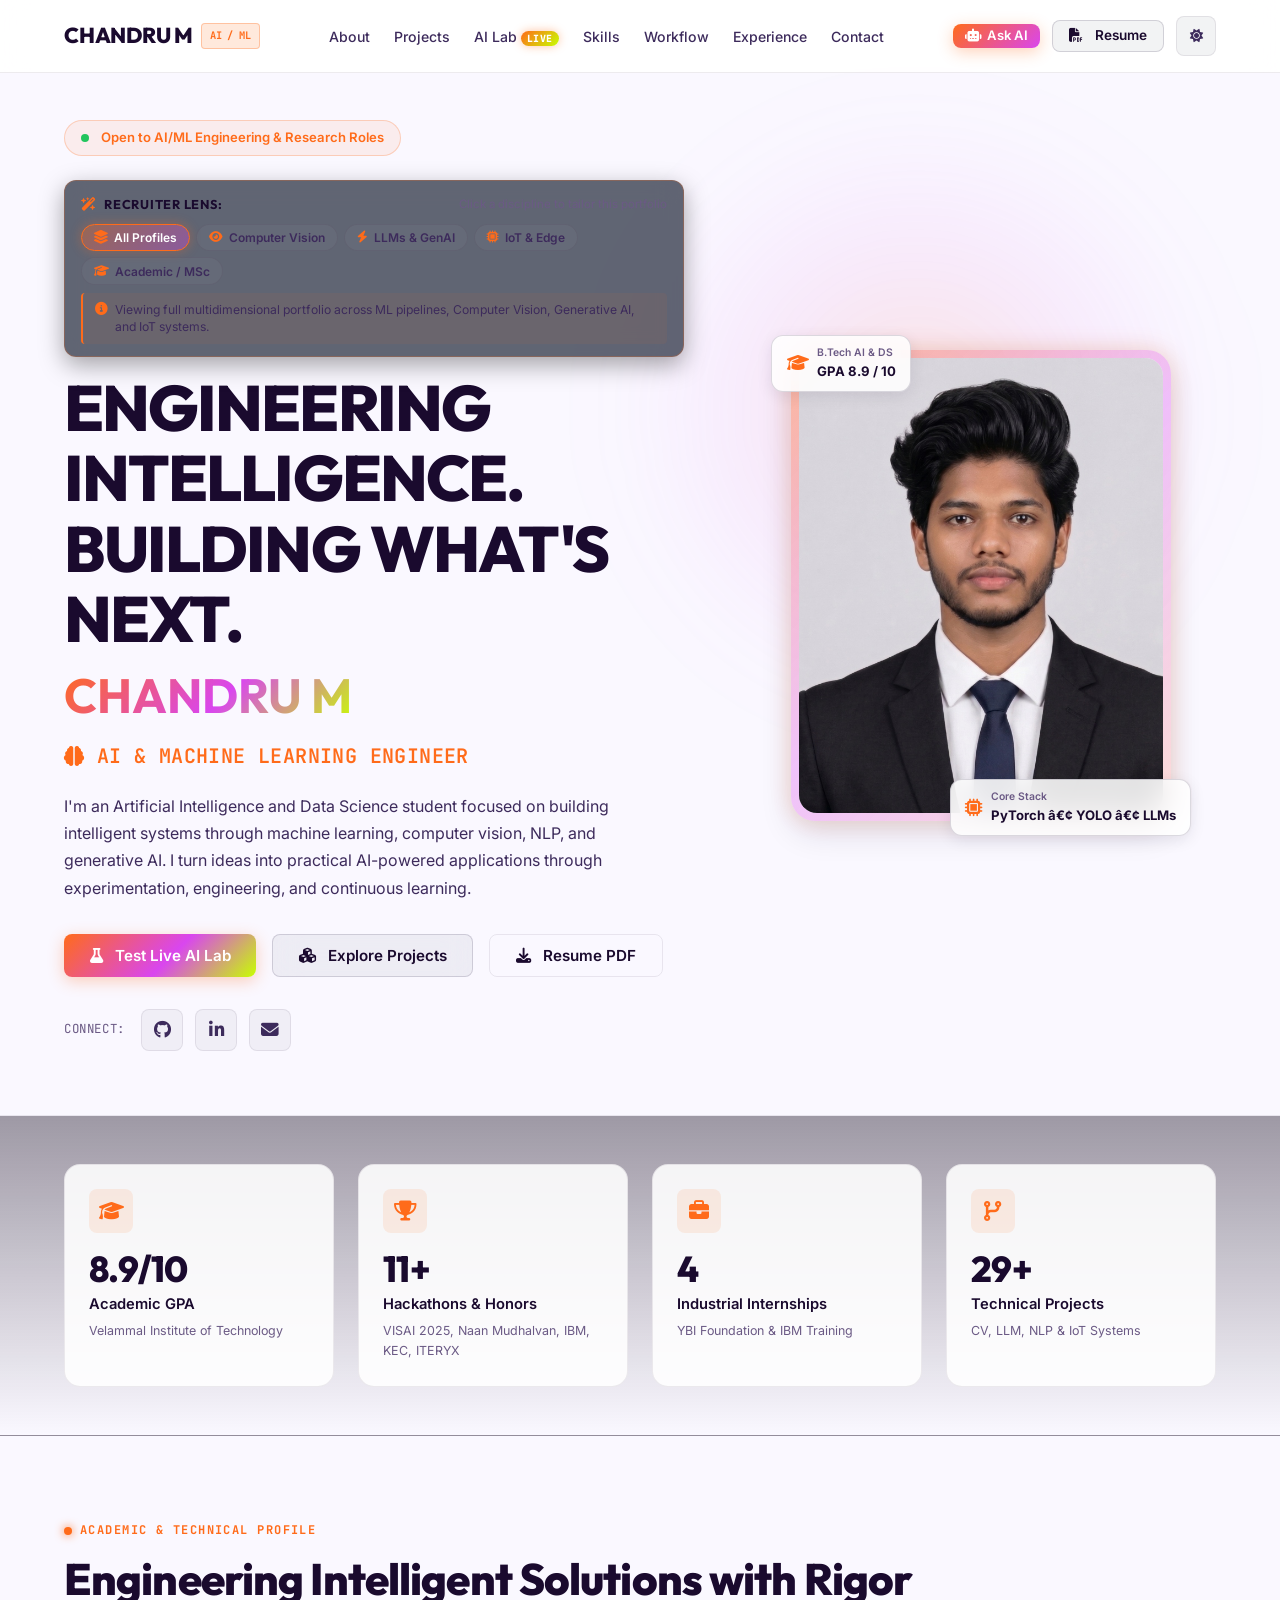
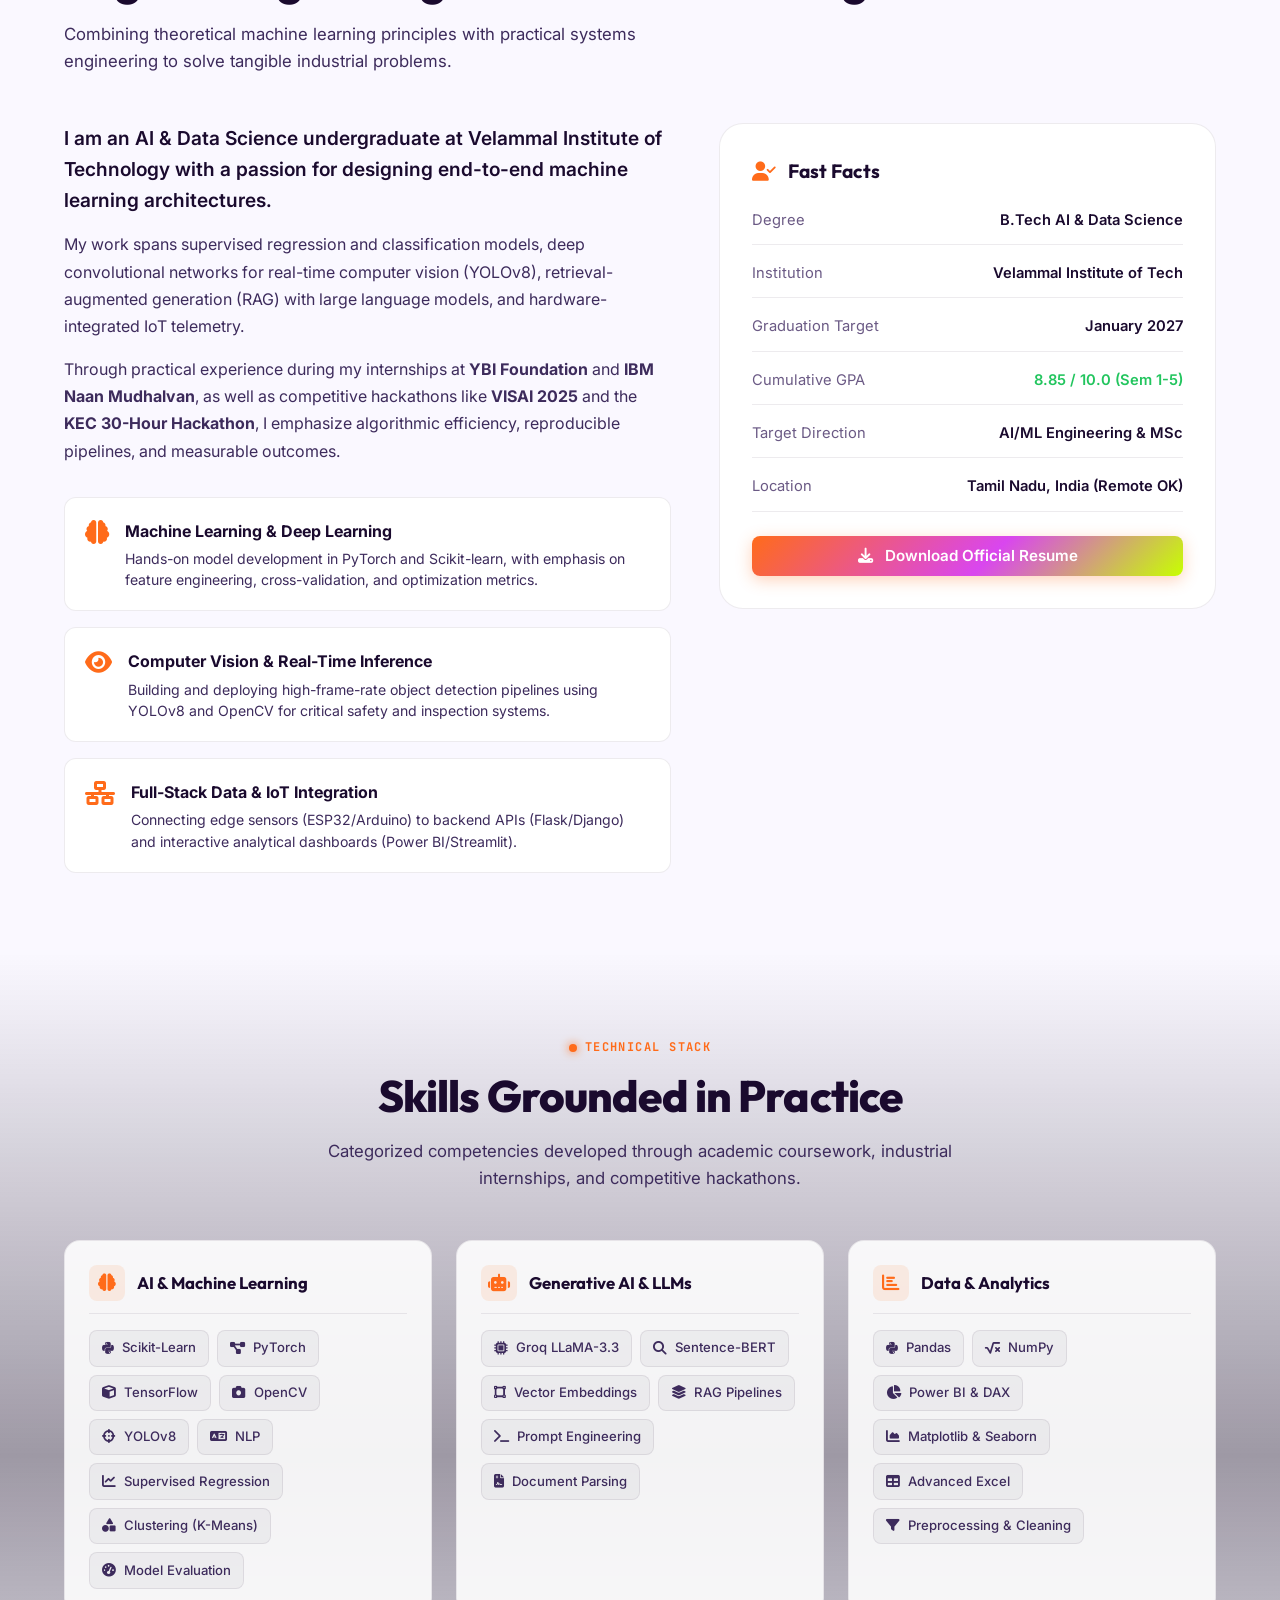
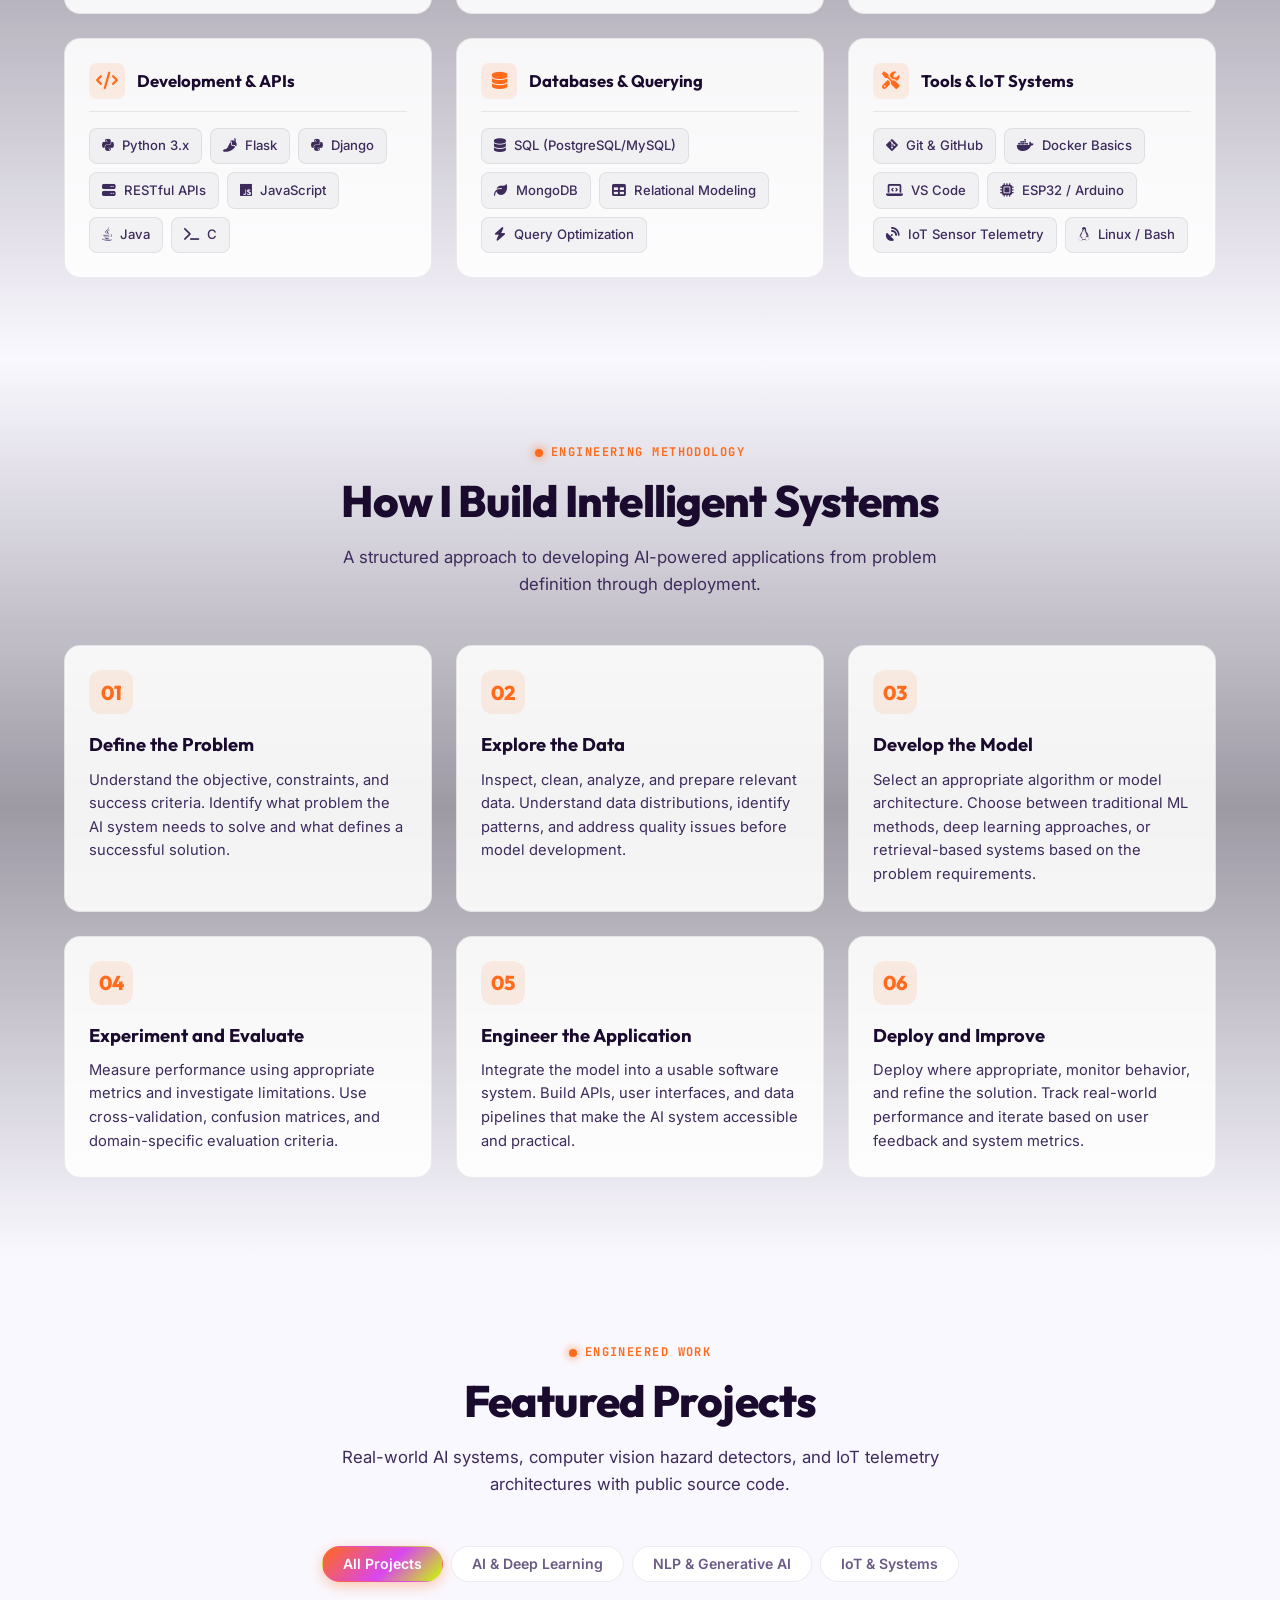
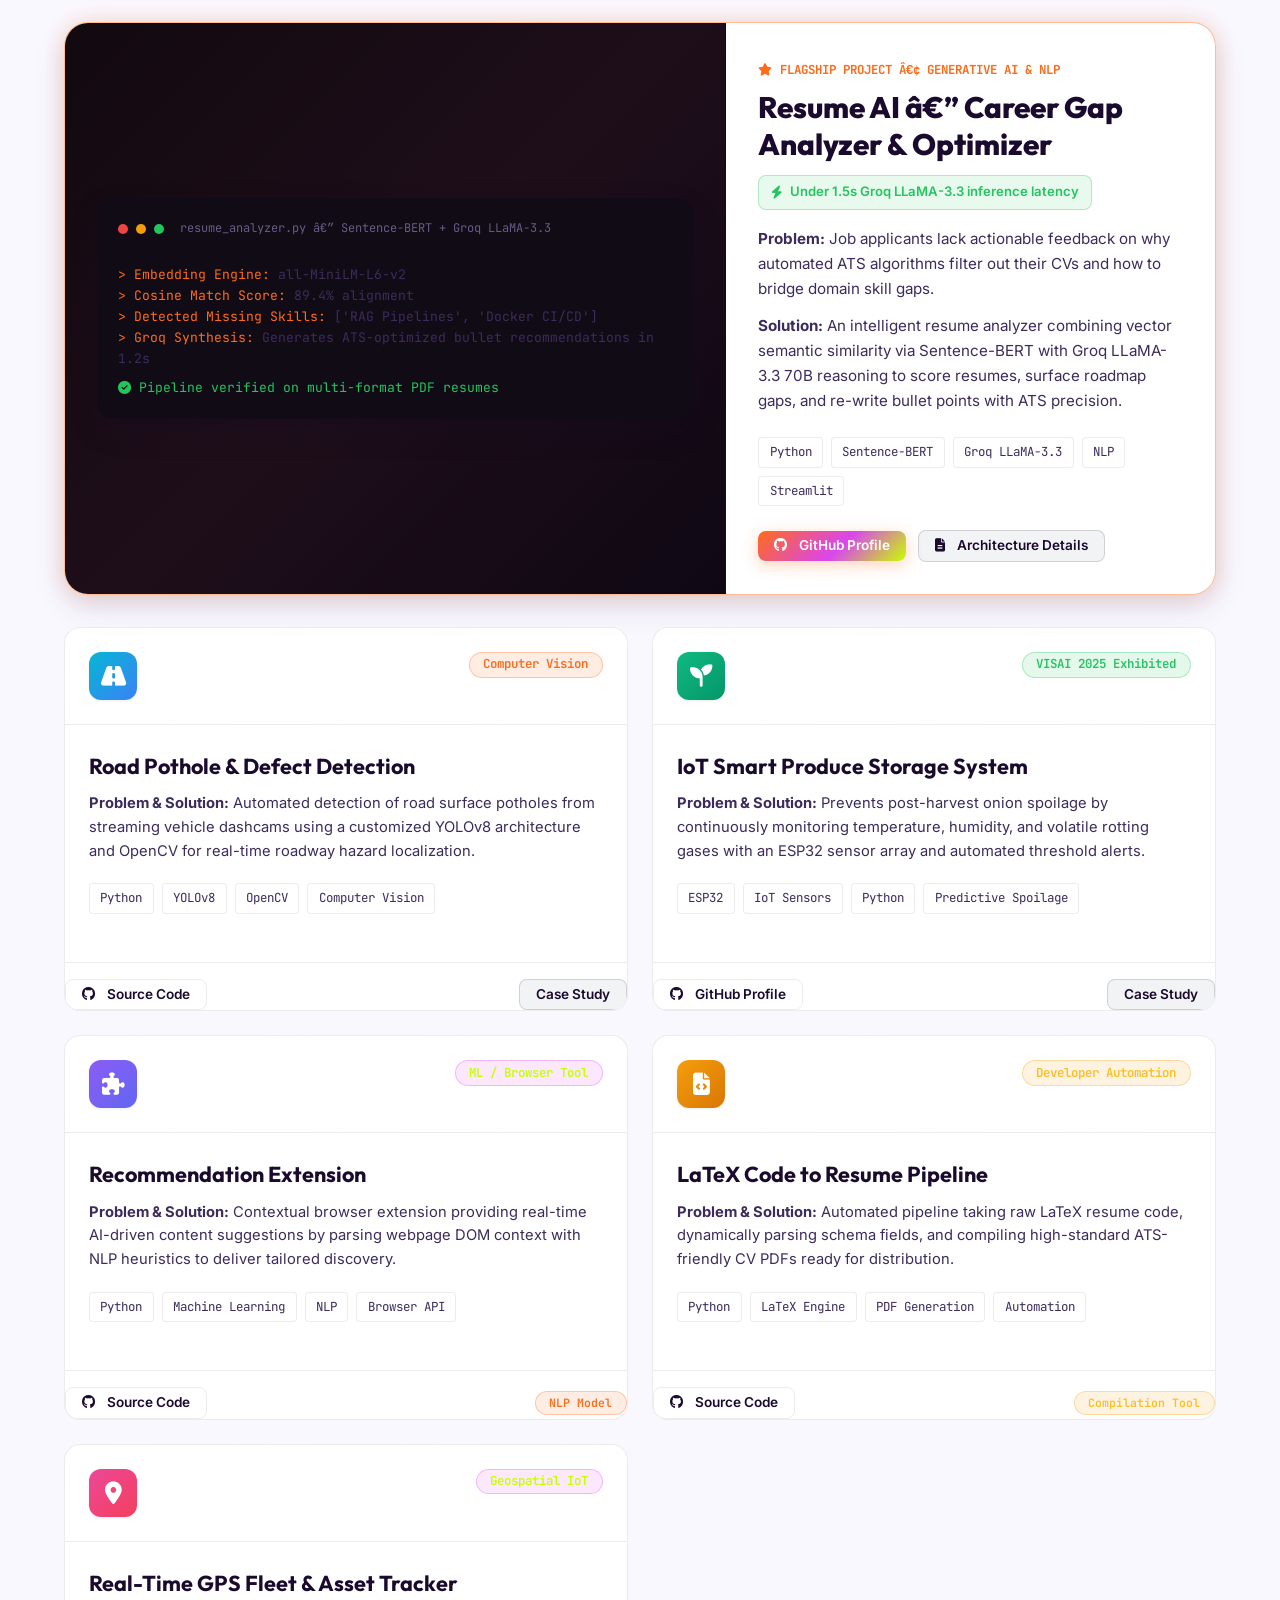
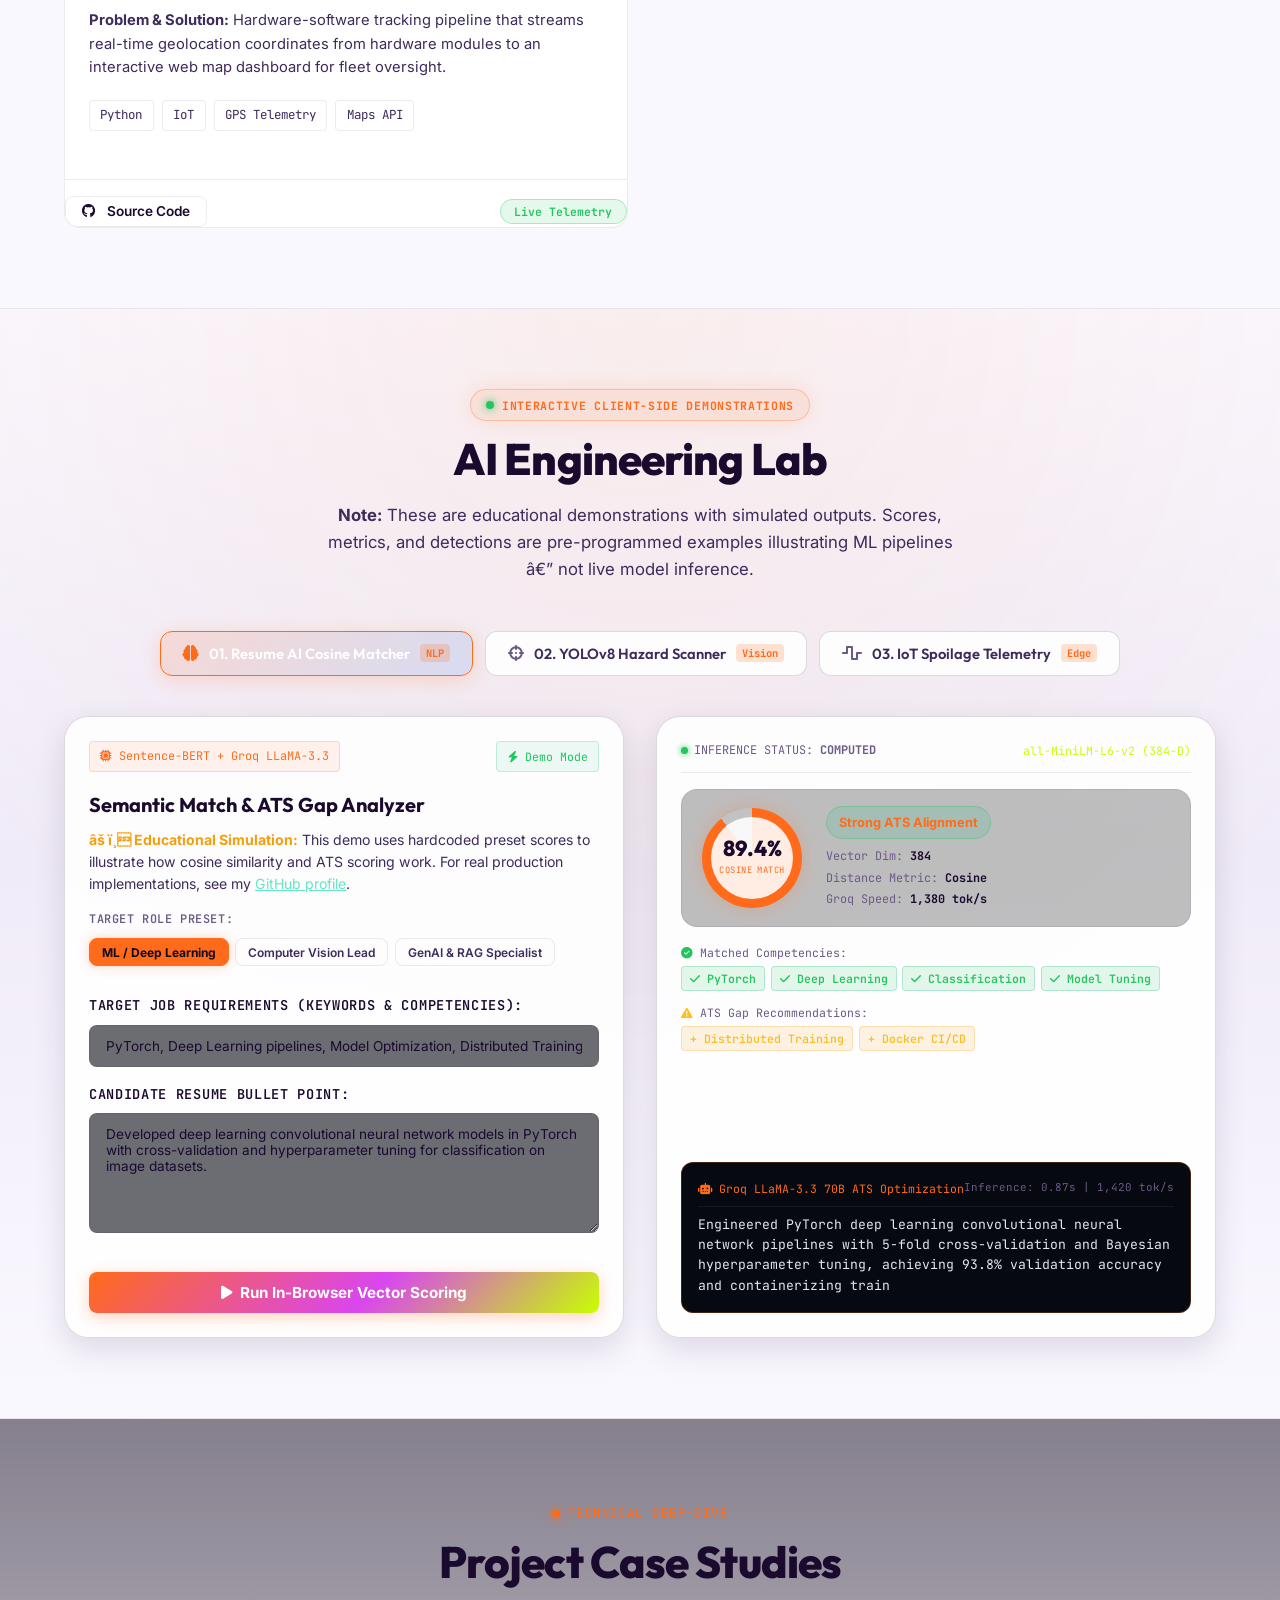
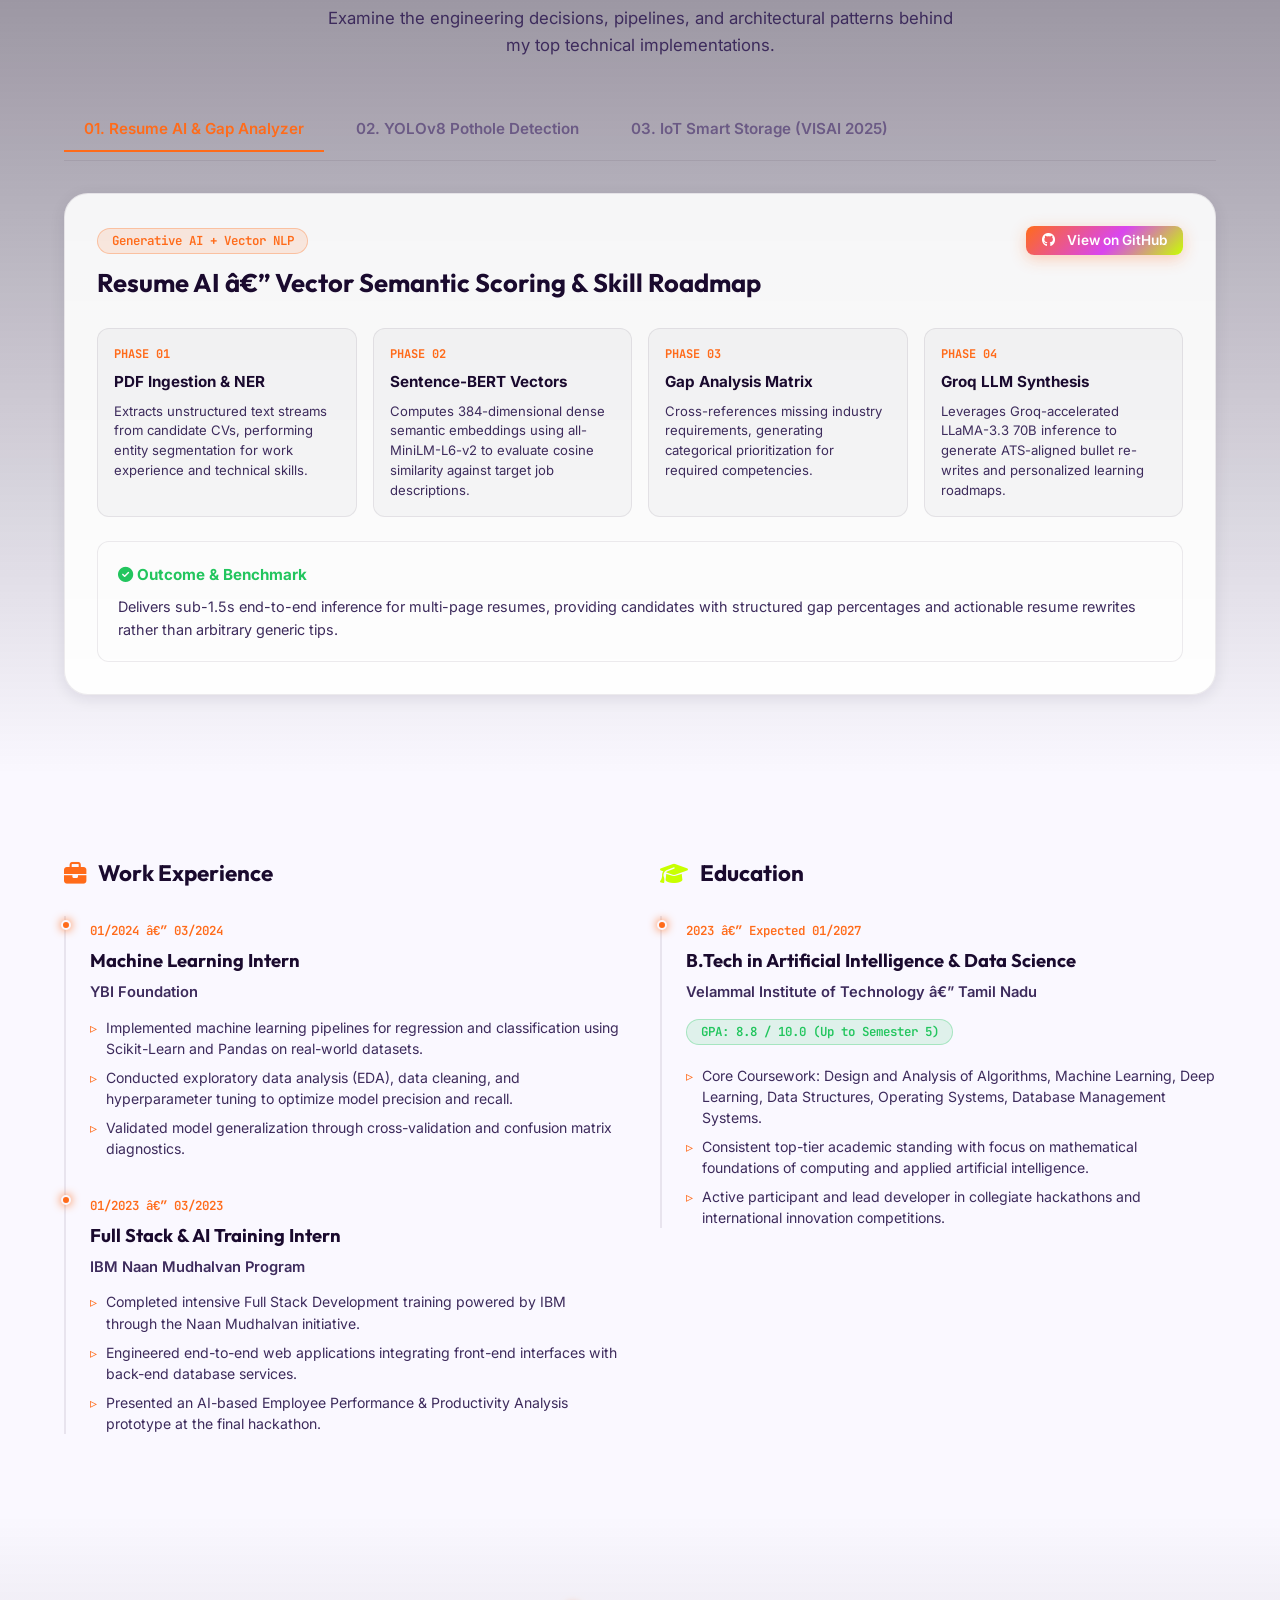
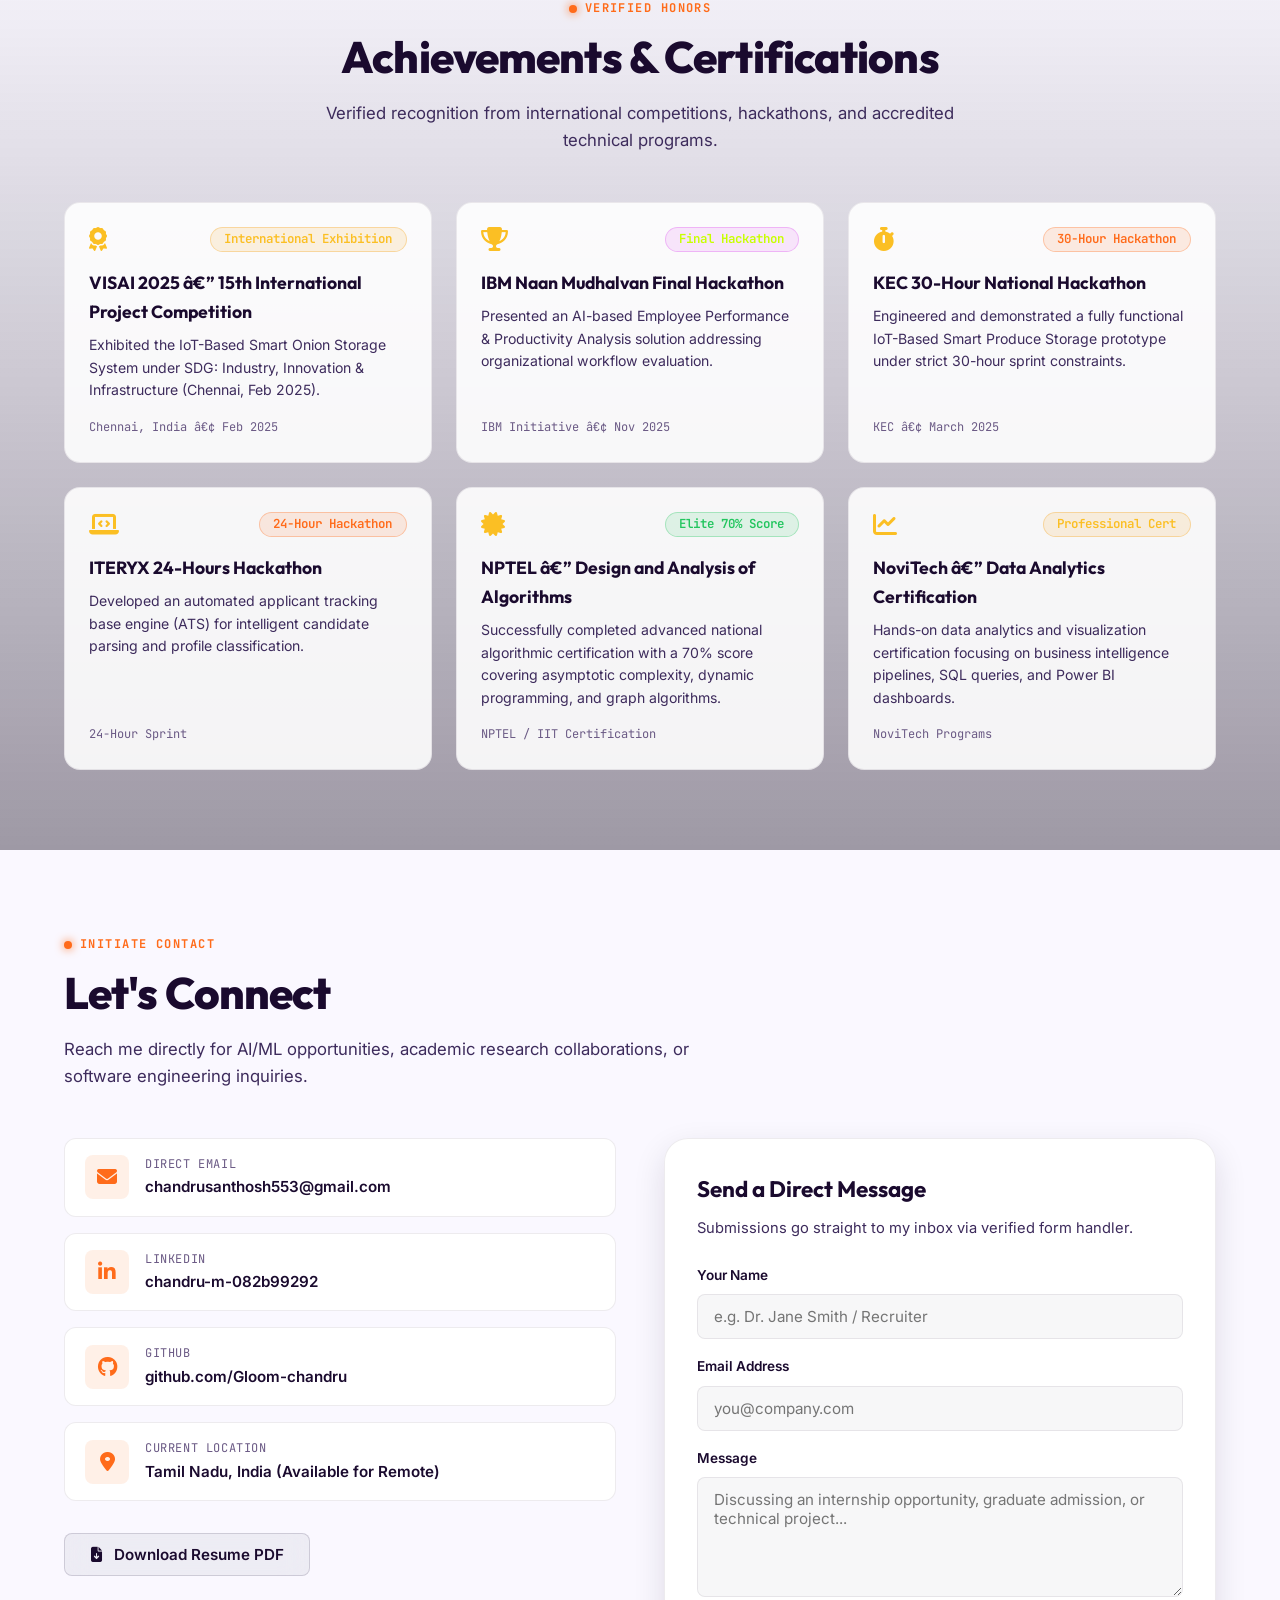
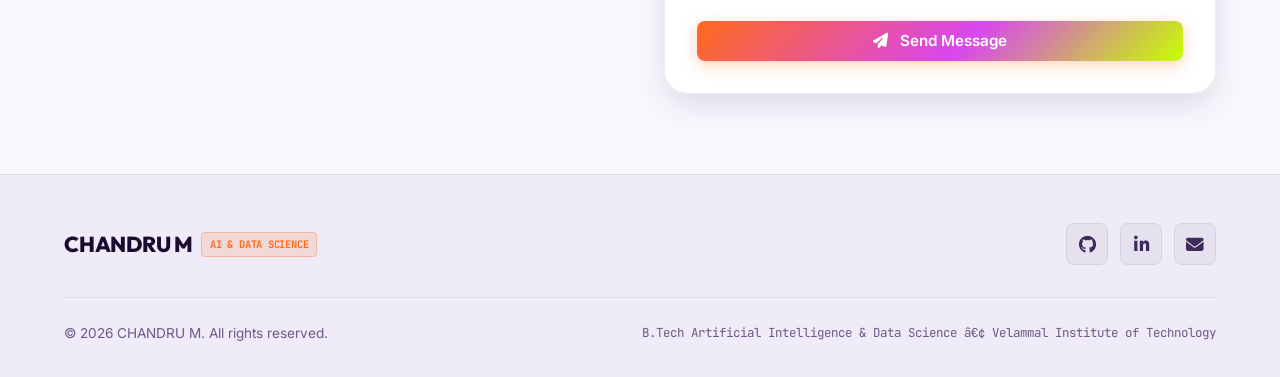
<file: index.html>
<!DOCTYPE html>
<html lang="en">
<head>
    <meta charset="UTF-8">
    <meta name="viewport" content="width=device-width, initial-scale=1.0">
    <meta name="description" content="Portfolio of CHANDRU M â€” AI & Data Science Engineer specializing in Machine Learning pipelines, Computer Vision (YOLOv8), Generative AI (LLMs & RAG), and IoT systems.">
    <meta name="keywords" content="Chandru M, AI Engineer, Machine Learning, Data Science, Portfolio, Computer Vision, YOLO, NLP, Deep Learning, Velammal Institute of Technology">
    <meta name="author" content="CHANDRU M">

    <!-- Open Graph Metadata -->
    <meta property="og:type" content="website">
    <meta property="og:title" content="CHANDRU M | AI & Machine Learning Engineer Portfolio">
    <meta property="og:description" content="AI & Data Science Student at Velammal Institute of Technology (GPA 8.8). Building ML models, LLM systems, computer vision hazard detection, and IoT telemetry solutions.">
    <meta property="og:image" content="https://portfolio-theta-two-5ifh65n141.vercel.app/profile.jpg">
    <meta property="og:url" content="https://portfolio-theta-two-5ifh65n141.vercel.app/">

    <!-- Twitter Card -->
    <meta name="twitter:card" content="summary_large_image">
    <meta name="twitter:title" content="CHANDRU M | AI & Machine Learning Engineer Portfolio">
    <meta name="twitter:description" content="AI & Machine Learning Engineer | Data Scientist specializing in Deep Learning, Computer Vision, and Generative AI.">
    <meta name="twitter:image" content="https://portfolio-theta-two-5ifh65n141.vercel.app/profile.jpg">

    <title>Chandru M | AI & Machine Learning Engineer Portfolio</title>
    
    <!-- Google Fonts -->
    <link rel="preconnect" href="https://fonts.googleapis.com">
    <link rel="preconnect" href="https://fonts.gstatic.com" crossorigin>
    <link href="https://fonts.googleapis.com/css2?family=Inter:wght@300;400;500;600;700&family=Outfit:wght@400;500;600;700;800&family=JetBrains+Mono:wght@400;500;600&display=swap" rel="stylesheet">
    
    <!-- Font Awesome Icons -->
    <link rel="stylesheet" href="https://cdnjs.cloudflare.com/ajax/libs/font-awesome/6.4.0/css/all.min.css">
    
    <!-- Core Design System CSS -->
    <link rel="stylesheet" href="style.css">

    <!-- JSON-LD Structured Data -->
    <script type="application/ld+json">
    {
      "@context": "https://schema.org",
      "@type": "Person",
      "name": "Chandru M",
      "jobTitle": "AI & Machine Learning Engineer",
      "alumniOf": {
        "@type": "CollegeOrUniversity",
        "name": "Velammal Institute of Technology"
      },
      "knowsAbout": ["Machine Learning", "Deep Learning", "Computer Vision", "Natural Language Processing", "Generative AI", "Python", "IoT"],
      "sameAs": [
        "https://www.linkedin.com/in/chandru-m-082b99292/",
        "https://github.com/Gloom-chandru"
      ]
    }
    </script>
</head>
<body>
    <a href="#hero" class="skip-link">Skip to main content</a>
    <!-- Subtle Scroll Progress -->
    <div class="scroll-progress" aria-hidden="true"></div>

    <!-- 1. NAVIGATION -->
    <nav id="navbar" aria-label="Main Navigation">
        <div class="container">
            <div class="nav-content">
                <a href="#hero" class="logo" aria-label="Chandru M - Home">
                    <span>CHANDRU M</span>
                    <span class="logo-badge">AI / ML</span>
                </a>

                <ul class="nav-links" id="navLinks">
                    <li><a href="#about">About</a></li>
                    <li><a href="#projects">Projects</a></li>
                    <li><a href="#ai-lab" class="nav-lab-link">AI Lab <span class="nav-novelty-pill">LIVE</span></a></li>
                    <li><a href="#skills">Skills</a></li>
                    <li><a href="#workflow">Workflow</a></li>
                    <li><a href="#experience">Experience</a></li>
                    <li><a href="#contact">Contact</a></li>
                </ul>

                <div class="nav-right">
                    <button class="btn btn-primary btn-sm nav-ai-btn" id="cmdPaletteBtn" title="Ask Portfolio AI (Ctrl+K)" aria-label="Open Portfolio AI Assistant" aria-haspopup="dialog">
                        <i class="fas fa-robot" aria-hidden="true"></i>
                        <span>Ask AI</span>
                    </button>
                    <a href="resume.pdf" class="btn btn-secondary btn-sm" download="CHANDRU_Resume.pdf" title="Download CV">
                        <i class="fas fa-file-pdf" aria-hidden="true"></i>
                        <span>Resume</span>
                    </a>
                    <button class="theme-toggle" id="themeToggle" title="Toggle dark/light theme" aria-label="Toggle theme">
                        <i class="fas fa-moon" aria-hidden="true"></i>
                    </button>
                    <button class="hamburger" id="hamburger" title="Toggle navigation menu" aria-label="Toggle menu" aria-expanded="false">
                        <span class="hamburger-line"></span>
                        <span class="hamburger-line"></span>
                        <span class="hamburger-line"></span>
                    </button>
                </div>
            </div>
        </div>
    </nav>

    <!-- 2. HERO SECTION -->
    <section id="hero" aria-labelledby="heroTitle">
        <div class="hero-background" aria-hidden="true">
            <canvas id="neuralCanvas" class="hero-neural-canvas"></canvas>
            <div class="hero-glow-orb"></div>
            <div class="hero-grid-mesh"></div>
        </div>

        <div class="container">
            <div class="hero-split">
                <!-- Left: Hero Text -->
                <div class="hero-text">
                    <div class="hero-status-pill">
                        <span class="pulse-dot"></span>
                        <span>Open to AI/ML Engineering & Research Roles</span>
                    </div>

                    <!-- NOVELTY 1: Recruiter Lens Role Customizer -->
                    <div class="recruiter-lens-box" id="recruiterLensBox">
                        <div class="lens-header">
                            <span class="lens-label-icon"><i class="fas fa-wand-magic-sparkles" aria-hidden="true"></i></span>
                            <span class="lens-label-text">Recruiter Lens:</span>
                            <span class="lens-hint">Click a discipline to tailor this portfolio</span>
                        </div>
                        <div class="lens-buttons" role="tablist" aria-label="Tailor Portfolio Track">
                            <button class="lens-btn active" data-lens="all" role="tab" aria-selected="true">
                                <i class="fas fa-layer-group" aria-hidden="true"></i> All Profiles
                            </button>
                            <button class="lens-btn" data-lens="cv" role="tab" aria-selected="false">
                                <i class="fas fa-eye" aria-hidden="true"></i> Computer Vision
                            </button>
                            <button class="lens-btn" data-lens="genai" role="tab" aria-selected="false">
                                <i class="fas fa-bolt" aria-hidden="true"></i> LLMs & GenAI
                            </button>
                            <button class="lens-btn" data-lens="iot" role="tab" aria-selected="false">
                                <i class="fas fa-microchip" aria-hidden="true"></i> IoT & Edge
                            </button>
                            <button class="lens-btn" data-lens="research" role="tab" aria-selected="false">
                                <i class="fas fa-graduation-cap" aria-hidden="true"></i> Academic / MSc
                            </button>
                        </div>
                        <div class="lens-intel-pill" id="lensIntelPill" aria-live="polite">
                            <i class="fas fa-info-circle" aria-hidden="true"></i>
                            <span id="lensIntelText">Viewing full multidimensional portfolio across ML pipelines, Computer Vision, Generative AI, and IoT systems.</span>
                        </div>
                    </div>

                    <h1 class="hero-title" id="heroTitle">
                        ENGINEERING INTELLIGENCE.<br>BUILDING WHAT'S NEXT.
                    </h1>

                    <p class="hero-name">
                        <span class="gradient-text">CHANDRU M</span>
                    </p>

                    <p class="hero-subtitle">
                        <i class="fas fa-brain" aria-hidden="true"></i> AI & MACHINE LEARNING ENGINEER
                    </p>

                    <p class="hero-description" id="heroDescription">
                        I'm an Artificial Intelligence and Data Science student focused on building intelligent systems through machine learning, computer vision, NLP, and generative AI. I turn ideas into practical AI-powered applications through experimentation, engineering, and continuous learning.
                    </p>

                    <div class="hero-buttons">
                        <a href="#ai-lab" class="btn btn-primary" id="heroLabBtn">
                            <i class="fas fa-flask" aria-hidden="true"></i> Test Live AI Lab
                        </a>
                        <a href="#projects" class="btn btn-secondary" id="heroProjectsBtn">
                            <i class="fas fa-cubes" aria-hidden="true"></i> Explore Projects
                        </a>
                        <a href="resume.pdf" class="btn btn-outline" download="CHANDRU_Resume.pdf" id="heroResumeBtn">
                            <i class="fas fa-download" aria-hidden="true"></i> Resume PDF
                        </a>
                    </div>

                    <div class="hero-social">
                        <span class="hero-social-label">Connect:</span>
                        <div class="social-links">
                            <a href="https://github.com/Gloom-chandru" class="social-icon" target="_blank" rel="noopener noreferrer" title="GitHub Profile" aria-label="GitHub">
                                <i class="fab fa-github" aria-hidden="true"></i>
                            </a>
                            <a href="https://www.linkedin.com/in/chandru-m-082b99292/" class="social-icon" target="_blank" rel="noopener noreferrer" title="LinkedIn Profile" aria-label="LinkedIn">
                                <i class="fab fa-linkedin-in" aria-hidden="true"></i>
                            </a>
                            <a href="mailto:chandrusanthosh553@gmail.com" class="social-icon" title="Direct Email" aria-label="Email">
                                <i class="fas fa-envelope" aria-hidden="true"></i>
                            </a>
                        </div>
                    </div>
                </div>

                <!-- Right: Profile Card & Tech Badges -->
                <div class="hero-profile">
                    <div class="profile-card-wrapper">
                        <div class="profile-frame">
                            <div class="profile-img-inner">
                                <img src="profile.jpg" alt="Chandru M - AI & Machine Learning Engineer" width="400" height="500" fetchpriority="high">
                            </div>
                        </div>

                        <!-- Floating Badges -->
                        <div class="floating-badge floating-badge-1" aria-label="Academic Standing">
                            <i class="fas fa-graduation-cap floating-badge-icon" aria-hidden="true"></i>
                            <div>
                                <div style="font-size: 0.65rem; color: var(--text-muted);">B.Tech AI & DS</div>
                                <div style="font-size: 0.82rem; font-weight: 700; color: var(--text-primary);">GPA 8.9 / 10</div>
                            </div>
                        </div>

                        <div class="floating-badge floating-badge-2" aria-label="Primary Stack">
                            <i class="fas fa-microchip floating-badge-icon" aria-hidden="true"></i>
                            <div>
                                <div style="font-size: 0.65rem; color: var(--text-muted);">Core Stack</div>
                                <div style="font-size: 0.82rem; font-weight: 700; color: var(--text-primary);">PyTorch â€¢ YOLO â€¢ LLMs</div>
                            </div>
                        </div>
                    </div>
                </div>
            </div>
        </div>
    </section>

    <!-- 3. PROOF / IMPACT STATS -->
    <section id="stats" aria-label="Key Qualifications & Verified Impact">
        <div class="container">
            <div class="stats-grid">
                <div class="stat-card">
                    <div class="stat-icon"><i class="fas fa-graduation-cap" aria-hidden="true"></i></div>
                    <div class="stat-number" data-target="8.9" data-suffix="/10">0</div>
                    <div class="stat-label">Academic GPA</div>
                    <div class="stat-sublabel">Velammal Institute of Technology</div>
                </div>

                <div class="stat-card">
                    <div class="stat-icon"><i class="fas fa-trophy" aria-hidden="true"></i></div>
                    <div class="stat-number" data-target="11" data-suffix="+">0</div>
                    <div class="stat-label">Hackathons & Honors</div>
                    <div class="stat-sublabel">VISAI 2025, Naan Mudhalvan, IBM, KEC, ITERYX</div>
                </div>

                <div class="stat-card">
                    <div class="stat-icon"><i class="fas fa-briefcase" aria-hidden="true"></i></div>
                    <div class="stat-number" data-target="4" data-suffix="">0</div>
                    <div class="stat-label">Industrial Internships</div>
                    <div class="stat-sublabel">YBI Foundation & IBM Training </div>
                </div>

                <div class="stat-card">
                    <div class="stat-icon"><i class="fas fa-code-branch" aria-hidden="true"></i></div>
                    <div class="stat-number" data-target="29" data-suffix="+">0</div>
                    <div class="stat-label">Technical Projects</div>
                    <div class="stat-sublabel">CV, LLM, NLP & IoT Systems</div>
                </div>
            </div>
        </div>
    </section>

    <!-- 4. ABOUT SECTION -->
    <section id="about" aria-labelledby="aboutHeading">
        <div class="container">
            <div class="section-header">
                <span class="section-label">Academic & Technical Profile</span>
                <h2 class="section-title" id="aboutHeading">Engineering Intelligent Solutions with Rigor</h2>
                <p class="section-subtitle">Combining theoretical machine learning principles with practical systems engineering to solve tangible industrial problems.</p>
            </div>

            <div class="about-grid">
                <div class="about-narrative">
                    <p class="about-lead">
                        I am an AI & Data Science undergraduate at Velammal Institute of Technology with a passion for designing end-to-end machine learning architectures.
                    </p>
                    <p class="about-body">
                        My work spans supervised regression and classification models, deep convolutional networks for real-time computer vision (YOLOv8), retrieval-augmented generation (RAG) with large language models, and hardware-integrated IoT telemetry.
                    </p>
                    <p class="about-body">
                        Through practical experience during my internships at <strong>YBI Foundation</strong> and <strong>IBM Naan Mudhalvan</strong>, as well as competitive hackathons like <strong>VISAI 2025</strong> and the <strong>KEC 30-Hour Hackathon</strong>, I emphasize algorithmic efficiency, reproducible pipelines, and measurable outcomes.
                    </p>

                    <div class="about-pillars">
                        <div class="pillar-card">
                            <i class="fas fa-brain pillar-icon" aria-hidden="true"></i>
                            <div>
                                <h3 class="pillar-title">Machine Learning & Deep Learning</h3>
                                <p class="pillar-desc">Hands-on model development in PyTorch and Scikit-learn, with emphasis on feature engineering, cross-validation, and optimization metrics.</p>
                            </div>
                        </div>

                        <div class="pillar-card">
                            <i class="fas fa-eye pillar-icon" aria-hidden="true"></i>
                            <div>
                                <h3 class="pillar-title">Computer Vision & Real-Time Inference</h3>
                                <p class="pillar-desc">Building and deploying high-frame-rate object detection pipelines using YOLOv8 and OpenCV for critical safety and inspection systems.</p>
                            </div>
                        </div>

                        <div class="pillar-card">
                            <i class="fas fa-network-wired pillar-icon" aria-hidden="true"></i>
                            <div>
                                <h3 class="pillar-title">Full-Stack Data & IoT Integration</h3>
                                <p class="pillar-desc">Connecting edge sensors (ESP32/Arduino) to backend APIs (Flask/Django) and interactive analytical dashboards (Power BI/Streamlit).</p>
                            </div>
                        </div>
                    </div>
                </div>

                <!-- Academic / Career Snapshot Card -->
                <div class="about-sidebar">
                    <h3 class="sidebar-title">
                        <i class="fas fa-user-check" style="color: var(--accent-cyan);" aria-hidden="true"></i>
                        Fast Facts
                    </h3>
                    <ul class="sidebar-meta-list">
                        <li class="sidebar-meta-item">
                            <span class="meta-label">Degree</span>
                            <span class="meta-value">B.Tech AI & Data Science</span>
                        </li>
                        <li class="sidebar-meta-item">
                            <span class="meta-label">Institution</span>
                            <span class="meta-value">Velammal Institute of Tech</span>
                        </li>
                        <li class="sidebar-meta-item">
                            <span class="meta-label">Graduation Target</span>
                            <span class="meta-value">January 2027</span>
                        </li>
                        <li class="sidebar-meta-item">
                            <span class="meta-label">Cumulative GPA</span>
                            <span class="meta-value" style="color: var(--accent-emerald);">8.85 / 10.0 (Sem 1-5)</span>
                        </li>
                        <li class="sidebar-meta-item">
                            <span class="meta-label">Target Direction</span>
                            <span class="meta-value">AI/ML Engineering & MSc</span>
                        </li>
                        <li class="sidebar-meta-item">
                            <span class="meta-label">Location</span>
                            <span class="meta-value">Tamil Nadu, India (Remote OK)</span>
                        </li>
                    </ul>

                    <div style="margin-top: var(--space-6);">
                        <a href="resume.pdf" class="btn btn-primary" style="width: 100%;" download="CHANDRU_Resume.pdf">
                            <i class="fas fa-download" aria-hidden="true"></i> Download Official Resume
                        </a>
                    </div>
                </div>
            </div>
        </div>
    </section>

    <!-- 5. SKILLS SECTION (Categorized Technical Stacks â€” No Arbitrary %) -->
    <section id="skills" aria-labelledby="skillsHeading">
        <div class="container">
            <div class="section-header text-center">
                <span class="section-label">Technical Stack</span>
                <h2 class="section-title" id="skillsHeading">Skills Grounded in Practice</h2>
                <p class="section-subtitle">Categorized competencies developed through academic coursework, industrial internships, and competitive hackathons.</p>
            </div>

            <div class="skills-container">
                <!-- Category 1: AI & ML -->
                <div class="skill-category-card">
                    <div class="category-header">
                        <div class="category-icon"><i class="fas fa-brain" aria-hidden="true"></i></div>
                        <h3 class="category-title">AI & Machine Learning</h3>
                    </div>
                    <div class="skills-badge-wrap">
                        <span class="tech-badge"><i class="fab fa-python" aria-hidden="true"></i> Scikit-Learn</span>
                        <span class="tech-badge"><i class="fas fa-project-diagram" aria-hidden="true"></i> PyTorch</span>
                        <span class="tech-badge"><i class="fas fa-cube" aria-hidden="true"></i> TensorFlow</span>
                        <span class="tech-badge"><i class="fas fa-camera" aria-hidden="true"></i> OpenCV</span>
                        <span class="tech-badge"><i class="fas fa-crosshairs" aria-hidden="true"></i> YOLOv8</span>
                        <span class="tech-badge"><i class="fas fa-language" aria-hidden="true"></i> NLP</span>
                        <span class="tech-badge"><i class="fas fa-chart-line" aria-hidden="true"></i> Supervised Regression</span>
                        <span class="tech-badge"><i class="fas fa-shapes" aria-hidden="true"></i> Clustering (K-Means)</span>
                        <span class="tech-badge"><i class="fas fa-tachometer-alt" aria-hidden="true"></i> Model Evaluation</span>
                    </div>
                </div>

                <!-- Category 2: Generative AI & NLP -->
                <div class="skill-category-card">
                    <div class="category-header">
                        <div class="category-icon"><i class="fas fa-robot" aria-hidden="true"></i></div>
                        <h3 class="category-title">Generative AI & LLMs</h3>
                    </div>
                    <div class="skills-badge-wrap">
                        <span class="tech-badge"><i class="fas fa-microchip" aria-hidden="true"></i> Groq LLaMA-3.3</span>
                        <span class="tech-badge"><i class="fas fa-search" aria-hidden="true"></i> Sentence-BERT</span>
                        <span class="tech-badge"><i class="fas fa-vector-square" aria-hidden="true"></i> Vector Embeddings</span>
                        <span class="tech-badge"><i class="fas fa-layer-group" aria-hidden="true"></i> RAG Pipelines</span>
                        <span class="tech-badge"><i class="fas fa-terminal" aria-hidden="true"></i> Prompt Engineering</span>
                        <span class="tech-badge"><i class="fas fa-file-contract" aria-hidden="true"></i> Document Parsing</span>
                    </div>
                </div>

                <!-- Category 3: Data & Analytics -->
                <div class="skill-category-card">
                    <div class="category-header">
                        <div class="category-icon"><i class="fas fa-chart-bar" aria-hidden="true"></i></div>
                        <h3 class="category-title">Data & Analytics</h3>
                    </div>
                    <div class="skills-badge-wrap">
                        <span class="tech-badge"><i class="fab fa-python" aria-hidden="true"></i> Pandas</span>
                        <span class="tech-badge"><i class="fas fa-square-root-alt" aria-hidden="true"></i> NumPy</span>
                        <span class="tech-badge"><i class="fas fa-chart-pie" aria-hidden="true"></i> Power BI & DAX</span>
                        <span class="tech-badge"><i class="fas fa-chart-area" aria-hidden="true"></i> Matplotlib & Seaborn</span>
                        <span class="tech-badge"><i class="fas fa-table" aria-hidden="true"></i> Advanced Excel</span>
                        <span class="tech-badge"><i class="fas fa-filter" aria-hidden="true"></i> Preprocessing & Cleaning</span>
                    </div>
                </div>

                <!-- Category 4: Development & APIs -->
                <div class="skill-category-card">
                    <div class="category-header">
                        <div class="category-icon"><i class="fas fa-code" aria-hidden="true"></i></div>
                        <h3 class="category-title">Development & APIs</h3>
                    </div>
                    <div class="skills-badge-wrap">
                        <span class="tech-badge"><i class="fab fa-python" aria-hidden="true"></i> Python 3.x</span>
                        <span class="tech-badge"><i class="fas fa-pepper-hot" aria-hidden="true"></i> Flask</span>
                        <span class="tech-badge"><i class="fab fa-python" aria-hidden="true"></i> Django</span>
                        <span class="tech-badge"><i class="fas fa-server" aria-hidden="true"></i> RESTful APIs</span>
                        <span class="tech-badge"><i class="fab fa-js" aria-hidden="true"></i> JavaScript</span>
                        <span class="tech-badge"><i class="fab fa-java" aria-hidden="true"></i> Java</span>
                        <span class="tech-badge"><i class="fas fa-terminal" aria-hidden="true"></i> C</span>
                    </div>
                </div>

                <!-- Category 5: Databases & Storage -->
                <div class="skill-category-card">
                    <div class="category-header">
                        <div class="category-icon"><i class="fas fa-database" aria-hidden="true"></i></div>
                        <h3 class="category-title">Databases & Querying</h3>
                    </div>
                    <div class="skills-badge-wrap">
                        <span class="tech-badge"><i class="fas fa-database" aria-hidden="true"></i> SQL (PostgreSQL/MySQL)</span>
                        <span class="tech-badge"><i class="fas fa-leaf" aria-hidden="true"></i> MongoDB</span>
                        <span class="tech-badge"><i class="fas fa-table" aria-hidden="true"></i> Relational Modeling</span>
                        <span class="tech-badge"><i class="fas fa-bolt" aria-hidden="true"></i> Query Optimization</span>
                    </div>
                </div>

                <!-- Category 6: Tools & Hardware/IoT -->
                <div class="skill-category-card">
                    <div class="category-header">
                        <div class="category-icon"><i class="fas fa-tools" aria-hidden="true"></i></div>
                        <h3 class="category-title">Tools & IoT Systems</h3>
                    </div>
                    <div class="skills-badge-wrap">
                        <span class="tech-badge"><i class="fab fa-git-alt" aria-hidden="true"></i> Git & GitHub</span>
                        <span class="tech-badge"><i class="fab fa-docker" aria-hidden="true"></i> Docker Basics</span>
                        <span class="tech-badge"><i class="fas fa-laptop-code" aria-hidden="true"></i> VS Code</span>
                        <span class="tech-badge"><i class="fas fa-microchip" aria-hidden="true"></i> ESP32 / Arduino</span>
                        <span class="tech-badge"><i class="fas fa-satellite-dish" aria-hidden="true"></i> IoT Sensor Telemetry</span>
                        <span class="tech-badge"><i class="fab fa-linux" aria-hidden="true"></i> Linux / Bash</span>
                    </div>
                </div>
            </div>
        </div>
    </section>

    <!-- 5.5 HOW I BUILD INTELLIGENT SYSTEMS WORKFLOW -->
    <section id="workflow" aria-labelledby="workflowHeading">
        <div class="container">
            <div class="section-header text-center">
                <span class="section-label">Engineering Methodology</span>
                <h2 class="section-title" id="workflowHeading">How I Build Intelligent Systems</h2>
                <p class="section-subtitle">A structured approach to developing AI-powered applications from problem definition through deployment.</p>
            </div>

            <div class="workflow-steps">
                <div class="workflow-step">
                    <div class="workflow-step-number">01</div>
                    <div class="workflow-step-content">
                        <h3 class="workflow-step-title">Define the Problem</h3>
                        <p class="workflow-step-desc">Understand the objective, constraints, and success criteria. Identify what problem the AI system needs to solve and what defines a successful solution.</p>
                    </div>
                </div>

                <div class="workflow-step">
                    <div class="workflow-step-number">02</div>
                    <div class="workflow-step-content">
                        <h3 class="workflow-step-title">Explore the Data</h3>
                        <p class="workflow-step-desc">Inspect, clean, analyze, and prepare relevant data. Understand data distributions, identify patterns, and address quality issues before model development.</p>
                    </div>
                </div>

                <div class="workflow-step">
                    <div class="workflow-step-number">03</div>
                    <div class="workflow-step-content">
                        <h3 class="workflow-step-title">Develop the Model</h3>
                        <p class="workflow-step-desc">Select an appropriate algorithm or model architecture. Choose between traditional ML methods, deep learning approaches, or retrieval-based systems based on the problem requirements.</p>
                    </div>
                </div>

                <div class="workflow-step">
                    <div class="workflow-step-number">04</div>
                    <div class="workflow-step-content">
                        <h3 class="workflow-step-title">Experiment and Evaluate</h3>
                        <p class="workflow-step-desc">Measure performance using appropriate metrics and investigate limitations. Use cross-validation, confusion matrices, and domain-specific evaluation criteria.</p>
                    </div>
                </div>

                <div class="workflow-step">
                    <div class="workflow-step-number">05</div>
                    <div class="workflow-step-content">
                        <h3 class="workflow-step-title">Engineer the Application</h3>
                        <p class="workflow-step-desc">Integrate the model into a usable software system. Build APIs, user interfaces, and data pipelines that make the AI system accessible and practical.</p>
                    </div>
                </div>

                <div class="workflow-step">
                    <div class="workflow-step-number">06</div>
                    <div class="workflow-step-content">
                        <h3 class="workflow-step-title">Deploy and Improve</h3>
                        <p class="workflow-step-desc">Deploy where appropriate, monitor behavior, and refine the solution. Track real-world performance and iterate based on user feedback and system metrics.</p>
                    </div>
                </div>
            </div>
        </div>
    </section>

    <!-- 6. FEATURED PROJECTS -->
    <section id="projects" aria-labelledby="projectsHeading">
        <div class="container">
            <div class="section-header text-center">
                <span class="section-label">Engineered Work</span>
                <h2 class="section-title" id="projectsHeading">Featured Projects</h2>
                <p class="section-subtitle">Real-world AI systems, computer vision hazard detectors, and IoT telemetry architectures with public source code.</p>
            </div>

            <!-- Filter Controls -->
            <div class="filter-buttons" role="tablist" aria-label="Project Categories">
                <button class="filter-btn active" data-filter="all" role="tab" aria-selected="true">All Projects</button>
                <button class="filter-btn" data-filter="ai" role="tab" aria-selected="false">AI & Deep Learning</button>
                <button class="filter-btn" data-filter="data" role="tab" aria-selected="false">NLP & Generative AI</button>
                <button class="filter-btn" data-filter="iot" role="tab" aria-selected="false">IoT & Systems</button>
            </div>

            <!-- PRIMARY FEATURED PROJECT: Resume AI -->
            <article class="featured-primary-card" data-category="ai data">
                <!-- Visual Showcase Mockup -->
                <div class="project-showcase-visual">
                    <div class="project-visual-mockup">
                        <div class="mockup-header">
                            <span class="mockup-dot red"></span>
                            <span class="mockup-dot yellow"></span>
                            <span class="mockup-dot green"></span>
                            <span class="mockup-title">resume_analyzer.py â€” Sentence-BERT + Groq LLaMA-3.3</span>
                        </div>
                        <div class="mockup-content">
                            <div><span class="mockup-code-highlight">> Embedding Engine:</span> all-MiniLM-L6-v2</div>
                            <div><span class="mockup-code-highlight">> Cosine Match Score:</span> 89.4% alignment</div>
                            <div><span class="mockup-code-highlight">> Detected Missing Skills:</span> ['RAG Pipelines', 'Docker CI/CD']</div>
                            <div><span class="mockup-code-highlight">> Groq Synthesis:</span> Generates ATS-optimized bullet recommendations in 1.2s</div>
                            <div style="margin-top: 8px; color: var(--accent-emerald);"><i class="fas fa-check-circle" aria-hidden="true"></i> Pipeline verified on multi-format PDF resumes</div>
                        </div>
                    </div>
                </div>

                <!-- Info Column -->
                <div class="featured-primary-info">
                    <div>
                        <span class="project-category-tag"><i class="fas fa-star" aria-hidden="true"></i> Flagship Project â€¢ Generative AI & NLP</span>
                        <h3 class="project-main-title">Resume AI â€” Career Gap Analyzer & Optimizer</h3>
                        
                        <div class="project-metrics-pill">
                            <i class="fas fa-bolt" aria-hidden="true"></i> Under 1.5s Groq LLaMA-3.3 inference latency
                        </div>

                        <div class="project-problem-solution">
                            <p class="project-block-desc">
                                <strong>Problem:</strong> Job applicants lack actionable feedback on why automated ATS algorithms filter out their CVs and how to bridge domain skill gaps.
                            </p>
                            <p class="project-block-desc">
                                <strong>Solution:</strong> An intelligent resume analyzer combining vector semantic similarity via Sentence-BERT with Groq LLaMA-3.3 70B reasoning to score resumes, surface roadmap gaps, and re-write bullet points with ATS precision.
                            </p>
                        </div>

                        <div class="project-tags">
                            <span class="project-tag">Python</span>
                            <span class="project-tag">Sentence-BERT</span>
                            <span class="project-tag">Groq LLaMA-3.3</span>
                            <span class="project-tag">NLP</span>
                            <span class="project-tag">Streamlit</span>
                        </div>
                    </div>

                    <div class="project-action-row">
                        <a href="https://github.com/Gloom-chandru" target="_blank" rel="noopener noreferrer" class="btn btn-primary btn-sm" title="Repository coming soon">
                            <i class="fab fa-github" aria-hidden="true"></i> GitHub Profile
                        </a>
                        <button class="btn btn-secondary btn-sm" data-open-modal="resume-ai">
                            <i class="fas fa-file-alt" aria-hidden="true"></i> Architecture Details
                        </button>
                    </div>
                </div>
            </article>

            <!-- SECONDARY & GRID PROJECTS -->
            <div class="projects-grid">
                <!-- Project 2: Road Pothole Detection -->
                <article class="project-card" data-category="ai">
                    <div class="project-card-header">
                        <div class="project-card-icon" style="background: linear-gradient(135deg, #06b6d4 0%, #3b82f6 100%);">
                            <i class="fas fa-road" aria-hidden="true"></i>
                        </div>
                        <span class="badge badge-cyan">Computer Vision</span>
                    </div>
                    <div class="project-card-body">
                        <h3 class="project-card-title">Road Pothole & Defect Detection</h3>
                        <p class="project-card-desc">
                            <strong>Problem & Solution:</strong> Automated detection of road surface potholes from streaming vehicle dashcams using a customized YOLOv8 architecture and OpenCV for real-time roadway hazard localization.
                        </p>
                        <div class="project-tags">
                            <span class="project-tag">Python</span>
                            <span class="project-tag">YOLOv8</span>
                            <span class="project-tag">OpenCV</span>
                            <span class="project-tag">Computer Vision</span>
                        </div>
                    </div>
                    <div class="project-card-footer">
                        <a href="https://github.com/Gloom-chandru/ROAD-PATHOLE-DETECTION" target="_blank" rel="noopener noreferrer" class="btn btn-outline btn-sm">
                            <i class="fab fa-github" aria-hidden="true"></i> Source Code
                        </a>
                        <button class="btn btn-secondary btn-sm" data-open-modal="pothole-detection">
                            Case Study
                        </button>
                    </div>
                </article>

                <!-- Project 3: IoT Smart Onion Storage System -->
                <article class="project-card" data-category="iot">
                    <div class="project-card-header">
                        <div class="project-card-icon" style="background: linear-gradient(135deg, #10b981 0%, #059669 100%);">
                            <i class="fas fa-seedling" aria-hidden="true"></i>
                        </div>
                        <span class="badge badge-emerald">VISAI 2025 Exhibited</span>
                    </div>
                    <div class="project-card-body">
                        <h3 class="project-card-title">IoT Smart Produce Storage System</h3>
                        <p class="project-card-desc">
                            <strong>Problem & Solution:</strong> Prevents post-harvest onion spoilage by continuously monitoring temperature, humidity, and volatile rotting gases with an ESP32 sensor array and automated threshold alerts.
                        </p>
                        <div class="project-tags">
                            <span class="project-tag">ESP32</span>
                            <span class="project-tag">IoT Sensors</span>
                            <span class="project-tag">Python</span>
                            <span class="project-tag">Predictive Spoilage</span>
                        </div>
                    </div>
                    <div class="project-card-footer">
                        <a href="https://github.com/Gloom-chandru" target="_blank" rel="noopener noreferrer" class="btn btn-outline btn-sm" title="Repository coming soon">
                            <i class="fab fa-github" aria-hidden="true"></i> GitHub Profile
                        </a>
                        <button class="btn btn-secondary btn-sm" data-open-modal="onion-storage">
                            Case Study
                        </button>
                    </div>
                </article>

                <!-- Project 4: Smart Recommendation Extension -->
                <article class="project-card" data-category="ai data">
                    <div class="project-card-header">
                        <div class="project-card-icon" style="background: linear-gradient(135deg, #8b5cf6 0%, #6366f1 100%);">
                            <i class="fas fa-puzzle-piece" aria-hidden="true"></i>
                        </div>
                        <span class="badge badge-purple">ML / Browser Tool</span>
                    </div>
                    <div class="project-card-body">
                        <h3 class="project-card-title">Recommendation Extension</h3>
                        <p class="project-card-desc">
                            <strong>Problem & Solution:</strong> Contextual browser extension providing real-time AI-driven content suggestions by parsing webpage DOM context with NLP heuristics to deliver tailored discovery.
                        </p>
                        <div class="project-tags">
                            <span class="project-tag">Python</span>
                            <span class="project-tag">Machine Learning</span>
                            <span class="project-tag">NLP</span>
                            <span class="project-tag">Browser API</span>
                        </div>
                    </div>
                    <div class="project-card-footer">
                        <a href="https://github.com/Gloom-chandru/RECOMMENDATION_EXTENSION" target="_blank" rel="noopener noreferrer" class="btn btn-outline btn-sm">
                            <i class="fab fa-github" aria-hidden="true"></i> Source Code
                        </a>
                        <span class="badge badge-cyan" style="font-size: 0.72rem;">NLP Model</span>
                    </div>
                </article>

                <!-- Project 5: LaTeX Code to Resume Generator -->
                <article class="project-card" data-category="data">
                    <div class="project-card-header">
                        <div class="project-card-icon" style="background: linear-gradient(135deg, #f59e0b 0%, #d97706 100%);">
                            <i class="fas fa-file-code" aria-hidden="true"></i>
                        </div>
                        <span class="badge badge-amber">Developer Automation</span>
                    </div>
                    <div class="project-card-body">
                        <h3 class="project-card-title">LaTeX Code to Resume Pipeline</h3>
                        <p class="project-card-desc">
                            <strong>Problem & Solution:</strong> Automated pipeline taking raw LaTeX resume code, dynamically parsing schema fields, and compiling high-standard ATS-friendly CV PDFs ready for distribution.
                        </p>
                        <div class="project-tags">
                            <span class="project-tag">Python</span>
                            <span class="project-tag">LaTeX Engine</span>
                            <span class="project-tag">PDF Generation</span>
                            <span class="project-tag">Automation</span>
                        </div>
                    </div>
                    <div class="project-card-footer">
                        <a href="https://github.com/Gloom-chandru/LATEX-CODE--TO-RESUME" target="_blank" rel="noopener noreferrer" class="btn btn-outline btn-sm">
                            <i class="fab fa-github" aria-hidden="true"></i> Source Code
                        </a>
                        <span class="badge badge-amber" style="font-size: 0.72rem;">Compilation Tool</span>
                    </div>
                </article>

                <!-- Project 6: Real-Time GPS Tracker -->
                <article class="project-card" data-category="iot">
                    <div class="project-card-header">
                        <div class="project-card-icon" style="background: linear-gradient(135deg, #ec4899 0%, #f43f5e 100%);">
                            <i class="fas fa-map-marker-alt" aria-hidden="true"></i>
                        </div>
                        <span class="badge badge-purple">Geospatial IoT</span>
                    </div>
                    <div class="project-card-body">
                        <h3 class="project-card-title">Real-Time GPS Fleet & Asset Tracker</h3>
                        <p class="project-card-desc">
                            <strong>Problem & Solution:</strong> Hardware-software tracking pipeline that streams real-time geolocation coordinates from hardware modules to an interactive web map dashboard for fleet oversight.
                        </p>
                        <div class="project-tags">
                            <span class="project-tag">Python</span>
                            <span class="project-tag">IoT</span>
                            <span class="project-tag">GPS Telemetry</span>
                            <span class="project-tag">Maps API</span>
                        </div>
                    </div>
                    <div class="project-card-footer">
                        <a href="https://github.com/Gloom-chandru/GPS_TRACKER" target="_blank" rel="noopener noreferrer" class="btn btn-outline btn-sm">
                            <i class="fab fa-github" aria-hidden="true"></i> Source Code
                        </a>
                        <span class="badge badge-emerald" style="font-size: 0.72rem;">Live Telemetry</span>
                    </div>
                </article>
            </div>
        </div>
    </section>

    <!-- 6.5 NOVELTY 2: INTERACTIVE AI ENGINEERING LAB (Live In-Browser Model Sandbox) -->
    <section id="ai-lab" class="ai-lab-section" aria-labelledby="aiLabHeading">
        <div class="container">
            <div class="section-header text-center">
                <div class="lab-pill-badge">
                    <span class="live-dot"></span>
                    <span>INTERACTIVE CLIENT-SIDE DEMONSTRATIONS</span>
                </div>
                <h2 class="section-title" id="aiLabHeading">AI Engineering Lab</h2>
                <p class="section-subtitle">
                    <strong>Note:</strong> These are educational demonstrations with simulated outputs. Scores, metrics, and detections are pre-programmed examples illustrating ML pipelines â€” not live model inference.
                </p>
            </div>

            <!-- Lab Tabs Switcher -->
            <div class="lab-nav-tabs" role="tablist" aria-label="Interactive AI Sandboxes">
                <button class="lab-tab-btn active" data-lab="resume" role="tab" aria-selected="true" id="tabLabResume">
                    <i class="fas fa-brain" aria-hidden="true"></i>
                    <span>01. Resume AI Cosine Matcher</span>
                    <span class="lab-tag-pulse">NLP</span>
                </button>
                <button class="lab-tab-btn" data-lab="yolo" role="tab" aria-selected="false" id="tabLabYolo">
                    <i class="fas fa-crosshairs" aria-hidden="true"></i>
                    <span>02. YOLOv8 Hazard Scanner</span>
                    <span class="lab-tag-pulse">Vision</span>
                </button>
                <button class="lab-tab-btn" data-lab="iot" role="tab" aria-selected="false" id="tabLabIot">
                    <i class="fas fa-wave-square" aria-hidden="true"></i>
                    <span>03. IoT Spoilage Telemetry</span>
                    <span class="lab-tag-pulse">Edge</span>
                </button>
            </div>

            <!-- LAB 1: RESUME AI VECTOR COSINE ENGINE -->
            <div class="lab-panel active" id="labPanelResume" role="tabpanel" aria-labelledby="tabLabResume">
                <div class="lab-grid-split">
                    <!-- Left: Control & Presets -->
                    <div class="lab-control-card">
                        <div class="lab-card-header">
                            <span class="lab-badge-engine"><i class="fas fa-microchip"></i> Sentence-BERT + Groq LLaMA-3.3</span>
                            <span class="lab-latency-chip" id="resumeLatencyChip"><i class="fas fa-bolt"></i> Demo Mode</span>
                        </div>
                        <h3 class="lab-subheading">Semantic Match & ATS Gap Analyzer</h3>
                        <p class="lab-desc">
                            <strong style="color: #f59e0b;">âš ï¸ Educational Simulation:</strong> This demo uses hardcoded preset scores to illustrate how cosine similarity and ATS scoring work. For real production implementations, see my <a href="https://github.com/Gloom-chandru" target="_blank" style="color: #62E6C4; text-decoration: underline;">GitHub profile</a>.
                        </p>

                        <!-- Role Presets -->
                        <div class="preset-selector-group">
                            <label class="lab-label">Target Role Preset:</label>
                            <div class="preset-buttons">
                                <button class="preset-btn active" data-preset="ml">ML / Deep Learning</button>
                                <button class="preset-btn" data-preset="cv">Computer Vision Lead</button>
                                <button class="preset-btn" data-preset="genai">GenAI & RAG Specialist</button>
                            </div>
                        </div>

                        <!-- Target Requirements & Candidate Input -->
                        <div class="form-group" style="margin-top: 1rem;">
                            <label class="lab-label" for="labJobDescInput">Target Job Requirements (Keywords & Competencies):</label>
                            <input type="text" id="labJobDescInput" class="form-control lab-input" value="PyTorch, Deep Learning pipelines, Model Optimization, Distributed Training, Scikit-learn, Docker CI/CD">
                        </div>

                        <div class="form-group">
                            <label class="lab-label" for="labResumeInput">Candidate Resume Bullet Point:</label>
                            <textarea id="labResumeInput" class="form-control lab-textarea" rows="3">Developed deep learning convolutional neural network models in PyTorch with cross-validation and hyperparameter tuning for classification on image datasets.</textarea>
                        </div>

                        <button class="btn btn-primary btn-lab-exec" id="btnRunResumeAI">
                            <i class="fas fa-play" aria-hidden="true"></i> Run In-Browser Vector Scoring
                        </button>
                    </div>

                    <!-- Right: Live Neural Output & Typewriter -->
                    <div class="lab-telemetry-card">
                        <div class="telemetry-top-bar">
                            <div class="telemetry-status">
                                <span class="status-indicator-dot online"></span>
                                <span>INFERENCE STATUS: <strong id="resumeEngineStatus">COMPUTED</strong></span>
                            </div>
                            <span class="telemetry-model">all-MiniLM-L6-v2 (384-D)</span>
                        </div>

                        <!-- Match Meter & Gauge -->
                        <div class="cosine-gauge-wrapper">
                            <div class="gauge-dial-container">
                                <div class="gauge-circular-bar" id="gaugeCircle">
                                    <div class="gauge-center-text">
                                        <span class="gauge-score" id="gaugeScoreText">89.4%</span>
                                        <span class="gauge-sub">COSINE MATCH</span>
                                    </div>
                                </div>
                            </div>
                            <div class="gauge-breakdown">
                                <div class="match-level-pill" id="matchLevelPill">Strong ATS Alignment</div>
                                <div class="vector-dimension-meta">
                                    <span>Vector Dim: <strong>384</strong></span>
                                    <span>Distance Metric: <strong>Cosine</strong></span>
                                    <span>Groq Speed: <strong>1,380 tok/s</strong></span>
                                </div>
                            </div>
                        </div>

                        <!-- Extracted Vectors & Gaps -->
                        <div class="semantic-tokens-container">
                            <div class="token-group">
                                <span class="token-group-label"><i class="fas fa-check-circle" style="color: var(--accent-emerald);"></i> Matched Competencies:</span>
                                <div class="token-chips" id="matchedTokensWrap">
                                    <span class="token-chip hit">PyTorch</span>
                                    <span class="token-chip hit">Deep Learning</span>
                                    <span class="token-chip hit">Classification</span>
                                    <span class="token-chip hit">Model Tuning</span>
                                </div>
                            </div>
                            <div class="token-group">
                                <span class="token-group-label"><i class="fas fa-exclamation-triangle" style="color: var(--accent-amber);"></i> ATS Gap Recommendations:</span>
                                <div class="token-chips" id="gapTokensWrap">
                                    <span class="token-chip gap">+ Distributed Training</span>
                                    <span class="token-chip gap">+ Docker CI/CD</span>
                                </div>
                            </div>
                        </div>

                        <!-- Groq Synthesis Stream -->
                        <div class="groq-terminal-output">
                            <div class="groq-header">
                                <span><i class="fas fa-robot"></i> Groq LLaMA-3.3 70B ATS Optimization</span>
                                <span class="groq-latency-badge" id="groqLatencyBadge">Generation: 0.92s</span>
                            </div>
                            <div class="groq-code-area" id="groqTypewriterOutput">
                                <span class="cursor-blink">|</span>
                            </div>
                        </div>
                    </div>
                </div>
            </div>

            <!-- LAB 2: YOLOV8 REAL-TIME HAZARD SCANNER -->
            <div class="lab-panel" id="labPanelYolo" role="tabpanel" aria-labelledby="tabLabYolo">
                <div class="lab-grid-split">
                    <!-- Left: Canvas Scanner Viewport -->
                    <div class="yolo-viewport-card">
                        <div class="viewport-hud-header">
                            <div class="hud-item"><span class="hud-label">ENGINE:</span> <span class="hud-val">YOLOv8 Edge Nano</span></div>
                            <div class="hud-item"><span class="hud-label">FPS:</span> <span class="hud-val text-emerald" id="yoloFpsCounter">Simulated</span></div>
                            <div class="hud-item"><span class="hud-label">LATENCY:</span> <span class="hud-val" id="yoloLatencyCounter">Demo</span></div>
                            <div class="hud-item"><span class="hud-label">DETECTIONS:</span> <span class="hud-val text-cyan" id="yoloCountLabel">2 Hazards</span></div>
                        </div>

                        <!-- Canvas Container -->
                        <div class="canvas-stage-wrapper">
                            <canvas id="yoloCanvas" width="600" height="400" aria-label="YOLOv8 Object Detection Preview"></canvas>
                            <div class="laser-scanner-line" id="laserScanLine"></div>
                            <div class="canvas-watermark">CHANDRU M â€¢ CV PIPELINE â€¢ LIVE CANVAS</div>
                        </div>

                        <div class="frame-selector-row">
                            <span class="frame-label"><i class="fas fa-images"></i> Select Test Frame:</span>
                            <div class="frame-btn-group">
                                <button class="frame-select-btn active" data-frame="frame1">01. Asphalt Pothole</button>
                                <button class="frame-select-btn" data-frame="frame2">02. Longitudinal Crevice</button>
                                <button class="frame-select-btn" data-frame="frame3">03. Wet Surface Void</button>
                            </div>
                        </div>
                    </div>

                    <!-- Right: Sliders & Detection Table -->
                    <div class="lab-control-card">
                        <div class="lab-card-header">
                            <span class="lab-badge-engine"><i class="fas fa-camera"></i> Detection Demo Controls</span>
                            <button class="btn btn-secondary btn-sm" id="btnRescanYolo"><i class="fas fa-sync-alt"></i> Sweep Laser Scan</button>
                        </div>
                        <h3 class="lab-subheading">Hyperparameter Tuning</h3>
                        <p class="lab-desc">
                            <strong style="color: #f59e0b;">âš ï¸ Educational Simulation:</strong> This demo uses pre-positioned bounding boxes rendered in canvas to show how object detection works. Actual inference latency and FPS are not measured. See my <a href="https://github.com/Gloom-chandru" target="_blank" style="color: #62E6C4; text-decoration: underline;">computer vision projects</a> for real implementations.
                        </p>

                        <!-- Sliders -->
                        <div class="slider-control-group">
                            <div class="slider-header-row">
                                <label for="sliderConfidence" class="lab-label">Confidence Threshold (Conf):</label>
                                <span class="slider-val-badge" id="valConfidenceBadge">65%</span>
                            </div>
                            <input type="range" id="sliderConfidence" min="20" max="95" value="65" class="custom-range-slider">
                        </div>

                        <div class="slider-control-group">
                            <div class="slider-header-row">
                                <label for="sliderIou" class="lab-label">Non-Maximum Suppression (IoU):</label>
                                <span class="slider-val-badge" id="valIouBadge">0.45</span>
                            </div>
                            <input type="range" id="sliderIou" min="10" max="85" value="45" class="custom-range-slider">
                        </div>

                        <!-- Checkbox Toggles -->
                        <div class="toggle-options-grid">
                            <label class="toggle-label">
                                <input type="checkbox" id="toggleBoxes" checked>
                                <span>Bounding Box Overlays</span>
                            </label>
                            <label class="toggle-label">
                                <input type="checkbox" id="toggleLabels" checked>
                                <span>Confidence Tags</span>
                            </label>
                            <label class="toggle-label">
                                <input type="checkbox" id="toggleScanEffect" checked>
                                <span>Laser Scan Line</span>
                            </label>
                        </div>

                        <!-- Active Detections Table -->
                        <div class="detection-telemetry-box">
                            <div class="telemetry-table-title"><i class="fas fa-list-check"></i> Localized Detections (Live Output)</div>
                            <div class="detection-items-list" id="detectionItemsList">
                                <!-- Populated dynamically -->
                            </div>
                        </div>
                    </div>
                </div>
            </div>

            <!-- LAB 3: IOT SMART STORAGE & TELEMETRY ENGINE -->
            <div class="lab-panel" id="labPanelIot" role="tabpanel" aria-labelledby="tabLabIot">
                <div class="lab-grid-split">
                    <!-- Left: Oscilloscope Telemetry Graph -->
                    <div class="iot-graph-card">
                        <div class="iot-graph-header">
                            <div>
                                <span class="lab-badge-engine"><i class="fas fa-satellite-dish"></i> ESP32 MQTT Telemetry</span>
                                <h3 class="lab-subheading" style="margin-top: 4px;">Storage Microclimate Oscilloscope</h3>
                            </div>
                            <div class="oscilloscope-legends">
                                <span class="legend-item"><span class="legend-color cyan"></span> Temp (Â°C)</span>
                                <span class="legend-item"><span class="legend-color blue"></span> Humidity (%)</span>
                                <span class="legend-item"><span class="legend-color amber"></span> NH3 Gas (ppm)</span>
                            </div>
                        </div>

                        <!-- Canvas Oscilloscope -->
                        <div class="oscilloscope-canvas-wrap">
                            <canvas id="iotOscilloscopeCanvas" width="600" height="240" aria-label="Simulated IoT Telemetry Display"></canvas>
                        </div>

                        <!-- System Status Row -->
                        <div class="iot-actuator-bar">
                            <div class="actuator-item">
                                <span class="actuator-label">VENTILATION RELAY:</span>
                                <span class="actuator-badge" id="iotFanStatus"><i class="fas fa-fan"></i> STANDBY (0 RPM)</span>
                            </div>
                            <div class="actuator-item">
                                <span class="actuator-label">MQTT DISPATCH:</span>
                                <span class="actuator-badge" id="iotMqttStatus"><i class="fas fa-check-circle"></i> PACKET OK (200)</span>
                            </div>
                            <div class="actuator-item">
                                <span class="actuator-label">SPOILAGE RISK:</span>
                                <span class="actuator-badge" id="iotRiskLevelBadge">18% (OPTIMAL)</span>
                            </div>
                        </div>
                    </div>

                    <!-- Right: Interactive Sensor Sliders & Emergency Simulator -->
                    <div class="lab-control-card">
                        <div class="lab-card-header">
                            <span class="lab-badge-engine"><i class="fas fa-sliders-h"></i> Environmental Telemetry Inputs</span>
                            <span class="badge badge-emerald">VISAI 2025 Architecture</span>
                        </div>
                        <h3 class="lab-subheading">Produce Silo Telemetry Adjuster</h3>
                        <p class="lab-desc">
                            <strong style="color: #f59e0b;">âš ï¸ Educational Simulation:</strong> This demo uses JavaScript calculations to visualize telemetry concepts. No ESP32 hardware is connected. For real IoT projects with actual sensor hardware, see my <a href="https://github.com/Gloom-chandru" target="_blank" style="color: #62E6C4; text-decoration: underline;">GitHub profile</a>.
                        </p>

                        <!-- Presets for fast demonstration -->
                        <div class="preset-selector-group">
                            <label class="lab-label">Quick Scenario Presets:</label>
                            <div class="preset-buttons">
                                <button class="preset-btn active" id="btnIotNormal">Normal (Safe)</button>
                                <button class="preset-btn" id="btnIotHumidity">Moisture Drift</button>
                                <button class="preset-btn" id="btnIotRot">Rot Outbreak</button>
                            </div>
                        </div>

                        <!-- Sensor Sliders -->
                        <div class="slider-control-group">
                            <div class="slider-header-row">
                                <label for="sliderTemp" class="lab-label"><i class="fas fa-temperature-high" style="color: var(--accent-cyan);"></i> Temperature (Â°C):</label>
                                <span class="slider-val-badge" id="valTempBadge">22 Â°C</span>
                            </div>
                            <input type="range" id="sliderTemp" min="5" max="45" value="22" class="custom-range-slider">
                        </div>

                        <div class="slider-control-group">
                            <div class="slider-header-row">
                                <label for="sliderHumidity" class="lab-label"><i class="fas fa-tint" style="color: var(--accent-blue);"></i> Relative Humidity (%):</label>
                                <span class="slider-val-badge" id="valHumidityBadge">58 %</span>
                            </div>
                            <input type="range" id="sliderHumidity" min="20" max="98" value="58" class="custom-range-slider">
                        </div>

                        <div class="slider-control-group">
                            <div class="slider-header-row">
                                <label for="sliderGas" class="lab-label"><i class="fas fa-smog" style="color: var(--accent-amber);"></i> NH3 / Rotten Gas (ppm):</label>
                                <span class="slider-val-badge" id="valGasBadge">18 ppm</span>
                            </div>
                            <input type="range" id="sliderGas" min="5" max="150" value="18" class="custom-range-slider">
                        </div>

                        <!-- System Warning Alert Box -->
                        <div class="iot-alert-box safe" id="iotAlertBox">
                            <i class="fas fa-shield-alt" id="iotAlertIcon"></i>
                            <div>
                                <h4 id="iotAlertTitle">All Systems Nominal</h4>
                                <p id="iotAlertDesc">Microclimate stable. Microbial decomposition gases well below safety thresholds (18/45 ppm threshold).</p>
                            </div>
                        </div>
                    </div>
                </div>
            </div>
        </div>
    </section>

    <!-- 7. PROJECT CASE STUDIES (Interactive Architecture Deep-Dive) -->
    <section id="case-studies" aria-labelledby="caseHeading">
        <div class="container">
            <div class="section-header text-center">
                <span class="section-label">Technical Deep-Dive</span>
                <h2 class="section-title" id="caseHeading">Project Case Studies</h2>
                <p class="section-subtitle">Examine the engineering decisions, pipelines, and architectural patterns behind my top technical implementations.</p>
            </div>

            <!-- Case Study Tabs -->
            <div class="case-study-tabs" role="tablist">
                <button class="case-tab-btn active" data-target="case-resume" role="tab" aria-selected="true">
                    01. Resume AI & Gap Analyzer
                </button>
                <button class="case-tab-btn" data-target="case-pothole" role="tab" aria-selected="false">
                    02. YOLOv8 Pothole Detection
                </button>
                <button class="case-tab-btn" data-target="case-storage" role="tab" aria-selected="false">
                    03. IoT Smart Storage (VISAI 2025)
                </button>
            </div>

            <!-- Case 1: Resume AI -->
            <div class="case-study-content active" id="case-resume" role="tabpanel">
                <div style="display: flex; justify-content: space-between; align-items: flex-start; margin-bottom: var(--space-4); flex-wrap: wrap; gap: 1rem;">
                    <div>
                        <span class="badge badge-cyan" style="margin-bottom: 0.5rem;">Generative AI + Vector NLP</span>
                        <h3 style="font-family: var(--font-heading); font-size: 1.6rem; color: var(--text-primary);">Resume AI â€” Vector Semantic Scoring & Skill Roadmap</h3>
                    </div>
                    <a href="https://github.com/Gloom-chandru" target="_blank" rel="noopener noreferrer" class="btn btn-primary btn-sm" title="Repository coming soon">
                        <i class="fab fa-github" aria-hidden="true"></i> View on GitHub
                    </a>
                </div>

                <div class="case-pipeline-grid">
                    <div class="pipeline-step">
                        <div class="pipeline-step-num">PHASE 01</div>
                        <h4 class="pipeline-step-title">PDF Ingestion & NER</h4>
                        <p class="pipeline-step-desc">Extracts unstructured text streams from candidate CVs, performing entity segmentation for work experience and technical skills.</p>
                    </div>

                    <div class="pipeline-step">
                        <div class="pipeline-step-num">PHASE 02</div>
                        <h4 class="pipeline-step-title">Sentence-BERT Vectors</h4>
                        <p class="pipeline-step-desc">Computes 384-dimensional dense semantic embeddings using all-MiniLM-L6-v2 to evaluate cosine similarity against target job descriptions.</p>
                    </div>

                    <div class="pipeline-step">
                        <div class="pipeline-step-num">PHASE 03</div>
                        <h4 class="pipeline-step-title">Gap Analysis Matrix</h4>
                        <p class="pipeline-step-desc">Cross-references missing industry requirements, generating categorical prioritization for required competencies.</p>
                    </div>

                    <div class="pipeline-step">
                        <div class="pipeline-step-num">PHASE 04</div>
                        <h4 class="pipeline-step-title">Groq LLM Synthesis</h4>
                        <p class="pipeline-step-desc">Leverages Groq-accelerated LLaMA-3.3 70B inference to generate ATS-aligned bullet re-writes and personalized learning roadmaps.</p>
                    </div>
                </div>

                <div style="background: rgba(255, 255, 255, 0.02); border: 1px solid var(--border-subtle); border-radius: var(--radius-md); padding: var(--space-5); margin-top: var(--space-4);">
                    <h4 style="font-size: 0.95rem; font-weight: 700; color: var(--accent-emerald); margin-bottom: var(--space-2);">
                        <i class="fas fa-check-circle" aria-hidden="true"></i> Outcome & Benchmark
                    </h4>
                    <p style="font-size: 0.9rem; color: var(--text-secondary); line-height: 1.6;">
                        Delivers sub-1.5s end-to-end inference for multi-page resumes, providing candidates with structured gap percentages and actionable resume rewrites rather than arbitrary generic tips.
                    </p>
                </div>
            </div>

            <!-- Case 2: Pothole Detection -->
            <div class="case-study-content" id="case-pothole" role="tabpanel">
                <div style="display: flex; justify-content: space-between; align-items: flex-start; margin-bottom: var(--space-4); flex-wrap: wrap; gap: 1rem;">
                    <div>
                        <span class="badge badge-purple" style="margin-bottom: 0.5rem;">Deep Learning & Edge CV</span>
                        <h3 style="font-family: var(--font-heading); font-size: 1.6rem; color: var(--text-primary);">Road Pothole Detection & Real-Time Video Localization</h3>
                    </div>
                    <a href="https://github.com/Gloom-chandru/ROAD-PATHOLE-DETECTION" target="_blank" rel="noopener noreferrer" class="btn btn-primary btn-sm">
                        <i class="fab fa-github" aria-hidden="true"></i> View on GitHub
                    </a>
                </div>

                <div class="case-pipeline-grid">
                    <div class="pipeline-step">
                        <div class="pipeline-step-num">PHASE 01</div>
                        <h4 class="pipeline-step-title">Dataset Preparation</h4>
                        <p class="pipeline-step-desc">Curated and annotated asphalt surface defects across variable weather conditions and lens distortions.</p>
                    </div>

                    <div class="pipeline-step">
                        <div class="pipeline-step-num">PHASE 02</div>
                        <h4 class="pipeline-step-title">YOLOv8 Architecture</h4>
                        <p class="pipeline-step-desc">Trained a lightweight YOLOv8 convolutional backbone designed for edge vehicle hardware with anchor-free bounding boxes.</p>
                    </div>

                    <div class="pipeline-step">
                        <div class="pipeline-step-num">PHASE 03</div>
                        <h4 class="pipeline-step-title">OpenCV Video Stream</h4>
                        <p class="pipeline-step-desc">Processes incoming camera feed at 30+ frames per second with spatial non-maximum suppression (NMS).</p>
                    </div>

                    <div class="pipeline-step">
                        <div class="pipeline-step-num">PHASE 04</div>
                        <h4 class="pipeline-step-title">Warning Dispatch</h4>
                        <p class="pipeline-step-desc">Flags detected hazard coordinates with bounding confidence overlays for municipal road reporting.</p>
                    </div>
                </div>

                <div style="background: rgba(255, 255, 255, 0.02); border: 1px solid var(--border-subtle); border-radius: var(--radius-md); padding: var(--space-5); margin-top: var(--space-4);">
                    <h4 style="font-size: 0.95rem; font-weight: 700; color: var(--accent-emerald); margin-bottom: var(--space-2);">
                        <i class="fas fa-check-circle" aria-hidden="true"></i> Outcome & Benchmark
                    </h4>
                    <p style="font-size: 0.9rem; color: var(--text-secondary); line-height: 1.6;">
                        Maintains real-time detection on standard video streams with robust accuracy on varying pavement shadows, reducing false positives in road maintenance operations.
                    </p>
                </div>
            </div>

            <!-- Case 3: IoT Smart Storage -->
            <div class="case-study-content" id="case-storage" role="tabpanel">
                <div style="display: flex; justify-content: space-between; align-items: flex-start; margin-bottom: var(--space-4); flex-wrap: wrap; gap: 1rem;">
                    <div>
                        <span class="badge badge-emerald" style="margin-bottom: 0.5rem;">IoT & Predictive Telemetry</span>
                        <h3 style="font-family: var(--font-heading); font-size: 1.6rem; color: var(--text-primary);">IoT Smart Produce Storage & Spoilage Prevention System</h3>
                    </div>
                    <a href="https://github.com/Gloom-chandru" target="_blank" rel="noopener noreferrer" class="btn btn-secondary btn-sm" title="Repository coming soon">
                        <i class="fab fa-github" aria-hidden="true"></i> View Profile
                    </a>
                </div>

                <div class="case-pipeline-grid">
                    <div class="pipeline-step">
                        <div class="pipeline-step-num">PHASE 01</div>
                        <h4 class="pipeline-step-title">Multi-Sensor Array</h4>
                        <p class="pipeline-step-desc">Embedded DHT11 and MQ-series gas sensors monitor ambient humidity and microbial decomposition gases inside storage silos.</p>
                    </div>

                    <div class="pipeline-step">
                        <div class="pipeline-step-num">PHASE 02</div>
                        <h4 class="pipeline-step-title">ESP32 Firmware</h4>
                        <p class="pipeline-step-desc">Microcontroller firmware performs signal filtering, moving-average smoothing, and MQTT telemetry packet serialization.</p>
                    </div>

                    <div class="pipeline-step">
                        <div class="pipeline-step-num">PHASE 03</div>
                        <h4 class="pipeline-step-title">Spoilage Thresholds</h4>
                        <p class="pipeline-step-desc">Early-warning algorithm detects humidity spikes and VOC gas buildup before visible agricultural decay occurs.</p>
                    </div>

                    <div class="pipeline-step">
                        <div class="pipeline-step-num">PHASE 04</div>
                        <h4 class="pipeline-step-title">Actuation & Alerts</h4>
                        <p class="pipeline-step-desc">Automatically triggers cooling exhaust fans and pushes live notifications to the warehouse dashboard.</p>
                    </div>
                </div>

                <div style="background: rgba(255, 255, 255, 0.02); border: 1px solid var(--border-subtle); border-radius: var(--radius-md); padding: var(--space-5); margin-top: var(--space-4);">
                    <h4 style="font-size: 0.95rem; font-weight: 700; color: var(--accent-emerald); margin-bottom: var(--space-2);">
                        <i class="fas fa-check-circle" aria-hidden="true"></i> Exhibition & Validation
                    </h4>
                    <p style="font-size: 0.9rem; color: var(--text-secondary); line-height: 1.6;">
                        Exhibited at <strong>VISAI 2025</strong> (15th International Project Competition) under SDG Industry & Innovation in Chennai, and developed during the 30-hour national hackathon at KEC.
                    </p>
                </div>
            </div>
        </div>
    </section>

    <!-- 8 & 9. EXPERIENCE & EDUCATION TIMELINES -->
    <section id="timeline-section" aria-label="Professional Journey & Education">
        <div class="container">
            <div class="timeline-dual-grid">
                <!-- Column 1: Experience -->
                <div id="experience">
                    <h2 class="timeline-column-title">
                        <i class="fas fa-briefcase" style="color: var(--accent-cyan);" aria-hidden="true"></i>
                        Work Experience
                    </h2>

                    <div class="timeline-list">
                        <!-- YBI Foundation -->
                        <div class="timeline-entry">
                            <span class="timeline-date">01/2024 â€” 03/2024</span>
                            <h3 class="timeline-role">Machine Learning Intern</h3>
                            <div class="timeline-org">YBI Foundation</div>
                            <ul class="timeline-bullets">
                                <li>Implemented machine learning pipelines for regression and classification using Scikit-Learn and Pandas on real-world datasets.</li>
                                <li>Conducted exploratory data analysis (EDA), data cleaning, and hyperparameter tuning to optimize model precision and recall.</li>
                                <li>Validated model generalization through cross-validation and confusion matrix diagnostics.</li>
                            </ul>
                        </div>

                        <!-- IBM Naan Mudhalvan -->
                        <div class="timeline-entry">
                            <span class="timeline-date">01/2023 â€” 03/2023</span>
                            <h3 class="timeline-role">Full Stack & AI Training Intern</h3>
                            <div class="timeline-org">IBM Naan Mudhalvan Program</div>
                            <ul class="timeline-bullets">
                                <li>Completed intensive Full Stack Development training powered by IBM through the Naan Mudhalvan initiative.</li>
                                <li>Engineered end-to-end web applications integrating front-end interfaces with back-end database services.</li>
                                <li>Presented an AI-based Employee Performance & Productivity Analysis prototype at the final hackathon.</li>
                            </ul>
                        </div>
                    </div>
                </div>

                <!-- Column 2: Education -->
                <div id="education">
                    <h2 class="timeline-column-title">
                        <i class="fas fa-graduation-cap" style="color: var(--accent-purple);" aria-hidden="true"></i>
                        Education
                    </h2>

                    <div class="timeline-list">
                        <!-- B.Tech AI & DS -->
                        <div class="timeline-entry">
                            <span class="timeline-date">2023 â€” Expected 01/2027</span>
                            <h3 class="timeline-role">B.Tech in Artificial Intelligence & Data Science</h3>
                            <div class="timeline-org">Velammal Institute of Technology â€” Tamil Nadu</div>
                            <div style="display: inline-flex; align-items: center; gap: 0.5rem; margin-bottom: 0.75rem;">
                                <span class="badge badge-emerald">GPA: 8.8 / 10.0 (Up to Semester 5)</span>
                            </div>
                            <ul class="timeline-bullets">
                                <li>Core Coursework: Design and Analysis of Algorithms, Machine Learning, Deep Learning, Data Structures, Operating Systems, Database Management Systems.</li>
                                <li>Consistent top-tier academic standing with focus on mathematical foundations of computing and applied artificial intelligence.</li>
                                <li>Active participant and lead developer in collegiate hackathons and international innovation competitions.</li>
                            </ul>
                        </div>
                    </div>
                </div>
            </div>
        </div>
    </section>

    <!-- 10. ACHIEVEMENTS & CERTIFICATIONS -->
    <section id="achievements" aria-labelledby="achieveHeading">
        <div class="container">
            <div class="section-header text-center">
                <span class="section-label">Verified Honors</span>
                <h2 class="section-title" id="achieveHeading">Achievements & Certifications</h2>
                <p class="section-subtitle">Verified recognition from international competitions, hackathons, and accredited technical programs.</p>
            </div>

            <div class="achievements-grid">
                <!-- 1: VISAI 2025 -->
                <div class="achievement-card">
                    <div class="achievement-badge-header">
                        <i class="fas fa-award achievement-icon" aria-hidden="true"></i>
                        <span class="badge badge-amber">International Exhibition</span>
                    </div>
                    <h3 class="achievement-title">VISAI 2025 â€” 15th International Project Competition</h3>
                    <p class="achievement-desc">
                        Exhibited the IoT-Based Smart Onion Storage System under SDG: Industry, Innovation & Infrastructure (Chennai, Feb 2025).
                    </p>
                    <div class="achievement-meta">Chennai, India â€¢ Feb 2025</div>
                </div>

                <!-- 2: IBM Hackathon -->
                <div class="achievement-card">
                    <div class="achievement-badge-header">
                        <i class="fas fa-trophy achievement-icon" aria-hidden="true"></i>
                        <span class="badge badge-purple">Final Hackathon</span>
                    </div>
                    <h3 class="achievement-title">IBM Naan Mudhalvan Final Hackathon</h3>
                    <p class="achievement-desc">
                        Presented an AI-based Employee Performance & Productivity Analysis solution addressing organizational workflow evaluation.
                    </p>
                    <div class="achievement-meta">IBM Initiative â€¢ Nov 2025</div>
                </div>

                <!-- 3: KEC Hackathon -->
                <div class="achievement-card">
                    <div class="achievement-badge-header">
                        <i class="fas fa-stopwatch achievement-icon" aria-hidden="true"></i>
                        <span class="badge badge-cyan">30-Hour Hackathon</span>
                    </div>
                    <h3 class="achievement-title">KEC 30-Hour National Hackathon</h3>
                    <p class="achievement-desc">
                        Engineered and demonstrated a fully functional IoT-Based Smart Produce Storage prototype under strict 30-hour sprint constraints.
                    </p>
                    <div class="achievement-meta">KEC â€¢ March 2025</div>
                </div>

                <!-- 4: ITERYX Hackathon -->
                <div class="achievement-card">
                    <div class="achievement-badge-header">
                        <i class="fas fa-laptop-code achievement-icon" aria-hidden="true"></i>
                        <span class="badge badge-cyan">24-Hour Hackathon</span>
                    </div>
                    <h3 class="achievement-title">ITERYX 24-Hours Hackathon</h3>
                    <p class="achievement-desc">
                        Developed an automated applicant tracking base engine (ATS) for intelligent candidate parsing and profile classification.
                    </p>
                    <div class="achievement-meta">24-Hour Sprint</div>
                </div>

                <!-- 5: NPTEL Algorithms -->
                <div class="achievement-card">
                    <div class="achievement-badge-header">
                        <i class="fas fa-certificate achievement-icon" aria-hidden="true"></i>
                        <span class="badge badge-emerald">Elite 70% Score</span>
                    </div>
                    <h3 class="achievement-title">NPTEL â€” Design and Analysis of Algorithms</h3>
                    <p class="achievement-desc">
                        Successfully completed advanced national algorithmic certification with a 70% score covering asymptotic complexity, dynamic programming, and graph algorithms.
                    </p>
                    <div class="achievement-meta">NPTEL / IIT Certification</div>
                </div>

                <!-- 6: NoviTech Data Analytics -->
                <div class="achievement-card">
                    <div class="achievement-badge-header">
                        <i class="fas fa-chart-line achievement-icon" aria-hidden="true"></i>
                        <span class="badge badge-amber">Professional Cert</span>
                    </div>
                    <h3 class="achievement-title">NoviTech â€” Data Analytics Certification</h3>
                    <p class="achievement-desc">
                        Hands-on data analytics and visualization certification focusing on business intelligence pipelines, SQL queries, and Power BI dashboards.
                    </p>
                    <div class="achievement-meta">NoviTech Programs</div>
                </div>
            </div>
        </div>
    </section>

    <!-- 11. CONTACT SECTION -->
    <section id="contact" aria-labelledby="contactHeading">
        <div class="container">
            <div class="section-header">
                <span class="section-label">Initiate Contact</span>
                <h2 class="section-title" id="contactHeading">Let's Connect</h2>
                <p class="section-subtitle">Reach me directly for AI/ML opportunities, academic research collaborations, or software engineering inquiries.</p>
            </div>

            <div class="contact-wrapper">
                <!-- Direct Contact Channels -->
                <div class="contact-info-panel">
                    <div class="contact-direct-cards">
                        <a href="mailto:chandrusanthosh553@gmail.com" class="contact-channel-card" title="Send direct email">
                            <div class="contact-channel-icon"><i class="fas fa-envelope" aria-hidden="true"></i></div>
                            <div>
                                <div class="contact-channel-label">Direct Email</div>
                                <div class="contact-channel-value">chandrusanthosh553@gmail.com</div>
                            </div>
                        </a>

                        <a href="https://www.linkedin.com/in/chandru-m-082b99292/" target="_blank" rel="noopener noreferrer" class="contact-channel-card" title="LinkedIn Profile">
                            <div class="contact-channel-icon"><i class="fab fa-linkedin-in" aria-hidden="true"></i></div>
                            <div>
                                <div class="contact-channel-label">LinkedIn</div>
                                <div class="contact-channel-value">chandru-m-082b99292</div>
                            </div>
                        </a>

                        <a href="https://github.com/Gloom-chandru" target="_blank" rel="noopener noreferrer" class="contact-channel-card" title="GitHub Repositories">
                            <div class="contact-channel-icon"><i class="fab fa-github" aria-hidden="true"></i></div>
                            <div>
                                <div class="contact-channel-label">GitHub</div>
                                <div class="contact-channel-value">github.com/Gloom-chandru</div>
                            </div>
                        </a>

                        <div class="contact-channel-card">
                            <div class="contact-channel-icon"><i class="fas fa-map-marker-alt" aria-hidden="true"></i></div>
                            <div>
                                <div class="contact-channel-label">Current Location</div>
                                <div class="contact-channel-value">Tamil Nadu, India (Available for Remote)</div>
                            </div>
                        </div>
                    </div>

                    <div style="margin-top: var(--space-2);">
                        <a href="resume.pdf" class="btn btn-secondary" download="CHANDRU_Resume.pdf">
                            <i class="fas fa-file-download" aria-hidden="true"></i> Download Resume PDF
                        </a>
                    </div>
                </div>

                <!-- On-Page Quick Form -->
                <div class="contact-form-panel">
                    <h3>Send a Direct Message</h3>
                    <p>Submissions go straight to my inbox via verified form handler.</p>

                    <form action="https://formsubmit.co/chandrusanthosh553@gmail.com" method="POST" id="mainContactForm">
                        <input type="hidden" name="_subject" value="New Portfolio Inquiry for Chandru M">
                        <input type="hidden" name="_captcha" value="false">
                        <input type="hidden" name="_template" value="table">

                        <div class="form-group">
                            <label for="formName">Your Name</label>
                            <input type="text" id="formName" name="name" class="form-control" placeholder="e.g. Dr. Jane Smith / Recruiter" required>
                        </div>

                        <div class="form-group">
                            <label for="formEmail">Email Address</label>
                            <input type="email" id="formEmail" name="email" class="form-control" placeholder="you@company.com" required>
                        </div>

                        <div class="form-group">
                            <label for="formMessage">Message</label>
                            <textarea id="formMessage" name="message" class="form-control" rows="4" placeholder="Discussing an internship opportunity, graduate admission, or technical project..." required></textarea>
                        </div>

                        <button type="submit" class="btn btn-primary" style="width: 100%;">
                            <i class="fas fa-paper-plane" aria-hidden="true"></i> Send Message
                        </button>
                    </form>
                </div>
            </div>
        </div>
    </section>

    <!-- 12. FOOTER -->
    <footer>
        <div class="container">
            <div class="footer-top">
                <div class="logo">
                    <span>CHANDRU M</span>
                    <span class="logo-badge">AI & DATA SCIENCE</span>
                </div>

                <div class="social-links">
                    <a href="https://github.com/Gloom-chandru" class="social-icon" target="_blank" rel="noopener noreferrer" title="GitHub" aria-label="GitHub">
                        <i class="fab fa-github" aria-hidden="true"></i>
                    </a>
                    <a href="https://www.linkedin.com/in/chandru-m-082b99292/" class="social-icon" target="_blank" rel="noopener noreferrer" title="LinkedIn" aria-label="LinkedIn">
                        <i class="fab fa-linkedin-in" aria-hidden="true"></i>
                    </a>
                    <a href="mailto:chandrusanthosh553@gmail.com" class="social-icon" title="Email" aria-label="Email">
                        <i class="fas fa-envelope" aria-hidden="true"></i>
                    </a>
                </div>
            </div>

            <div class="footer-bottom">
                <p>&copy; 2026 CHANDRU M. All rights reserved.</p>
                <p style="font-family: var(--font-mono); font-size: 0.78rem;">
                    B.Tech Artificial Intelligence & Data Science â€¢ Velammal Institute of Technology
                </p>
            </div>
        </div>
    </footer>

    <!-- Back to Top Button -->
    <button class="back-to-top" id="backToTop" title="Back to top" aria-label="Scroll back to top">
        <i class="fas fa-arrow-up" aria-hidden="true"></i>
    </button>

    <!-- Accessible Modal for Case Studies -->
    <div class="case-modal-overlay" id="caseStudyModal" role="dialog" aria-modal="true" aria-hidden="true">
        <div class="case-modal-dialog">
            <button class="case-modal-close" id="modalClose" aria-label="Close Case Study">
                <i class="fas fa-times" aria-hidden="true"></i>
            </button>
            <div id="modalBody">
                <!-- Dynamically populated by script.js -->
            </div>
        </div>
    </div>

    <!-- Portfolio AI Terminal Modal (Ctrl+K) -->
    <div class="ai-terminal-modal" id="aiTerminalModal" role="dialog" aria-modal="true" aria-hidden="true" aria-labelledby="aiTerminalTitle">
        <div class="ai-terminal-dialog">
            <!-- Header -->
            <div class="ai-terminal-header">
                <div class="ai-terminal-title-row">
                    <span class="ai-terminal-icon"><i class="fas fa-robot" aria-hidden="true"></i></span>
                    <span class="ai-terminal-title" id="aiTerminalTitle">Portfolio AI</span>
                    <span class="ai-terminal-badge">CHANDRU M</span>
                </div>
                <div class="ai-terminal-controls">
                    <button class="ai-terminal-ctrl-btn" id="btnSoundToggle" title="Toggle sound feedback" aria-label="Toggle sound">
                        <i class="fas fa-volume-mute" id="soundIcon" aria-hidden="true"></i>
                    </button>
                    <button class="ai-terminal-ctrl-btn ai-terminal-close" id="btnTerminalCloseX" aria-label="Close Portfolio AI">
                        <i class="fas fa-times" aria-hidden="true"></i>
                    </button>
                </div>
            </div>

            <!-- Quick Prompt Chips -->
            <div class="ai-prompt-chips" role="group" aria-label="Quick topic buttons">
                <button class="prompt-chip" data-query="Why hire Chandru?" aria-label="Ask why hire Chandru">⚡ Why Hire?</button>
                <button class="prompt-chip" data-query="Tell me about the YOLOv8 project" aria-label="Ask about YOLO project">🚗 YOLOv8</button>
                <button class="prompt-chip" data-query="Tell me about the resume AI project" aria-label="Ask about Resume AI">📄 Resume AI</button>
                <button class="prompt-chip" data-query="Tell me about the IoT onion storage project" aria-label="Ask about IoT project">🌐 IoT Project</button>
                <button class="prompt-chip" data-query="What is his GPA and education?" aria-label="Ask about GPA">🎓 Education</button>
                <button class="prompt-chip" data-query="How can I contact Chandru?" aria-label="Ask about contact">📬 Contact</button>
            </div>

            <!-- Chat Messages -->
            <div class="ai-messages-container" id="chatMessagesContainer" aria-live="polite" aria-atomic="false" role="log">
                <!-- Welcome message -->
                <div class="chat-bubble-baby">
                    <h4>🤖 Portfolio AI — Ask Me Anything</h4>
                    <p>I'm Chandru's Portfolio AI. He's an AI &amp; ML Engineer (GPA 8.8 / 10.0) who specializes in:</p>
                    <ul>
                        <li><strong>Real-time Computer Vision:</strong> YOLOv8 road hazard detection at 30+ FPS!</li>
                        <li><strong>GenAI &amp; Embeddings:</strong> Sentence-BERT 384-D vector search &amp; Groq LLaMA-3.3!</li>
                        <li><strong>Edge IoT &amp; Sensors:</strong> ESP32 smart storage honored at VISAI 2025!</li>
                    </ul>
                    <p>Try a topic button above, or ask: <em>'Why hire Chandru?'</em> or <em>'What is his GPA?'</em></p>
                </div>
            </div>

            <!-- Input Form -->
            <form class="ai-terminal-form" id="terminalInputForm" autocomplete="off">
                <input type="text" class="ai-terminal-input" id="terminalInput"
                    placeholder="Ask anything about Chandru M..."
                    aria-label="Ask a question about Chandru M"
                    maxlength="200" />
                <button type="submit" class="ai-terminal-send" aria-label="Send message">
                    <i class="fas fa-paper-plane" aria-hidden="true"></i>
                </button>
            </form>
            <p class="ai-terminal-hint"><kbd>Ctrl</kbd>+<kbd>K</kbd> to open &nbsp;·&nbsp; <kbd>Esc</kbd> to close</p>
        </div>
    </div>

    <!-- Clean, Modular JavaScript -->
    <script src="script.js"></script>
</body>
</html>
</file>
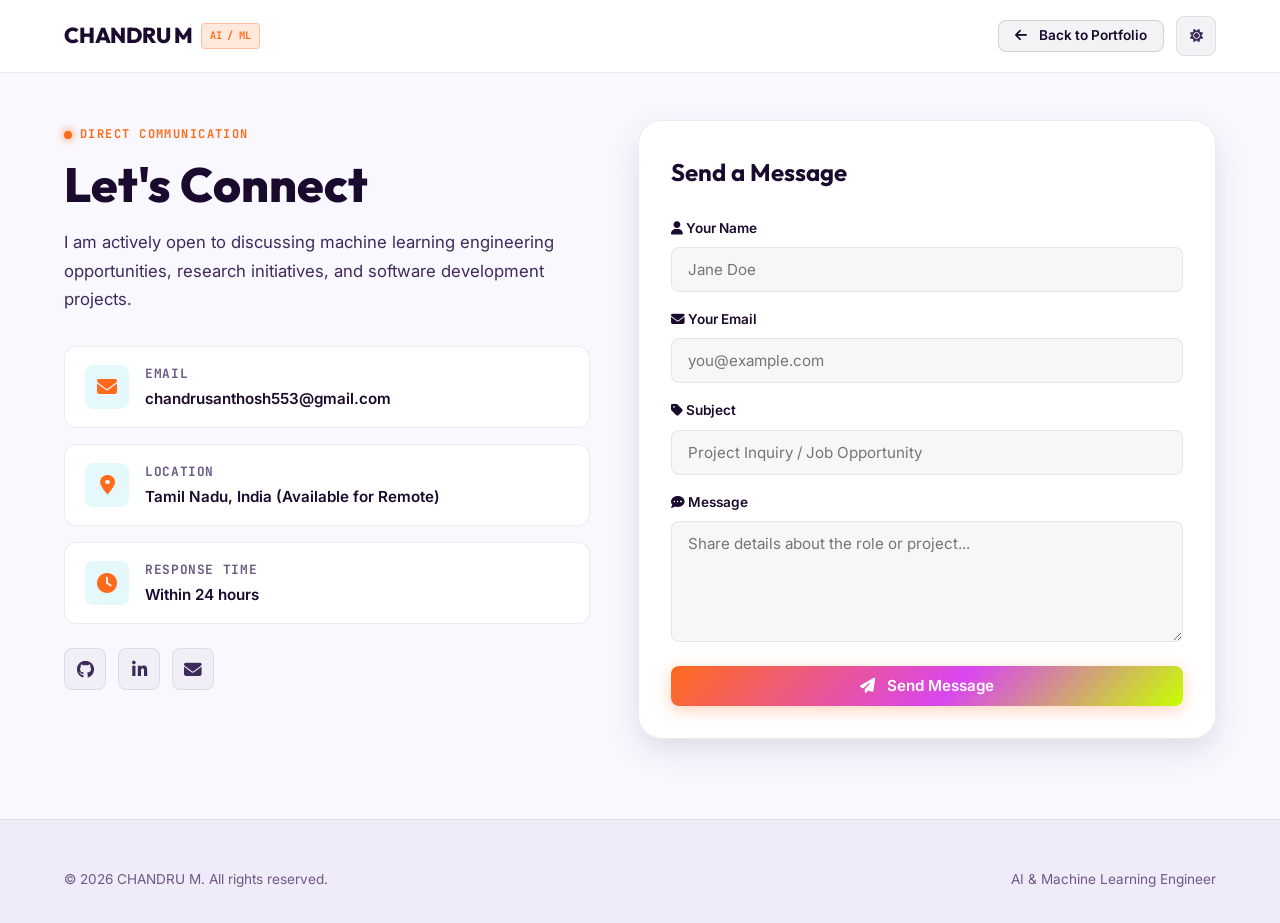
<file: contact.html>
<!DOCTYPE html>
<html lang="en">
<head>
    <meta charset="UTF-8">
    <meta name="viewport" content="width=device-width, initial-scale=1.0">
    <meta name="description" content="Get in touch with CHANDRU M — AI & Machine Learning Engineer">
    <meta name="author" content="CHANDRU M">
    <title>Contact | CHANDRU M — AI & Machine Learning Engineer</title>
    
    <!-- Google Fonts -->
    <link rel="preconnect" href="https://fonts.googleapis.com">
    <link rel="preconnect" href="https://fonts.gstatic.com" crossorigin>
    <link href="https://fonts.googleapis.com/css2?family=Inter:wght@300;400;500;600;700&family=Outfit:wght@400;500;600;700;800&family=JetBrains+Mono:wght@400;500&display=swap" rel="stylesheet">
    
    <!-- Font Awesome Icons -->
    <link rel="stylesheet" href="https://cdnjs.cloudflare.com/ajax/libs/font-awesome/6.4.0/css/all.min.css">
    
    <!-- Stylesheets -->
    <link rel="stylesheet" href="style.css">
    <link rel="stylesheet" href="contact-style.css">
</head>
<body>
    <!-- Navigation -->
    <nav>
        <div class="container">
            <div class="nav-content">
                <a href="index.html" class="logo">
                    <span>CHANDRU M</span>
                    <span class="logo-badge">AI / ML</span>
                </a>
                <div class="nav-right">
                    <a href="index.html" class="btn btn-secondary btn-sm">
                        <i class="fas fa-arrow-left" aria-hidden="true"></i> Back to Portfolio
                    </a>
                    <button class="theme-toggle" id="themeToggle" title="Toggle theme" aria-label="Toggle theme">
                        <i class="fas fa-moon" aria-hidden="true"></i>
                    </button>
                </div>
            </div>
        </div>
    </nav>

    <!-- Contact Page Section -->
    <section class="contact-page" style="padding-top: calc(72px + var(--space-12));">
        <div class="container">
            <div class="contact-grid">
                <!-- Left Side - Info -->
                <div class="contact-left">
                    <span class="section-label">Direct Communication</span>
                    <h1 class="contact-title">Let's Connect</h1>
                    <p class="contact-description">
                        I am actively open to discussing machine learning engineering opportunities, research initiatives, and software development projects.
                    </p>

                    <div class="contact-info">
                        <a href="mailto:chandrusanthosh553@gmail.com" class="info-item" style="color: inherit;">
                            <i class="fas fa-envelope" aria-hidden="true"></i>
                            <div>
                                <h4>Email</h4>
                                <p>chandrusanthosh553@gmail.com</p>
                            </div>
                        </a>
                        <div class="info-item">
                            <i class="fas fa-map-marker-alt" aria-hidden="true"></i>
                            <div>
                                <h4>Location</h4>
                                <p>Tamil Nadu, India (Available for Remote)</p>
                            </div>
                        </div>
                        <div class="info-item">
                            <i class="fas fa-clock" aria-hidden="true"></i>
                            <div>
                                <h4>Response Time</h4>
                                <p>Within 24 hours</p>
                            </div>
                        </div>
                    </div>

                    <div class="social-links" style="margin-top: var(--space-6);">
                        <a href="https://github.com/Gloom-chandru" class="social-icon" target="_blank" rel="noopener noreferrer" title="GitHub" aria-label="GitHub">
                            <i class="fab fa-github" aria-hidden="true"></i>
                        </a>
                        <a href="https://www.linkedin.com/in/chandru-m-082b99292/" class="social-icon" target="_blank" rel="noopener noreferrer" title="LinkedIn" aria-label="LinkedIn">
                            <i class="fab fa-linkedin-in" aria-hidden="true"></i>
                        </a>
                        <a href="mailto:chandrusanthosh553@gmail.com" class="social-icon" title="Email" aria-label="Email">
                            <i class="fas fa-envelope" aria-hidden="true"></i>
                        </a>
                    </div>
                </div>

                <!-- Right Side - Form -->
                <div class="contact-right">
                    <div class="form-card">
                        <h2>Send a Message</h2>
                        <form class="contact-form" id="contactForm" action="https://formsubmit.co/chandrusanthosh553@gmail.com" method="POST">
                            <input type="hidden" name="_subject" value="New Inquiry from Contact Page!">
                            <input type="hidden" name="_captcha" value="false">
                            <input type="hidden" name="_template" value="table">
                            
                            <div class="form-group">
                                <label for="name">
                                    <i class="fas fa-user" aria-hidden="true"></i> Your Name
                                </label>
                                <input type="text" id="name" name="name" class="form-control" placeholder="Jane Doe" required>
                            </div>
                            
                            <div class="form-group">
                                <label for="email">
                                    <i class="fas fa-envelope" aria-hidden="true"></i> Your Email
                                </label>
                                <input type="email" id="email" name="email" class="form-control" placeholder="you@example.com" required>
                            </div>
                            
                            <div class="form-group">
                                <label for="subject">
                                    <i class="fas fa-tag" aria-hidden="true"></i> Subject
                                </label>
                                <input type="text" id="subject" name="subject" class="form-control" placeholder="Project Inquiry / Job Opportunity" required>
                            </div>
                            
                            <div class="form-group">
                                <label for="message">
                                    <i class="fas fa-comment-dots" aria-hidden="true"></i> Message
                                </label>
                                <textarea id="message" name="message" class="form-control" rows="5" placeholder="Share details about the role or project..." required></textarea>
                            </div>
                            
                            <button type="submit" class="btn btn-primary" style="width: 100%;">
                                <i class="fas fa-paper-plane" aria-hidden="true"></i> Send Message
                            </button>
                        </form>
                    </div>
                </div>
            </div>
        </div>
    </section>

    <!-- Footer -->
    <footer>
        <div class="container">
            <div class="footer-bottom">
                <p>&copy; 2026 CHANDRU M. All rights reserved.</p>
                <p>AI & Machine Learning Engineer</p>
            </div>
        </div>
    </footer>

    <script src="script.js"></script>
    <script src="contact-script.js"></script>
</body>
</html>
</file>
<file: style.css>
/* ====================================================================
   CHANDRU M - AI & MACHINE LEARNING PORTFOLIO
   Design System & Core Stylesheet
   ==================================================================== */

@import url('https://fonts.googleapis.com/css2?family=Inter:wght@300;400;500;600;700&family=Outfit:wght@400;500;600;700;800&family=JetBrains+Mono:wght@400;500&display=swap');

/* ====================================================================
   ACCESSIBILITY: SKIP TO CONTENT
   ==================================================================== */
.skip-link {
    position: absolute;
    top: -100px;
    left: 1rem;
    background: var(--accent-cyan);
    color: #000;
    padding: 0.5rem 1rem;
    border-radius: var(--radius-sm);
    font-weight: 700;
    font-size: 0.95rem;
    z-index: 9999;
    text-decoration: none;
    transition: top 0.2s ease;
}
.skip-link:focus {
    top: 1rem;
}

/* --------------------------------------------------------------------
   DESIGN SYSTEM TOKENS — "INFERNO VOID" THEME
   Deep volcanic dark × Blazing Orange × Electric Magenta × Lime Gold
   -------------------------------------------------------------------- */
:root {
    /* Background Palette — warm-dark volcanic */
    --bg-primary: #09080C;
    --bg-secondary: #100E15;
    --bg-tertiary: #19161F;
    --bg-card: rgba(25, 22, 31, 0.78);
    --bg-card-hover: rgba(34, 28, 46, 0.92);
    --bg-glass: rgba(16, 14, 21, 0.72);
    --bg-elevated: #221C2E;

    /* Text Colors */
    --text-primary: #F5F0FF;
    --text-secondary: #C4B8D8;
    --text-muted: #8E82A8;
    --text-subtle: #5C5272;

    /* === CORE ACCENTS === */
    /* Primary: Blazing Electric Orange */
    --accent-cyan: #FF6B1A;
    --accent-cyan-glow: rgba(255, 107, 26, 0.28);
    /* Secondary: Electric Magenta */
    --accent-blue: #D946EF;
    /* Tertiary: Acid Lime-Gold */
    --accent-purple: #C8FF00;
    /* Quaternary: Violet-Indigo */
    --accent-indigo: #9F5CF6;
    /* Support: Emerald kept for success states */
    --accent-emerald: #22C55E;
    /* Warm amber for warnings */
    --accent-amber: #FBBF24;
    /* Coral for highlights */
    --accent-coral: #FF4A6E;

    /* Gradients */
    --gradient-primary: linear-gradient(135deg, #FF6B1A 0%, #D946EF 55%, #C8FF00 100%);
    --gradient-accent: linear-gradient(135deg, #FF6B1A 0%, #9F5CF6 100%);
    --gradient-warm: linear-gradient(135deg, #FF4A6E 0%, #FF6B1A 100%);
    --gradient-card: linear-gradient(180deg, rgba(255, 107, 26, 0.03) 0%, rgba(217, 70, 239, 0.01) 100%);
    --gradient-hero-glow: radial-gradient(circle at 50% 50%, rgba(255, 107, 26, 0.18) 0%, rgba(217, 70, 239, 0.1) 40%, transparent 70%);

    /* Borders */
    --border-subtle: rgba(255, 255, 255, 0.07);
    --border-medium: rgba(255, 255, 255, 0.13);
    --border-accent: rgba(255, 107, 26, 0.38);
    --border-focus: #FF6B1A;

    /* Typography Scale */
    --font-heading: 'Outfit', -apple-system, BlinkMacSystemFont, sans-serif;
    --font-body: 'Inter', -apple-system, BlinkMacSystemFont, sans-serif;
    --font-mono: 'JetBrains Mono', monospace;

    /* Spacing Scale */
    --space-1: 0.25rem;
    --space-2: 0.5rem;
    --space-3: 0.75rem;
    --space-4: 1rem;
    --space-5: 1.25rem;
    --space-6: 1.5rem;
    --space-8: 2rem;
    --space-10: 2.5rem;
    --space-12: 3rem;
    --space-16: 4rem;
    --space-20: 5rem;
    --space-24: 6rem;

    /* Corner Radii */
    --radius-xs: 4px;
    --radius-sm: 8px;
    --radius-md: 12px;
    --radius-lg: 16px;
    --radius-xl: 24px;
    --radius-full: 9999px;

    /* Shadows & Elevation */
    --shadow-sm: 0 1px 3px rgba(0, 0, 0, 0.4);
    --shadow-md: 0 4px 12px rgba(0, 0, 0, 0.5);
    --shadow-lg: 0 12px 32px rgba(0, 0, 0, 0.6);
    --shadow-glow-cyan: 0 0 30px rgba(255, 107, 26, 0.3);
    --shadow-glow-purple: 0 0 30px rgba(217, 70, 239, 0.3);

    /* Transitions */
    --transition-fast: 0.15s cubic-bezier(0.16, 1, 0.3, 1);
    --transition-normal: 0.25s cubic-bezier(0.16, 1, 0.3, 1);
    --transition-smooth: 0.4s cubic-bezier(0.16, 1, 0.3, 1);

    /* Blur */
    --blur-glass: blur(14px);
}

/* --------------------------------------------------------------------
   LIGHT MODE OVERRIDES
   -------------------------------------------------------------------- */
html.light-mode {
    --bg-primary: #FAF8FF;
    --bg-secondary: #F0EBF8;
    --bg-tertiary: #E4DCF0;
    --bg-card: rgba(255, 255, 255, 0.88);
    --bg-card-hover: rgba(255, 255, 255, 0.98);
    --bg-glass: rgba(255, 255, 255, 0.88);
    --bg-elevated: #ffffff;

    --text-primary: #1A0A2E;
    --text-secondary: #3D2B5C;
    --text-muted: #6B5A85;
    --text-subtle: #9B8BB0;

    --border-subtle: rgba(26, 10, 46, 0.08);
    --border-medium: rgba(26, 10, 46, 0.15);
    --border-accent: rgba(255, 107, 26, 0.45);

    --shadow-sm: 0 1px 3px rgba(26, 10, 46, 0.07);
    --shadow-md: 0 4px 16px rgba(26, 10, 46, 0.09);
    --shadow-lg: 0 12px 32px rgba(26, 10, 46, 0.12);
    --shadow-glow-cyan: 0 0 25px rgba(255, 107, 26, 0.2);
    --shadow-glow-purple: 0 0 25px rgba(217, 70, 239, 0.2);
    --gradient-card: linear-gradient(180deg, rgba(255, 255, 255, 0.9) 0%, rgba(250, 248, 255, 0.9) 100%);
    --gradient-hero-glow: radial-gradient(circle at 50% 50%, rgba(255, 107, 26, 0.12) 0%, rgba(217, 70, 239, 0.07) 40%, transparent 70%);
}

/* --------------------------------------------------------------------
   BASE & RESET
   -------------------------------------------------------------------- */
*, *::before, *::after {
    margin: 0;
    padding: 0;
    box-sizing: border-box;
}

html {
    scroll-behavior: smooth;
    font-size: 16px;
    -webkit-text-size-adjust: 100%;
}

body {
    font-family: var(--font-body);
    background-color: var(--bg-primary);
    color: var(--text-primary);
    line-height: 1.65;
    overflow-x: hidden;
    min-height: 100vh;
    text-rendering: optimizeLegibility;
    -webkit-font-smoothing: antialiased;
    -moz-osx-font-smoothing: grayscale;
    transition: background-color var(--transition-normal), color var(--transition-normal);
}

a {
    color: inherit;
    text-decoration: none;
    transition: color var(--transition-fast);
}

img {
    max-width: 100%;
    height: auto;
    display: block;
}

button {
    font-family: inherit;
    border: none;
    background: none;
    cursor: pointer;
    outline: none;
}

/* Container */
.container {
    width: 100%;
    max-width: 1200px;
    margin: 0 auto;
    padding: 0 var(--space-6);
}

/* Scroll Progress */
.scroll-progress {
    position: fixed;
    top: 0;
    left: 0;
    height: 3px;
    width: 0%;
    background: var(--gradient-primary);
    z-index: 1000;
    transition: width 0.1s linear;
}

/* Section Common */
section {
    padding: var(--space-20) 0;
    position: relative;
}

.section-label {
    display: inline-flex;
    align-items: center;
    gap: var(--space-2);
    font-size: 0.75rem;
    font-weight: 700;
    text-transform: uppercase;
    letter-spacing: 0.12em;
    color: var(--accent-cyan);
    margin-bottom: var(--space-3);
    font-family: var(--font-mono);
}

.section-label::before {
    content: '';
    display: inline-block;
    width: 8px;
    height: 8px;
    border-radius: 50%;
    background: var(--accent-cyan);
    box-shadow: 0 0 10px var(--accent-cyan);
}

.section-title {
    font-family: var(--font-heading);
    font-size: clamp(2rem, 3.5vw, 2.75rem);
    font-weight: 800;
    line-height: 1.2;
    margin-bottom: var(--space-4);
    letter-spacing: -0.02em;
    color: var(--text-primary);
}

.section-subtitle {
    font-size: 1.05rem;
    color: var(--text-secondary);
    max-width: 640px;
    margin-bottom: var(--space-12);
    line-height: 1.6;
}

.section-header {
    margin-bottom: var(--space-12);
}

.section-header.text-center {
    text-align: center;
}

.section-header.text-center .section-label {
    justify-content: center;
}

.section-header.text-center .section-subtitle {
    margin-left: auto;
    margin-right: auto;
}

/* Gradient Text Utility */
.gradient-text {
    background: var(--gradient-primary);
    -webkit-background-clip: text;
    background-clip: text;
    -webkit-text-fill-color: transparent;
    display: inline-block;
}

.gradient-text-warm {
    background: var(--gradient-warm);
    -webkit-background-clip: text;
    background-clip: text;
    -webkit-text-fill-color: transparent;
    display: inline-block;
}

/* --------------------------------------------------------------------
   BUTTONS & BADGES
   -------------------------------------------------------------------- */
.btn {
    display: inline-flex;
    align-items: center;
    justify-content: center;
    gap: var(--space-3);
    padding: 0.8rem 1.6rem;
    font-size: 0.95rem;
    font-weight: 600;
    border-radius: var(--radius-sm);
    transition: all var(--transition-normal);
    cursor: pointer;
    white-space: nowrap;
    line-height: 1;
}

.btn-primary {
    background: var(--gradient-primary);
    color: #ffffff;
    box-shadow: 0 4px 16px rgba(255, 107, 26, 0.3);
}

.btn-primary:hover {
    transform: translateY(-2px);
    box-shadow: 0 6px 24px rgba(255, 107, 26, 0.45);
    color: #ffffff;
}

.btn-secondary {
    background: rgba(255, 255, 255, 0.06);
    color: var(--text-primary);
    border: 1px solid var(--border-medium);
    backdrop-filter: var(--blur-glass);
}

html.light-mode .btn-secondary {
    background: rgba(15, 23, 42, 0.05);
}

.btn-secondary:hover {
    background: rgba(255, 255, 255, 0.12);
    border-color: var(--accent-cyan);
    transform: translateY(-2px);
    color: var(--accent-cyan);
}

.btn-outline {
    background: transparent;
    color: var(--text-primary);
    border: 1px solid var(--border-subtle);
}

.btn-outline:hover {
    border-color: var(--accent-cyan);
    color: var(--accent-cyan);
    transform: translateY(-2px);
}

.btn-sm {
    padding: 0.5rem 1rem;
    font-size: 0.85rem;
}

/* Badges */
.badge {
    display: inline-flex;
    align-items: center;
    gap: var(--space-2);
    padding: 0.35rem 0.85rem;
    border-radius: var(--radius-full);
    font-size: 0.78rem;
    font-weight: 600;
    font-family: var(--font-mono);
    line-height: 1;
}

.badge-cyan {
    background: rgba(255, 107, 26, 0.12);
    color: var(--accent-cyan);
    border: 1px solid rgba(255, 107, 26, 0.3);
}

.badge-purple {
    background: rgba(217, 70, 239, 0.12);
    color: var(--accent-purple);
    border: 1px solid rgba(217, 70, 239, 0.3);
}

.badge-emerald {
    background: rgba(34, 197, 94, 0.12);
    color: var(--accent-emerald);
    border: 1px solid rgba(34, 197, 94, 0.3);
}

.badge-amber {
    background: rgba(245, 158, 11, 0.12);
    color: var(--accent-amber);
    border: 1px solid rgba(245, 158, 11, 0.3);
}

/* Pulse Dot */
.pulse-dot {
    width: 8px;
    height: 8px;
    border-radius: 50%;
    background: var(--accent-emerald);
    box-shadow: 0 0 0 0 rgba(34, 197, 94, 0.7);
    animation: pulseGlow 2s infinite;
}

@keyframes pulseGlow {
    0% { transform: scale(0.95); box-shadow: 0 0 0 0 rgba(34, 197, 94, 0.7); }
    70% { transform: scale(1); box-shadow: 0 0 0 8px rgba(34, 197, 94, 0); }
    100% { transform: scale(0.95); box-shadow: 0 0 0 0 rgba(34, 197, 94, 0); }
}

/* --------------------------------------------------------------------
   NAVIGATION BAR
   -------------------------------------------------------------------- */
nav {
    position: fixed;
    top: 0;
    left: 0;
    width: 100%;
    z-index: 900;
    background: var(--bg-glass);
    backdrop-filter: var(--blur-glass);
    -webkit-backdrop-filter: var(--blur-glass);
    border-bottom: 1px solid var(--border-subtle);
    transition: all var(--transition-normal);
}

nav.scrolled {
    background: rgba(12, 9, 18, 0.95);
    box-shadow: var(--shadow-md);
}

html.light-mode nav.scrolled {
    background: rgba(255, 255, 255, 0.95);
}

.nav-content {
    display: flex;
    align-items: center;
    justify-content: space-between;
    height: 72px;
}

.logo {
    font-family: var(--font-heading);
    font-size: 1.35rem;
    font-weight: 800;
    letter-spacing: -0.01em;
    display: flex;
    align-items: center;
    gap: var(--space-2);
}

.logo-badge {
    font-size: 0.65rem;
    font-family: var(--font-mono);
    padding: 0.2rem 0.5rem;
    background: rgba(255, 107, 26, 0.15);
    color: var(--accent-cyan);
    border: 1px solid rgba(255, 107, 26, 0.3);
    border-radius: var(--radius-xs);
    font-weight: 700;
}

.nav-links {
    display: flex;
    align-items: center;
    gap: var(--space-6);
    list-style: none;
}

.nav-links a {
    font-size: 0.88rem;
    font-weight: 500;
    color: var(--text-secondary);
    position: relative;
    padding: var(--space-1) 0;
}

.nav-links a::after {
    content: '';
    position: absolute;
    bottom: -2px;
    left: 0;
    width: 0%;
    height: 2px;
    background: var(--gradient-primary);
    transition: width var(--transition-fast);
}

.nav-links a:hover,
.nav-links a.active {
    color: var(--text-primary);
}

.nav-links a:hover::after,
.nav-links a.active::after {
    width: 100%;
}

.nav-right {
    display: flex;
    align-items: center;
    gap: var(--space-3);
}

.theme-toggle {
    width: 40px;
    height: 40px;
    border-radius: var(--radius-sm);
    display: flex;
    align-items: center;
    justify-content: center;
    background: rgba(255, 255, 255, 0.05);
    border: 1px solid var(--border-subtle);
    color: var(--text-secondary);
    transition: all var(--transition-fast);
}

html.light-mode .theme-toggle {
    background: rgba(15, 23, 42, 0.05);
}

.theme-toggle:hover {
    color: var(--accent-cyan);
    border-color: var(--accent-cyan);
    transform: rotate(15deg);
}

.hamburger {
    display: none;
    flex-direction: column;
    justify-content: space-between;
    width: 38px;
    height: 38px;
    padding: 10px 8px;
    border-radius: var(--radius-sm);
    background: rgba(255, 255, 255, 0.05);
    border: 1px solid var(--border-subtle);
}

.hamburger-line {
    width: 100%;
    height: 2px;
    background-color: var(--text-primary);
    transition: all var(--transition-normal);
    border-radius: 2px;
}

.hamburger.active .hamburger-line:nth-child(1) {
    transform: translateY(6.5px) rotate(45deg);
}

.hamburger.active .hamburger-line:nth-child(2) {
    opacity: 0;
}

.hamburger.active .hamburger-line:nth-child(3) {
    transform: translateY(-6.5px) rotate(-45deg);
}

/* --------------------------------------------------------------------
   HERO SECTION
   -------------------------------------------------------------------- */
#hero {
    min-height: 100vh;
    display: flex;
    align-items: center;
    padding: calc(72px + var(--space-12)) 0 var(--space-16);
    position: relative;
    overflow: hidden;
}

.hero-background {
    position: absolute;
    top: 0;
    left: 0;
    width: 100%;
    height: 100%;
    pointer-events: none;
    z-index: 0;
}

.hero-glow-orb {
    position: absolute;
    width: 600px;
    height: 600px;
    border-radius: 50%;
    background: radial-gradient(circle, rgba(255, 107, 26, 0.15) 0%, rgba(217, 70, 239, 0.08) 40%, transparent 70%);
    filter: blur(50px);
    top: 10%;
    right: 5%;
    animation: orbFloat 10s ease-in-out infinite alternate;
}

.hero-grid-mesh {
    position: absolute;
    inset: 0;
    background-image: 
        linear-gradient(to right, rgba(255, 255, 255, 0.02) 1px, transparent 1px),
        linear-gradient(to bottom, rgba(255, 255, 255, 0.02) 1px, transparent 1px);
    background-size: 40px 40px;
    mask-image: radial-gradient(circle at 60% 40%, black 40%, transparent 80%);
    -webkit-mask-image: radial-gradient(circle at 60% 40%, black 40%, transparent 80%);
}

@keyframes orbFloat {
    0% { transform: translateY(0) scale(1); }
    100% { transform: translateY(-40px) scale(1.08); }
}

.hero-split {
    display: grid;
    grid-template-columns: 1.15fr 0.85fr;
    align-items: center;
    gap: var(--space-12);
    position: relative;
    z-index: 1;
}

.hero-status-pill {
    display: inline-flex;
    align-items: center;
    gap: var(--space-3);
    padding: 0.4rem 1rem;
    border-radius: var(--radius-full);
    background: rgba(255, 107, 26, 0.08);
    border: 1px solid rgba(255, 107, 26, 0.25);
    font-size: 0.82rem;
    font-weight: 600;
    color: var(--accent-cyan);
    margin-bottom: var(--space-6);
}

.hero-title {
    font-family: var(--font-heading);
    font-size: clamp(2.5rem, 5vw, 4.25rem);
    font-weight: 800;
    line-height: 1.1;
    letter-spacing: -0.03em;
    margin-bottom: var(--space-3);
}

.hero-name {
    font-family: var(--font-heading);
    font-size: clamp(1.8rem, 4vw, 3rem);
    font-weight: 700;
    line-height: 1.2;
    margin-bottom: var(--space-4);
}

.hero-subtitle {
    font-family: var(--font-mono);
    font-size: clamp(1rem, 2vw, 1.25rem);
    font-weight: 600;
    color: var(--accent-cyan);
    margin-bottom: var(--space-5);
    letter-spacing: 0.02em;
}

.hero-description {
    font-size: clamp(1rem, 1.2vw, 1.15rem);
    color: var(--text-secondary);
    line-height: 1.7;
    margin-bottom: var(--space-8);
    max-width: 580px;
}

.hero-buttons {
    display: flex;
    flex-wrap: wrap;
    gap: var(--space-4);
    margin-bottom: var(--space-8);
}

.hero-social {
    display: flex;
    align-items: center;
    gap: var(--space-4);
}

.hero-social-label {
    font-size: 0.78rem;
    font-family: var(--font-mono);
    color: var(--text-muted);
    text-transform: uppercase;
    letter-spacing: 0.05em;
}

.social-links {
    display: flex;
    align-items: center;
    gap: var(--space-3);
}

.social-icon {
    width: 42px;
    height: 42px;
    border-radius: var(--radius-sm);
    display: flex;
    align-items: center;
    justify-content: center;
    background: rgba(255, 255, 255, 0.05);
    border: 1px solid var(--border-subtle);
    color: var(--text-secondary);
    font-size: 1.1rem;
    transition: all var(--transition-fast);
}

html.light-mode .social-icon {
    background: rgba(15, 23, 42, 0.04);
}

.social-icon:hover {
    color: var(--accent-cyan);
    border-color: var(--accent-cyan);
    background: rgba(255, 107, 26, 0.1);
    transform: translateY(-3px);
}

/* Hero Profile Column */
.hero-profile {
    position: relative;
    display: flex;
    justify-content: center;
    align-items: center;
}

.profile-card-wrapper {
    position: relative;
    width: 100%;
    max-width: 380px;
}

.profile-frame {
    position: relative;
    border-radius: var(--radius-xl);
    overflow: hidden;
    padding: 8px;
    background: linear-gradient(135deg, rgba(255, 107, 26, 0.4) 0%, rgba(217, 70, 239, 0.3) 50%, rgba(255, 107, 53, 0.2) 100%);
    box-shadow: var(--shadow-lg), var(--shadow-glow-cyan);
}

.profile-img-inner {
    border-radius: calc(var(--radius-xl) - 6px);
    overflow: hidden;
    position: relative;
    background: var(--bg-secondary);
    aspect-ratio: 4 / 5;
}

.profile-img-inner img {
    width: 100%;
    height: 100%;
    object-fit: cover;
    object-position: center top;
    transition: transform var(--transition-smooth);
}

.profile-card-wrapper:hover .profile-img-inner img {
    transform: scale(1.03);
}

/* Floating Tech Badges */
.floating-badge {
    position: absolute;
    display: flex;
    align-items: center;
    gap: var(--space-2);
    padding: 0.5rem 0.9rem;
    border-radius: var(--radius-md);
    background: var(--bg-glass);
    backdrop-filter: var(--blur-glass);
    -webkit-backdrop-filter: var(--blur-glass);
    border: 1px solid var(--border-medium);
    box-shadow: var(--shadow-md);
    font-size: 0.82rem;
    font-weight: 600;
    z-index: 2;
    animation: floatAnim 6s ease-in-out infinite alternate;
}

.floating-badge-1 {
    top: -15px;
    left: -20px;
    animation-delay: 0s;
}

.floating-badge-2 {
    bottom: -15px;
    right: -20px;
    animation-delay: 2s;
}

.floating-badge-icon {
    font-size: 1.1rem;
    color: var(--accent-cyan);
}

@keyframes floatAnim {
    0% { transform: translateY(0); }
    100% { transform: translateY(-8px); }
}

/* --------------------------------------------------------------------
   PROOF / IMPACT STATS SECTION
   -------------------------------------------------------------------- */
#stats {
    padding: var(--space-12) 0;
    border-top: 1px solid var(--border-subtle);
    border-bottom: 1px solid var(--border-subtle);
    background: linear-gradient(180deg, rgba(20, 10, 30, 0.4) 0%, transparent 100%);
}

.stats-grid {
    display: grid;
    grid-template-columns: repeat(4, 1fr);
    gap: var(--space-6);
}

.stat-card {
    background: var(--bg-card);
    border: 1px solid var(--border-subtle);
    border-radius: var(--radius-lg);
    padding: var(--space-6);
    position: relative;
    overflow: hidden;
    transition: all var(--transition-normal);
}

.stat-card::before {
    content: '';
    position: absolute;
    top: 0;
    left: 0;
    width: 100%;
    height: 3px;
    background: var(--gradient-primary);
    opacity: 0;
    transition: opacity var(--transition-fast);
}

.stat-card:hover {
    transform: translateY(-4px);
    border-color: var(--border-accent);
    box-shadow: var(--shadow-md), var(--shadow-glow-cyan);
}

.stat-card:hover::before {
    opacity: 1;
}

.stat-icon {
    width: 44px;
    height: 44px;
    border-radius: var(--radius-sm);
    display: flex;
    align-items: center;
    justify-content: center;
    background: rgba(255, 107, 26, 0.1);
    color: var(--accent-cyan);
    font-size: 1.25rem;
    margin-bottom: var(--space-4);
}

.stat-number {
    font-family: var(--font-heading);
    font-size: 2.25rem;
    font-weight: 800;
    line-height: 1.1;
    margin-bottom: var(--space-1);
    letter-spacing: -0.02em;
    color: var(--text-primary);
}

.stat-label {
    font-size: 0.92rem;
    font-weight: 600;
    color: var(--text-primary);
    margin-bottom: var(--space-1);
}

.stat-sublabel {
    font-size: 0.78rem;
    color: var(--text-muted);
}

/* --------------------------------------------------------------------
   ABOUT SECTION
   -------------------------------------------------------------------- */
#about {
    position: relative;
}

.about-grid {
    display: grid;
    grid-template-columns: 1.1fr 0.9fr;
    gap: var(--space-12);
    align-items: start;
}

.about-narrative {
    display: flex;
    flex-direction: column;
    gap: var(--space-4);
}

.about-lead {
    font-size: 1.2rem;
    font-weight: 600;
    color: var(--text-primary);
    line-height: 1.6;
}

.about-body {
    font-size: 1rem;
    color: var(--text-secondary);
    line-height: 1.7;
}

.about-pillars {
    display: grid;
    grid-template-columns: 1fr;
    gap: var(--space-4);
    margin-top: var(--space-4);
}

.pillar-card {
    display: flex;
    gap: var(--space-4);
    padding: var(--space-5);
    background: var(--bg-card);
    border: 1px solid var(--border-subtle);
    border-radius: var(--radius-md);
    transition: all var(--transition-normal);
}

.pillar-card:hover {
    border-color: var(--border-accent);
    transform: translateY(-2px);
}

.pillar-icon {
    font-size: 1.5rem;
    color: var(--accent-cyan);
    flex-shrink: 0;
    margin-top: 2px;
}

.pillar-title {
    font-size: 1rem;
    font-weight: 700;
    margin-bottom: var(--space-1);
    color: var(--text-primary);
}

.pillar-desc {
    font-size: 0.88rem;
    color: var(--text-secondary);
    line-height: 1.5;
}

.about-sidebar {
    background: var(--bg-card);
    border: 1px solid var(--border-subtle);
    border-radius: var(--radius-xl);
    padding: var(--space-8);
    position: sticky;
    top: 90px;
}

.sidebar-title {
    font-family: var(--font-heading);
    font-size: 1.2rem;
    font-weight: 700;
    margin-bottom: var(--space-5);
    display: flex;
    align-items: center;
    gap: var(--space-3);
    color: var(--text-primary);
}

.sidebar-meta-list {
    list-style: none;
    display: flex;
    flex-direction: column;
    gap: var(--space-4);
}

.sidebar-meta-item {
    display: flex;
    justify-content: space-between;
    align-items: center;
    padding-bottom: var(--space-3);
    border-bottom: 1px solid var(--border-subtle);
    font-size: 0.92rem;
}

.meta-label {
    color: var(--text-muted);
}

.meta-value {
    font-weight: 600;
    color: var(--text-primary);
}

/* --------------------------------------------------------------------
   SKILLS SECTION (CATEGORIZED BADGES - NO FAKE PERCENTAGES)
   -------------------------------------------------------------------- */
#skills {
    background: linear-gradient(180deg, transparent 0%, rgba(20, 10, 30, 0.4) 50%, transparent 100%);
}

.skills-container {
    display: grid;
    grid-template-columns: repeat(3, 1fr);
    gap: var(--space-6);
}

.skill-category-card {
    background: var(--bg-card);
    border: 1px solid var(--border-subtle);
    border-radius: var(--radius-lg);
    padding: var(--space-6);
    transition: all var(--transition-normal);
    display: flex;
    flex-direction: column;
}

.skill-category-card:hover {
    border-color: var(--border-accent);
    transform: translateY(-4px);
    box-shadow: var(--shadow-md);
}

.category-header {
    display: flex;
    align-items: center;
    gap: var(--space-3);
    margin-bottom: var(--space-4);
    padding-bottom: var(--space-3);
    border-bottom: 1px solid var(--border-subtle);
}

.category-icon {
    width: 36px;
    height: 36px;
    border-radius: var(--radius-sm);
    display: flex;
    align-items: center;
    justify-content: center;
    background: rgba(255, 107, 26, 0.1);
    color: var(--accent-cyan);
    font-size: 1.1rem;
}

.category-title {
    font-family: var(--font-heading);
    font-size: 1.05rem;
    font-weight: 700;
    color: var(--text-primary);
}

.skills-badge-wrap {
    display: flex;
    flex-wrap: wrap;
    gap: var(--space-2);
}

.tech-badge {
    display: inline-flex;
    align-items: center;
    gap: var(--space-2);
    padding: 0.4rem 0.75rem;
    border-radius: var(--radius-sm);
    background: rgba(255, 255, 255, 0.035);
    border: 1px solid var(--border-subtle);
    font-size: 0.82rem;
    font-weight: 500;
    color: var(--text-secondary);
    transition: all var(--transition-fast);
}

html.light-mode .tech-badge {
    background: rgba(15, 23, 42, 0.04);
}

.tech-badge:hover {
    background: rgba(255, 107, 26, 0.12);
    border-color: var(--accent-cyan);
    color: var(--accent-cyan);
    transform: translateY(-1px);
}

.tech-badge i {
    font-size: 0.85rem;
}

/* --------------------------------------------------------------------
   WORKFLOW SECTION (HOW I BUILD INTELLIGENT SYSTEMS)
   -------------------------------------------------------------------- */
#workflow {
    background: linear-gradient(180deg, transparent 0%, rgba(18, 12, 28, 0.4) 50%, transparent 100%);
}

.workflow-steps {
    display: grid;
    grid-template-columns: repeat(3, 1fr);
    gap: var(--space-6);
    margin-top: var(--space-8);
}

.workflow-step {
    background: var(--bg-card);
    border: 1px solid var(--border-subtle);
    border-radius: var(--radius-lg);
    padding: var(--space-6);
    position: relative;
    transition: all var(--transition-normal);
}

.workflow-step::before {
    content: '';
    position: absolute;
    top: 0;
    left: 0;
    width: 100%;
    height: 3px;
    background: var(--gradient-primary);
    border-radius: var(--radius-lg) var(--radius-lg) 0 0;
    opacity: 0;
    transition: opacity var(--transition-fast);
}

.workflow-step:hover {
    transform: translateY(-4px);
    border-color: var(--border-accent);
    box-shadow: var(--shadow-md);
}

.workflow-step:hover::before {
    opacity: 1;
}

.workflow-step-number {
    display: inline-flex;
    align-items: center;
    justify-content: center;
    width: 44px;
    height: 44px;
    border-radius: var(--radius-md);
    background: rgba(255, 107, 26, 0.1);
    color: var(--accent-cyan);
    font-family: var(--font-heading);
    font-size: 1.25rem;
    font-weight: 800;
    margin-bottom: var(--space-4);
}

.workflow-step-content {
    display: flex;
    flex-direction: column;
}

.workflow-step-title {
    font-family: var(--font-heading);
    font-size: 1.15rem;
    font-weight: 700;
    color: var(--text-primary);
    margin-bottom: var(--space-2);
}

.workflow-step-desc {
    font-size: 0.92rem;
    color: var(--text-secondary);
    line-height: 1.6;
}

/* --------------------------------------------------------------------
   FEATURED PROJECTS SECTION
   -------------------------------------------------------------------- */
#projects {
    position: relative;
}

.filter-buttons {
    display: flex;
    flex-wrap: wrap;
    justify-content: center;
    gap: var(--space-2);
    margin-bottom: var(--space-10);
}

.filter-btn {
    padding: 0.55rem 1.25rem;
    border-radius: var(--radius-full);
    font-size: 0.88rem;
    font-weight: 600;
    color: var(--text-muted);
    background: var(--bg-card);
    border: 1px solid var(--border-subtle);
    transition: all var(--transition-fast);
}

.filter-btn:hover {
    color: var(--text-primary);
    border-color: var(--border-medium);
}

.filter-btn.active {
    color: #ffffff;
    background: var(--gradient-primary);
    border-color: transparent;
    box-shadow: 0 4px 14px rgba(255, 107, 26, 0.35);
}

/* Primary Featured Project (Hero Project Card) */
.featured-primary-card {
    background: var(--bg-card);
    border: 1px solid var(--border-accent);
    border-radius: var(--radius-xl);
    overflow: hidden;
    margin-bottom: var(--space-8);
    display: grid;
    grid-template-columns: 1.15fr 0.85fr;
    box-shadow: var(--shadow-lg), var(--shadow-glow-cyan);
    transition: all var(--transition-normal);
}

.featured-primary-card:hover {
    transform: translateY(-4px);
}

.project-showcase-visual {
    background: linear-gradient(135deg, #12090F 0%, #1E0E1A 50%, #0F0814 100%);
    position: relative;
    padding: var(--space-8);
    display: flex;
    flex-direction: column;
    justify-content: center;
    border-right: 1px solid var(--border-subtle);
    overflow: hidden;
}

.project-visual-mockup {
    background: rgba(16, 12, 22, 0.88);
    border: 1px solid var(--border-medium);
    border-radius: var(--radius-lg);
    padding: var(--space-5);
    box-shadow: var(--shadow-lg);
    font-family: var(--font-mono);
    position: relative;
    z-index: 1;
}

.mockup-header {
    display: flex;
    align-items: center;
    gap: var(--space-2);
    margin-bottom: var(--space-4);
    padding-bottom: var(--space-2);
    border-bottom: 1px solid var(--border-subtle);
}

.mockup-dot {
    width: 10px;
    height: 10px;
    border-radius: 50%;
}
.mockup-dot.red { background: #ef4444; }
.mockup-dot.yellow { background: #f59e0b; }
.mockup-dot.green { background: #22C55E; }

.mockup-title {
    font-size: 0.75rem;
    color: var(--text-muted);
    margin-left: var(--space-2);
}

.mockup-content {
    font-size: 0.82rem;
    line-height: 1.6;
    color: var(--text-secondary);
}

.mockup-code-highlight {
    color: var(--accent-cyan);
}

.featured-primary-info {
    padding: var(--space-8);
    display: flex;
    flex-direction: column;
    justify-content: space-between;
}

.project-category-tag {
    display: inline-flex;
    align-items: center;
    gap: var(--space-2);
    font-size: 0.78rem;
    font-family: var(--font-mono);
    color: var(--accent-cyan);
    font-weight: 700;
    text-transform: uppercase;
    margin-bottom: var(--space-2);
}

.project-main-title {
    font-family: var(--font-heading);
    font-size: 1.85rem;
    font-weight: 800;
    line-height: 1.25;
    margin-bottom: var(--space-3);
    color: var(--text-primary);
}

.project-problem-solution {
    margin-bottom: var(--space-6);
}

.project-block-desc {
    font-size: 0.95rem;
    color: var(--text-secondary);
    line-height: 1.65;
    margin-bottom: var(--space-3);
}

.project-metrics-pill {
    display: inline-flex;
    align-items: center;
    gap: var(--space-2);
    padding: 0.35rem 0.75rem;
    background: rgba(34, 197, 94, 0.1);
    border: 1px solid rgba(34, 197, 94, 0.3);
    border-radius: var(--radius-sm);
    font-size: 0.82rem;
    font-weight: 600;
    color: var(--accent-emerald);
    margin-bottom: var(--space-4);
}

.project-tags {
    display: flex;
    flex-wrap: wrap;
    gap: var(--space-2);
    margin-bottom: var(--space-6);
}

.project-tag {
    font-size: 0.78rem;
    font-family: var(--font-mono);
    padding: 0.25rem 0.65rem;
    border-radius: var(--radius-xs);
    background: rgba(255, 255, 255, 0.05);
    border: 1px solid var(--border-subtle);
    color: var(--text-secondary);
}

.project-action-row {
    display: flex;
    align-items: center;
    gap: var(--space-3);
}

/* Secondary & Grid Projects */
.projects-grid {
    display: grid;
    grid-template-columns: repeat(2, 1fr);
    gap: var(--space-6);
}

.project-card {
    background: var(--bg-card);
    border: 1px solid var(--border-subtle);
    border-radius: var(--radius-lg);
    overflow: hidden;
    display: flex;
    flex-direction: column;
    transition: all var(--transition-normal);
}

.project-card:hover {
    transform: translateY(-4px);
    border-color: var(--border-accent);
    box-shadow: var(--shadow-md);
}

.project-card-header {
    padding: var(--space-6);
    background: linear-gradient(135deg, rgba(255,255,255,0.02) 0%, rgba(255,255,255,0.005) 100%);
    border-bottom: 1px solid var(--border-subtle);
    display: flex;
    align-items: flex-start;
    justify-content: space-between;
}

.project-card-icon {
    width: 48px;
    height: 48px;
    border-radius: var(--radius-md);
    display: flex;
    align-items: center;
    justify-content: center;
    font-size: 1.4rem;
    color: #ffffff;
    box-shadow: var(--shadow-sm);
}

.project-card-body {
    padding: var(--space-6);
    display: flex;
    flex-direction: column;
    flex-grow: 1;
}

.project-card-title {
    font-family: var(--font-heading);
    font-size: 1.35rem;
    font-weight: 700;
    margin-bottom: var(--space-2);
    color: var(--text-primary);
}

.project-card-desc {
    font-size: 0.92rem;
    color: var(--text-secondary);
    line-height: 1.6;
    margin-bottom: var(--space-5);
    flex-grow: 1;
}

.project-card-footer {
    display: flex;
    align-items: center;
    justify-content: space-between;
    padding-top: var(--space-4);
    border-top: 1px solid var(--border-subtle);
}

.project-card.hidden {
    display: none !important;
}

/* --------------------------------------------------------------------
   PROJECT CASE STUDIES SECTION
   -------------------------------------------------------------------- */
#case-studies {
    background: linear-gradient(180deg, rgba(20, 10, 30, 0.5) 0%, transparent 100%);
}

.case-study-tabs {
    display: flex;
    gap: var(--space-3);
    margin-bottom: var(--space-8);
    border-bottom: 1px solid var(--border-subtle);
    padding-bottom: var(--space-2);
    overflow-x: auto;
}

.case-tab-btn {
    padding: 0.75rem 1.25rem;
    font-size: 0.95rem;
    font-weight: 600;
    color: var(--text-muted);
    border-bottom: 2px solid transparent;
    transition: all var(--transition-fast);
    white-space: nowrap;
}

.case-tab-btn:hover {
    color: var(--text-primary);
}

.case-tab-btn.active {
    color: var(--accent-cyan);
    border-bottom-color: var(--accent-cyan);
}

.case-study-content {
    background: var(--bg-card);
    border: 1px solid var(--border-subtle);
    border-radius: var(--radius-xl);
    padding: var(--space-8);
    display: none;
    box-shadow: var(--shadow-md);
}

.case-study-content.active {
    display: block;
    animation: fadeIn var(--transition-normal);
}

.case-pipeline-grid {
    display: grid;
    grid-template-columns: repeat(4, 1fr);
    gap: var(--space-4);
    margin: var(--space-6) 0;
}

.pipeline-step {
    background: rgba(255, 107, 26, 0.03);
    border: 1px solid var(--border-subtle);
    border-radius: var(--radius-md);
    padding: var(--space-4);
    position: relative;
}

html.light-mode .pipeline-step {
    background: rgba(15, 23, 42, 0.03);
}

.pipeline-step-num {
    font-family: var(--font-mono);
    font-size: 0.75rem;
    font-weight: 700;
    color: var(--accent-cyan);
    margin-bottom: var(--space-1);
}

.pipeline-step-title {
    font-size: 0.95rem;
    font-weight: 700;
    color: var(--text-primary);
    margin-bottom: var(--space-2);
}

.pipeline-step-desc {
    font-size: 0.82rem;
    color: var(--text-secondary);
    line-height: 1.5;
}

/* --------------------------------------------------------------------
   EXPERIENCE & EDUCATION TIMELINE
   -------------------------------------------------------------------- */
#timeline-section {
    position: relative;
}

.timeline-dual-grid {
    display: grid;
    grid-template-columns: 1fr 1fr;
    gap: var(--space-10);
}

.timeline-column-title {
    font-family: var(--font-heading);
    font-size: 1.4rem;
    font-weight: 700;
    margin-bottom: var(--space-6);
    display: flex;
    align-items: center;
    gap: var(--space-3);
    color: var(--text-primary);
}

.timeline-list {
    position: relative;
    padding-left: var(--space-6);
    border-left: 2px solid var(--border-subtle);
    display: flex;
    flex-direction: column;
    gap: var(--space-8);
}

.timeline-entry {
    position: relative;
}

.timeline-entry::before {
    content: '';
    position: absolute;
    left: calc(-1 * var(--space-6) - 5px);
    top: 4px;
    width: 10px;
    height: 10px;
    border-radius: 50%;
    background: var(--accent-cyan);
    box-shadow: 0 0 10px var(--accent-cyan);
    border: 2px solid var(--bg-primary);
}

.timeline-date {
    font-family: var(--font-mono);
    font-size: 0.78rem;
    font-weight: 600;
    color: var(--accent-cyan);
    margin-bottom: var(--space-1);
    display: inline-block;
}

.timeline-role {
    font-family: var(--font-heading);
    font-size: 1.15rem;
    font-weight: 700;
    color: var(--text-primary);
    margin-bottom: var(--space-1);
}

.timeline-org {
    font-size: 0.92rem;
    font-weight: 600;
    color: var(--text-secondary);
    margin-bottom: var(--space-3);
}

.timeline-desc {
    font-size: 0.88rem;
    color: var(--text-muted);
    line-height: 1.6;
}

.timeline-bullets {
    list-style: none;
    display: flex;
    flex-direction: column;
    gap: var(--space-2);
    margin-top: var(--space-2);
}

.timeline-bullets li {
    font-size: 0.88rem;
    color: var(--text-secondary);
    position: relative;
    padding-left: var(--space-4);
    line-height: 1.5;
}

.timeline-bullets li::before {
    content: '▹';
    position: absolute;
    left: 0;
    color: var(--accent-cyan);
}

/* --------------------------------------------------------------------
   ACHIEVEMENTS & CERTIFICATIONS SECTION
   -------------------------------------------------------------------- */
#achievements {
    background: linear-gradient(180deg, transparent 0%, rgba(20, 10, 30, 0.4) 100%);
}

.achievements-grid {
    display: grid;
    grid-template-columns: repeat(3, 1fr);
    gap: var(--space-6);
}

.achievement-card {
    background: var(--bg-card);
    border: 1px solid var(--border-subtle);
    border-radius: var(--radius-lg);
    padding: var(--space-6);
    display: flex;
    flex-direction: column;
    transition: all var(--transition-normal);
}

.achievement-card:hover {
    transform: translateY(-3px);
    border-color: var(--border-accent);
    box-shadow: var(--shadow-md);
}

.achievement-badge-header {
    display: flex;
    align-items: center;
    justify-content: space-between;
    margin-bottom: var(--space-4);
}

.achievement-icon {
    font-size: 1.5rem;
    color: var(--accent-amber);
}

.achievement-title {
    font-family: var(--font-heading);
    font-size: 1.1rem;
    font-weight: 700;
    color: var(--text-primary);
    margin-bottom: var(--space-2);
}

.achievement-desc {
    font-size: 0.88rem;
    color: var(--text-secondary);
    line-height: 1.6;
    margin-bottom: var(--space-4);
    flex-grow: 1;
}

.achievement-meta {
    font-family: var(--font-mono);
    font-size: 0.75rem;
    color: var(--text-muted);
}

/* --------------------------------------------------------------------
   CONTACT SECTION
   -------------------------------------------------------------------- */
#contact {
    position: relative;
}

.contact-wrapper {
    display: grid;
    grid-template-columns: 1fr 1fr;
    gap: var(--space-12);
    align-items: start;
}

.contact-info-panel {
    display: flex;
    flex-direction: column;
    gap: var(--space-6);
}

.contact-direct-cards {
    display: flex;
    flex-direction: column;
    gap: var(--space-4);
}

.contact-channel-card {
    display: flex;
    align-items: center;
    gap: var(--space-4);
    padding: var(--space-4) var(--space-5);
    background: var(--bg-card);
    border: 1px solid var(--border-subtle);
    border-radius: var(--radius-md);
    transition: all var(--transition-fast);
}

.contact-channel-card:hover {
    border-color: var(--accent-cyan);
    transform: translateX(4px);
    background: var(--bg-card-hover);
}

.contact-channel-icon {
    width: 44px;
    height: 44px;
    border-radius: var(--radius-sm);
    display: flex;
    align-items: center;
    justify-content: center;
    background: rgba(255, 107, 26, 0.1);
    color: var(--accent-cyan);
    font-size: 1.25rem;
    flex-shrink: 0;
}

.contact-channel-label {
    font-size: 0.75rem;
    font-family: var(--font-mono);
    color: var(--text-muted);
    text-transform: uppercase;
    letter-spacing: 0.05em;
}

.contact-channel-value {
    font-size: 0.95rem;
    font-weight: 600;
    color: var(--text-primary);
}

/* Contact Form */
.contact-form-panel {
    background: var(--bg-card);
    border: 1px solid var(--border-subtle);
    border-radius: var(--radius-xl);
    padding: var(--space-8);
    box-shadow: var(--shadow-lg);
}

.contact-form-panel h3 {
    font-family: var(--font-heading);
    font-size: 1.4rem;
    font-weight: 700;
    margin-bottom: var(--space-2);
    color: var(--text-primary);
}

.contact-form-panel p {
    font-size: 0.92rem;
    color: var(--text-secondary);
    margin-bottom: var(--space-6);
}

.form-group {
    margin-bottom: var(--space-4);
}

.form-group label {
    display: block;
    font-size: 0.85rem;
    font-weight: 600;
    color: var(--text-primary);
    margin-bottom: var(--space-2);
}

.form-control {
    width: 100%;
    padding: 0.75rem 1rem;
    background: rgba(255, 107, 26, 0.03);
    border: 1px solid var(--border-subtle);
    border-radius: var(--radius-sm);
    color: var(--text-primary);
    font-family: inherit;
    font-size: 0.95rem;
    transition: all var(--transition-fast);
}

html.light-mode .form-control {
    background: rgba(15, 23, 42, 0.03);
}

.form-control:focus {
    outline: none;
    border-color: var(--border-focus);
    box-shadow: 0 0 0 3px var(--accent-cyan-glow);
}

textarea.form-control {
    resize: vertical;
    min-height: 120px;
}

/* --------------------------------------------------------------------
   FOOTER
   -------------------------------------------------------------------- */
footer {
    border-top: 1px solid var(--border-subtle);
    padding: var(--space-12) 0 var(--space-8);
    background: var(--bg-secondary);
}

.footer-top {
    display: flex;
    justify-content: space-between;
    align-items: center;
    padding-bottom: var(--space-8);
    border-bottom: 1px solid var(--border-subtle);
    margin-bottom: var(--space-6);
}

.footer-bottom {
    display: flex;
    justify-content: space-between;
    align-items: center;
    font-size: 0.85rem;
    color: var(--text-muted);
}

/* Back to Top */
.back-to-top {
    position: fixed;
    bottom: 30px;
    right: 30px;
    width: 44px;
    height: 44px;
    border-radius: 50%;
    background: var(--bg-glass);
    backdrop-filter: var(--blur-glass);
    border: 1px solid var(--border-medium);
    color: var(--text-primary);
    display: flex;
    align-items: center;
    justify-content: center;
    cursor: pointer;
    box-shadow: var(--shadow-md);
    opacity: 0;
    visibility: hidden;
    transform: translateY(10px);
    transition: all var(--transition-normal);
    z-index: 800;
}

.back-to-top.show {
    opacity: 1;
    visibility: visible;
    transform: translateY(0);
}

.back-to-top:hover {
    background: var(--accent-cyan);
    color: #ffffff;
    border-color: var(--accent-cyan);
    transform: translateY(-3px);
}

/* --------------------------------------------------------------------
   MODAL / CASE STUDY POPUP
   -------------------------------------------------------------------- */
.case-modal-overlay {
    position: fixed;
    inset: 0;
    background: rgba(16, 12, 22, 0.88);
    backdrop-filter: blur(8px);
    display: flex;
    align-items: center;
    justify-content: center;
    z-index: 1000;
    opacity: 0;
    visibility: hidden;
    transition: all var(--transition-normal);
    padding: var(--space-6);
}

.case-modal-overlay.open {
    opacity: 1;
    visibility: visible;
}

.case-modal-dialog {
    background: var(--bg-secondary);
    border: 1px solid var(--border-medium);
    border-radius: var(--radius-xl);
    max-width: 800px;
    width: 100%;
    max-height: 90vh;
    overflow-y: auto;
    padding: var(--space-8);
    position: relative;
    box-shadow: var(--shadow-lg);
    transform: translateY(20px) scale(0.97);
    transition: transform var(--transition-normal);
}

.case-modal-overlay.open .case-modal-dialog {
    transform: translateY(0) scale(1);
}

.case-modal-close {
    position: absolute;
    top: var(--space-5);
    right: var(--space-5);
    width: 36px;
    height: 36px;
    border-radius: 50%;
    background: rgba(255, 255, 255, 0.05);
    border: 1px solid var(--border-subtle);
    display: flex;
    align-items: center;
    justify-content: center;
    color: var(--text-muted);
    font-size: 1.1rem;
    cursor: pointer;
    transition: all var(--transition-fast);
}

.case-modal-close:hover {
    color: #ffffff;
    background: rgba(239, 68, 68, 0.2);
    border-color: #ef4444;
}

/* --------------------------------------------------------------------
   ANIMATION & UTILITY CLASSES
   -------------------------------------------------------------------- */
.fade-in-up {
    animation: fadeInUp 0.5s cubic-bezier(0.16, 1, 0.3, 1) forwards;
}

@keyframes fadeInUp {
    from {
        opacity: 0;
        transform: translateY(24px);
    }
    to {
        opacity: 1;
        transform: translateY(0);
    }
}

@keyframes fadeIn {
    from { opacity: 0; }
    to { opacity: 1; }
}

/* --------------------------------------------------------------------
   RESPONSIVE MEDIA QUERIES
   -------------------------------------------------------------------- */
/* Tablets & Laptops (max-width: 1024px) */
@media (max-width: 1024px) {
    .hero-split {
        grid-template-columns: 1fr;
        gap: var(--space-10);
        text-align: center;
    }

    .hero-description {
        margin-left: auto;
        margin-right: auto;
    }

    .hero-buttons {
        justify-content: center;
    }

    .hero-social {
        justify-content: center;
    }

    .about-grid {
        grid-template-columns: 1fr;
    }

    .about-sidebar {
        position: static;
    }

    .stats-grid {
        grid-template-columns: repeat(2, 1fr);
    }

    .skills-container {
        grid-template-columns: repeat(2, 1fr);
    }

    .featured-primary-card {
        grid-template-columns: 1fr;
    }

    .project-showcase-visual {
        border-right: none;
        border-bottom: 1px solid var(--border-subtle);
    }

    .case-pipeline-grid {
        grid-template-columns: repeat(2, 1fr);
    }

    .timeline-dual-grid {
        grid-template-columns: 1fr;
        gap: var(--space-8);
    }

    .achievements-grid {
        grid-template-columns: repeat(2, 1fr);
    }

    .workflow-steps {
        grid-template-columns: repeat(2, 1fr);
    }

    .contact-wrapper {
        grid-template-columns: 1fr;
    }
}

/* Mobile & Small Tablets (max-width: 768px) */
@media (max-width: 768px) {
    section {
        padding: var(--space-16) 0;
    }

    .nav-links {
        position: fixed;
        top: 72px;
        left: 0;
        width: 100%;
        background: var(--bg-secondary);
        flex-direction: column;
        align-items: flex-start;
        padding: var(--space-6);
        gap: var(--space-4);
        border-bottom: 1px solid var(--border-subtle);
        box-shadow: var(--shadow-lg);
        transform: translateY(-150%);
        transition: transform var(--transition-normal);
        z-index: 850;
    }

    .nav-links.mobile-open {
        transform: translateY(0);
    }

    .hamburger {
        display: flex;
    }

    .projects-grid {
        grid-template-columns: 1fr;
    }

    .skills-container {
        grid-template-columns: 1fr;
    }

    .achievements-grid {
        grid-template-columns: 1fr;
    }

    .workflow-steps {
        grid-template-columns: 1fr;
    }

    .footer-top, .footer-bottom {
        flex-direction: column;
        gap: var(--space-4);
        text-align: center;
    }
}

/* Small Phones (max-width: 480px) */
@media (max-width: 480px) {
    .container {
        padding: 0 var(--space-4);
    }

    .hero-title {
        font-size: 2.2rem;
    }

    .hero-buttons {
        flex-direction: column;
        width: 100%;
    }

    .hero-buttons .btn {
        width: 100%;
    }

    .stats-grid {
        grid-template-columns: 1fr;
    }

    .case-pipeline-grid {
        grid-template-columns: 1fr;
    }
}

/* ====================================================================
   NOVELTY FEATURES DESIGN SYSTEM:
   1. Neural Synapse Canvas & Recruiter Lens
   2. Interactive AI Engineering Lab Sandboxes
   3. AI Command Terminal & Copilot HUD
   ==================================================================== */

/* --- 1. Navigation Updates --- */
.nav-novelty-pill {
    font-size: 0.62rem;
    font-family: var(--font-mono);
    font-weight: 800;
    letter-spacing: 0.05em;
    padding: 1px 6px;
    border-radius: var(--radius-full);
    background: linear-gradient(135deg, var(--accent-cyan), var(--accent-purple));
    color: #ffffff;
    box-shadow: 0 0 10px rgba(255, 107, 26, 0.4);
    animation: noveltyBadgeGlow 2s infinite ease-in-out;
}

@keyframes noveltyBadgeGlow {
    0%, 100% { opacity: 0.9; transform: scale(1); }
    50% { opacity: 1; transform: scale(1.06); box-shadow: 0 0 14px rgba(217, 70, 239, 0.6); }
}

.cmd-palette-trigger {
    display: inline-flex;
    align-items: center;
    gap: 0.4rem;
    background: rgba(255, 255, 255, 0.035);
    border: 1px solid var(--border-medium);
    color: var(--text-secondary);
    padding: 0.45rem 0.8rem;
    border-radius: var(--radius-sm);
    font-size: 0.85rem;
    cursor: pointer;
    transition: all var(--transition-fast);
}

.cmd-palette-trigger:hover {
    color: var(--accent-cyan);
    border-color: var(--accent-cyan);
    background: rgba(255, 107, 26, 0.08);
    box-shadow: 0 0 14px var(--accent-cyan-glow);
}

.cmd-key-badge {
    font-family: var(--font-mono);
    font-size: 0.68rem;
    font-weight: 600;
    background: rgba(255, 255, 255, 0.08);
    border: 1px solid var(--border-subtle);
    padding: 1px 5px;
    border-radius: var(--radius-xs);
    color: var(--text-muted);
}

/* --- 2. Hero: Neural Synapse Canvas & Recruiter Lens --- */
.hero-neural-canvas {
    position: absolute;
    top: 0;
    left: 0;
    width: 100%;
    height: 100%;
    pointer-events: auto;
    z-index: 1;
    opacity: 0.75;
}

.recruiter-lens-box {
    margin-bottom: var(--space-4);
    padding: var(--space-3) var(--space-4);
    background: rgba(15, 22, 41, 0.65);
    backdrop-filter: blur(12px);
    -webkit-backdrop-filter: blur(12px);
    border: 1px solid rgba(255, 107, 26, 0.25);
    border-radius: var(--radius-md);
    box-shadow: 0 8px 24px rgba(0, 0, 0, 0.35);
    max-width: 620px;
    transition: all var(--transition-normal);
}

.recruiter-lens-box:hover {
    border-color: rgba(255, 107, 26, 0.45);
    box-shadow: 0 8px 30px rgba(255, 107, 26, 0.15);
}

.lens-header {
    display: flex;
    align-items: center;
    gap: 0.5rem;
    margin-bottom: var(--space-2);
}

.lens-label-icon {
    color: var(--accent-cyan);
    font-size: 0.85rem;
    animation: lensSparkle 3s infinite ease-in-out;
}

@keyframes lensSparkle {
    0%, 100% { transform: rotate(0deg) scale(1); filter: brightness(1); }
    50% { transform: rotate(15deg) scale(1.15); filter: brightness(1.4); }
}

.lens-label-text {
    font-family: var(--font-heading);
    font-size: 0.8rem;
    font-weight: 700;
    color: var(--text-primary);
    text-transform: uppercase;
    letter-spacing: 0.06em;
}

.lens-hint {
    font-size: 0.72rem;
    color: var(--text-muted);
    margin-left: auto;
}

.lens-buttons {
    display: flex;
    flex-wrap: wrap;
    gap: 0.4rem;
}

.lens-btn {
    display: inline-flex;
    align-items: center;
    gap: 0.35rem;
    padding: 0.32rem 0.75rem;
    font-size: 0.75rem;
    font-weight: 600;
    font-family: var(--font-body);
    color: var(--text-secondary);
    background: rgba(255, 255, 255, 0.035);
    border: 1px solid var(--border-subtle);
    border-radius: var(--radius-full);
    cursor: pointer;
    transition: all var(--transition-fast);
}

.lens-btn i {
    font-size: 0.75rem;
    color: var(--accent-cyan);
    transition: transform var(--transition-fast);
}

.lens-btn:hover {
    color: var(--text-primary);
    background: rgba(255, 107, 26, 0.1);
    border-color: rgba(255, 107, 26, 0.35);
    transform: translateY(-1px);
}

.lens-btn.active {
    color: #ffffff;
    background: linear-gradient(135deg, rgba(255, 107, 26, 0.35) 0%, rgba(217, 70, 239, 0.35) 100%);
    border-color: var(--accent-cyan);
    box-shadow: 0 0 12px rgba(255, 107, 26, 0.3);
}

.lens-btn.active i {
    transform: scale(1.15);
}

.lens-intel-pill {
    display: flex;
    align-items: flex-start;
    gap: 0.45rem;
    margin-top: var(--space-2);
    padding: var(--space-2) var(--space-3);
    background: rgba(255, 107, 26, 0.06);
    border-radius: var(--radius-xs);
    border-left: 2px solid var(--accent-cyan);
    font-size: 0.76rem;
    color: var(--text-secondary);
    line-height: 1.45;
}

.lens-intel-pill i {
    color: var(--accent-cyan);
    font-size: 0.8rem;
    margin-top: 2px;
    flex-shrink: 0;
}

/* --- 3. Interactive AI Engineering Lab Section --- */
.ai-lab-section {
    padding: var(--space-20) 0;
    background: radial-gradient(circle at 50% 0%, rgba(255, 107, 26, 0.08) 0%, transparent 65%),
                linear-gradient(180deg, var(--bg-primary) 0%, var(--bg-secondary) 50%, var(--bg-primary) 100%);
    border-top: 1px solid var(--border-subtle);
    border-bottom: 1px solid var(--border-subtle);
    position: relative;
    overflow: hidden;
}

.lab-pill-badge {
    display: inline-flex;
    align-items: center;
    gap: 0.5rem;
    background: rgba(255, 107, 26, 0.1);
    border: 1px solid rgba(255, 107, 26, 0.3);
    padding: 0.35rem 0.9rem;
    border-radius: var(--radius-full);
    font-family: var(--font-mono);
    font-size: 0.72rem;
    font-weight: 700;
    color: var(--accent-cyan);
    letter-spacing: 0.06em;
    margin-bottom: var(--space-3);
    box-shadow: 0 0 20px rgba(255, 107, 26, 0.15);
}

.live-dot {
    width: 8px;
    height: 8px;
    background-color: var(--accent-emerald);
    border-radius: 50%;
    box-shadow: 0 0 8px var(--accent-emerald);
    animation: livePulse 1.5s infinite;
}

@keyframes livePulse {
    0%, 100% { transform: scale(1); opacity: 1; }
    50% { transform: scale(1.3); opacity: 0.7; }
}

.lab-nav-tabs {
    display: flex;
    justify-content: center;
    flex-wrap: wrap;
    gap: var(--space-3);
    margin: var(--space-8) 0 var(--space-10) 0;
}

.lab-tab-btn {
    display: inline-flex;
    align-items: center;
    gap: 0.6rem;
    padding: 0.75rem 1.4rem;
    background: var(--bg-card);
    border: 1px solid var(--border-medium);
    border-radius: var(--radius-md);
    color: var(--text-secondary);
    font-family: var(--font-heading);
    font-weight: 600;
    font-size: 0.92rem;
    cursor: pointer;
    transition: all var(--transition-normal);
}

.lab-tab-btn i {
    font-size: 1rem;
    color: var(--text-muted);
    transition: color var(--transition-fast);
}

.lab-tab-btn:hover {
    color: var(--text-primary);
    border-color: var(--accent-cyan);
    background: var(--bg-card-hover);
    transform: translateY(-2px);
}

.lab-tab-btn.active {
    color: #ffffff;
    background: linear-gradient(135deg, rgba(255, 107, 26, 0.15) 0%, rgba(59, 130, 246, 0.15) 100%);
    border-color: var(--accent-cyan);
    box-shadow: 0 4px 20px rgba(255, 107, 26, 0.2);
}

.lab-tab-btn.active i {
    color: var(--accent-cyan);
}

.lab-tag-pulse {
    font-family: var(--font-mono);
    font-size: 0.65rem;
    font-weight: 700;
    padding: 2px 6px;
    border-radius: var(--radius-xs);
    background: rgba(255, 107, 26, 0.2);
    color: var(--accent-cyan);
}

.lab-panel {
    display: none;
    opacity: 0;
    transition: opacity var(--transition-normal);
}

.lab-panel.active {
    display: block;
    opacity: 1;
    animation: labFadeIn 0.35s ease forwards;
}

@keyframes labFadeIn {
    from { opacity: 0; transform: translateY(12px); }
    to { opacity: 1; transform: translateY(0); }
}

.lab-grid-split {
    display: grid;
    grid-template-columns: 1fr 1fr;
    gap: var(--space-8);
    align-items: stretch;
}

.lab-control-card, .lab-telemetry-card, .yolo-viewport-card, .iot-graph-card {
    background: var(--bg-card);
    border: 1px solid var(--border-medium);
    border-radius: var(--radius-xl);
    padding: var(--space-6);
    box-shadow: var(--shadow-lg);
    display: flex;
    flex-direction: column;
}

.lab-card-header {
    display: flex;
    align-items: center;
    justify-content: space-between;
    margin-bottom: var(--space-4);
    gap: var(--space-2);
}

.lab-badge-engine {
    display: inline-flex;
    align-items: center;
    gap: 0.4rem;
    font-family: var(--font-mono);
    font-size: 0.74rem;
    color: var(--accent-cyan);
    background: rgba(255, 107, 26, 0.08);
    padding: 0.3rem 0.65rem;
    border-radius: var(--radius-xs);
    border: 1px solid rgba(255, 107, 26, 0.2);
}

.lab-latency-chip {
    font-family: var(--font-mono);
    font-size: 0.72rem;
    color: var(--accent-emerald);
    background: rgba(16, 185, 129, 0.08);
    padding: 0.3rem 0.65rem;
    border-radius: var(--radius-xs);
    border: 1px solid rgba(16, 185, 129, 0.2);
}

.lab-subheading {
    font-family: var(--font-heading);
    font-size: 1.25rem;
    font-weight: 700;
    color: var(--text-primary);
    margin-bottom: var(--space-2);
}

.lab-desc {
    font-size: 0.88rem;
    color: var(--text-secondary);
    line-height: 1.55;
    margin-bottom: var(--space-4);
}

.preset-selector-group {
    margin-bottom: var(--space-3);
}

.lab-label {
    display: block;
    font-family: var(--font-mono);
    font-size: 0.74rem;
    font-weight: 600;
    color: var(--text-muted);
    text-transform: uppercase;
    letter-spacing: 0.05em;
    margin-bottom: var(--space-2);
}

.preset-buttons {
    display: flex;
    flex-wrap: wrap;
    gap: 0.4rem;
}

.preset-btn {
    padding: 0.35rem 0.75rem;
    font-size: 0.75rem;
    font-weight: 600;
    background: rgba(255, 255, 255, 0.035);
    border: 1px solid var(--border-subtle);
    border-radius: var(--radius-sm);
    color: var(--text-secondary);
    cursor: pointer;
    transition: all var(--transition-fast);
}

.preset-btn:hover {
    color: var(--text-primary);
    border-color: var(--accent-cyan);
    background: rgba(255, 107, 26, 0.1);
}

.preset-btn.active {
    background: var(--accent-cyan);
    color: #0F0A18;
    font-weight: 700;
    border-color: var(--accent-cyan);
    box-shadow: 0 0 12px var(--accent-cyan-glow);
}

.lab-input, .lab-textarea {
    font-size: 0.85rem !important;
    background: rgba(9, 13, 22, 0.6) !important;
}

.btn-lab-exec {
    width: 100%;
    margin-top: var(--space-4);
    display: flex;
    align-items: center;
    justify-content: center;
    gap: 0.5rem;
    font-weight: 700;
}

/* Telemetry Card Right */
.telemetry-top-bar {
    display: flex;
    justify-content: space-between;
    align-items: center;
    padding-bottom: var(--space-3);
    border-bottom: 1px solid var(--border-subtle);
    margin-bottom: var(--space-4);
}

.telemetry-status {
    display: flex;
    align-items: center;
    gap: 0.4rem;
    font-family: var(--font-mono);
    font-size: 0.74rem;
    color: var(--text-muted);
}

.status-indicator-dot {
    width: 7px;
    height: 7px;
    border-radius: 50%;
}

.status-indicator-dot.online {
    background: var(--accent-emerald);
    box-shadow: 0 0 6px var(--accent-emerald);
}

.telemetry-model {
    font-family: var(--font-mono);
    font-size: 0.72rem;
    color: var(--accent-purple);
}

.cosine-gauge-wrapper {
    display: flex;
    align-items: center;
    gap: var(--space-6);
    background: rgba(0, 0, 0, 0.25);
    border: 1px solid var(--border-subtle);
    border-radius: var(--radius-lg);
    padding: var(--space-4) var(--space-5);
    margin-bottom: var(--space-4);
}

.gauge-dial-container {
    flex-shrink: 0;
}

.gauge-circular-bar {
    width: 100px;
    height: 100px;
    border-radius: 50%;
    background: conic-gradient(var(--accent-cyan) 0% 89.4%, rgba(255, 255, 255, 0.08) 89.4% 100%);
    display: flex;
    align-items: center;
    justify-content: center;
    position: relative;
    box-shadow: 0 0 20px rgba(255, 107, 26, 0.25);
    transition: background 0.6s ease;
}

.gauge-circular-bar::before {
    content: '';
    position: absolute;
    width: 82px;
    height: 82px;
    border-radius: 50%;
    background: var(--bg-card);
}

.gauge-center-text {
    position: relative;
    z-index: 2;
    display: flex;
    flex-direction: column;
    align-items: center;
}

.gauge-score {
    font-family: var(--font-heading);
    font-size: 1.35rem;
    font-weight: 800;
    color: var(--text-primary);
    line-height: 1;
}

.gauge-sub {
    font-family: var(--font-mono);
    font-size: 0.55rem;
    color: var(--accent-cyan);
    letter-spacing: 0.05em;
    margin-top: 3px;
}

.match-level-pill {
    display: inline-block;
    padding: 0.3rem 0.75rem;
    background: rgba(16, 185, 129, 0.15);
    color: var(--accent-emerald);
    border: 1px solid rgba(34, 197, 94, 0.3);
    border-radius: var(--radius-full);
    font-size: 0.8rem;
    font-weight: 700;
    margin-bottom: var(--space-2);
}

.vector-dimension-meta {
    display: flex;
    flex-direction: column;
    gap: 2px;
    font-family: var(--font-mono);
    font-size: 0.74rem;
    color: var(--text-muted);
}

.vector-dimension-meta strong {
    color: var(--text-primary);
}

.semantic-tokens-container {
    display: flex;
    flex-direction: column;
    gap: var(--space-3);
    margin-bottom: var(--space-4);
}

.token-group-label {
    font-family: var(--font-mono);
    font-size: 0.72rem;
    color: var(--text-muted);
    display: block;
    margin-bottom: var(--space-1);
}

.token-chips {
    display: flex;
    flex-wrap: wrap;
    gap: 0.35rem;
}

.token-chip {
    font-family: var(--font-mono);
    font-size: 0.72rem;
    font-weight: 600;
    padding: 2px 8px;
    border-radius: var(--radius-xs);
}

.token-chip.hit {
    background: rgba(34, 197, 94, 0.12);
    border: 1px solid rgba(16, 185, 129, 0.25);
    color: var(--accent-emerald);
}

.token-chip.gap {
    background: rgba(245, 158, 11, 0.12);
    border: 1px solid rgba(245, 158, 11, 0.25);
    color: var(--accent-amber);
}

.groq-terminal-output {
    background: #060910;
    border: 1px solid rgba(255, 107, 26, 0.25);
    border-radius: var(--radius-md);
    padding: var(--space-4);
    margin-top: auto;
}

.groq-header {
    display: flex;
    justify-content: space-between;
    align-items: center;
    font-family: var(--font-mono);
    font-size: 0.72rem;
    color: var(--accent-cyan);
    padding-bottom: var(--space-2);
    border-bottom: 1px solid rgba(255, 255, 255, 0.06);
    margin-bottom: var(--space-2);
}

.groq-latency-badge {
    color: var(--text-muted);
    font-size: 0.68rem;
}

.groq-code-area {
    font-family: var(--font-mono);
    font-size: 0.82rem;
    line-height: 1.55;
    color: #e2e8f0;
    min-height: 65px;
}

.cursor-blink {
    color: var(--accent-cyan);
    animation: cursorBlink 0.8s infinite;
}

@keyframes cursorBlink {
    0%, 100% { opacity: 1; }
    50% { opacity: 0; }
}

/* --- LAB 2: YOLOv8 Computer Vision Inspector --- */
.viewport-hud-header {
    display: grid;
    grid-template-columns: repeat(4, 1fr);
    background: rgba(0, 0, 0, 0.4);
    border: 1px solid var(--border-subtle);
    border-radius: var(--radius-sm);
    padding: var(--space-2) var(--space-3);
    margin-bottom: var(--space-3);
    gap: var(--space-2);
}

.hud-item {
    font-family: var(--font-mono);
    font-size: 0.72rem;
    display: flex;
    flex-direction: column;
}

.hud-label {
    color: var(--text-muted);
    font-size: 0.62rem;
}

.hud-val {
    font-weight: 700;
    color: var(--text-primary);
}

.text-emerald { color: var(--accent-emerald) !important; }
.text-cyan { color: var(--accent-cyan) !important; }

.canvas-stage-wrapper {
    position: relative;
    border-radius: var(--radius-md);
    overflow: hidden;
    border: 1px solid rgba(255, 107, 26, 0.3);
    background: #020408;
    box-shadow: 0 4px 20px rgba(0, 0, 0, 0.5);
    margin-bottom: var(--space-4);
}

#yoloCanvas {
    width: 100%;
    height: auto;
    display: block;
}

.laser-scanner-line {
    position: absolute;
    top: 0;
    left: 0;
    width: 100%;
    height: 3px;
    background: linear-gradient(90deg, transparent 0%, var(--accent-cyan) 50%, transparent 100%);
    box-shadow: 0 0 15px var(--accent-cyan), 0 0 25px rgba(255, 107, 26, 0.8);
    opacity: 0;
    pointer-events: none;
    z-index: 5;
}

.laser-scanner-line.scanning {
    opacity: 1;
    animation: laserScanSweep 1.6s cubic-bezier(0.4, 0, 0.2, 1);
}

@keyframes laserScanSweep {
    0% { top: 0%; opacity: 1; }
    50% { top: 98%; opacity: 1; }
    100% { top: 0%; opacity: 0; }
}

.canvas-watermark {
    position: absolute;
    bottom: 8px;
    right: 12px;
    font-family: var(--font-mono);
    font-size: 0.62rem;
    color: rgba(255, 255, 255, 0.35);
    letter-spacing: 0.08em;
    pointer-events: none;
}

.frame-selector-row {
    display: flex;
    align-items: center;
    gap: var(--space-3);
    flex-wrap: wrap;
}

.frame-label {
    font-family: var(--font-mono);
    font-size: 0.74rem;
    color: var(--text-muted);
}

.frame-btn-group {
    display: flex;
    gap: var(--space-2);
    flex-wrap: wrap;
}

.frame-select-btn {
    padding: 0.35rem 0.75rem;
    font-size: 0.75rem;
    font-weight: 600;
    background: rgba(255, 255, 255, 0.035);
    border: 1px solid var(--border-subtle);
    border-radius: var(--radius-xs);
    color: var(--text-secondary);
    cursor: pointer;
    transition: all var(--transition-fast);
}

.frame-select-btn:hover {
    color: var(--text-primary);
    border-color: var(--accent-cyan);
}

.frame-select-btn.active {
    background: rgba(255, 107, 26, 0.2);
    border-color: var(--accent-cyan);
    color: var(--accent-cyan);
    font-weight: 700;
}

.slider-control-group {
    margin-bottom: var(--space-4);
}

.slider-header-row {
    display: flex;
    justify-content: space-between;
    align-items: center;
    margin-bottom: var(--space-1);
}

.slider-val-badge {
    font-family: var(--font-mono);
    font-size: 0.78rem;
    font-weight: 700;
    color: var(--accent-cyan);
    background: rgba(255, 107, 26, 0.1);
    padding: 2px 8px;
    border-radius: var(--radius-xs);
}

.custom-range-slider {
    width: 100%;
    height: 6px;
    background: rgba(255, 255, 255, 0.1);
    border-radius: 3px;
    outline: none;
    -webkit-appearance: none;
    cursor: pointer;
}

.custom-range-slider::-webkit-slider-thumb {
    -webkit-appearance: none;
    width: 18px;
    height: 18px;
    border-radius: 50%;
    background: var(--accent-cyan);
    box-shadow: 0 0 10px var(--accent-cyan);
    cursor: pointer;
    transition: transform var(--transition-fast);
}

.custom-range-slider::-webkit-slider-thumb:hover {
    transform: scale(1.2);
}

.toggle-options-grid {
    display: grid;
    grid-template-columns: repeat(3, 1fr);
    gap: var(--space-2);
    margin-bottom: var(--space-4);
}

.toggle-label {
    display: flex;
    align-items: center;
    gap: 0.4rem;
    font-size: 0.75rem;
    color: var(--text-secondary);
    cursor: pointer;
}

.toggle-label input {
    accent-color: var(--accent-cyan);
}

.detection-telemetry-box {
    background: rgba(0, 0, 0, 0.35);
    border: 1px solid var(--border-subtle);
    border-radius: var(--radius-md);
    padding: var(--space-3);
    margin-top: auto;
}

.telemetry-table-title {
    font-family: var(--font-mono);
    font-size: 0.72rem;
    font-weight: 700;
    color: var(--text-muted);
    text-transform: uppercase;
    letter-spacing: 0.05em;
    margin-bottom: var(--space-2);
}

.detection-items-list {
    display: flex;
    flex-direction: column;
    gap: 0.4rem;
}

.detection-item-row {
    display: flex;
    align-items: center;
    justify-content: space-between;
    font-family: var(--font-mono);
    font-size: 0.74rem;
    padding: 0.3rem 0.5rem;
    background: rgba(255, 107, 26, 0.03);
    border-radius: var(--radius-xs);
    border-left: 3px solid var(--accent-cyan);
}

/* --- LAB 3: IoT Smart Storage Oscilloscope & Telemetry --- */
.iot-graph-card {
    background: var(--bg-card);
    border: 1px solid var(--border-medium);
    border-radius: var(--radius-xl);
    padding: var(--space-6);
}

.iot-graph-header {
    display: flex;
    justify-content: space-between;
    align-items: flex-start;
    margin-bottom: var(--space-4);
    flex-wrap: wrap;
    gap: var(--space-2);
}

.oscilloscope-legends {
    display: flex;
    gap: var(--space-3);
    font-family: var(--font-mono);
    font-size: 0.72rem;
    color: var(--text-muted);
}

.legend-item {
    display: flex;
    align-items: center;
    gap: 0.3rem;
}

.legend-color {
    width: 8px;
    height: 8px;
    border-radius: 50%;
}

.legend-color.cyan { background: var(--accent-cyan); box-shadow: 0 0 6px var(--accent-cyan); }
.legend-color.blue { background: var(--accent-blue); box-shadow: 0 0 6px var(--accent-blue); }
.legend-color.amber { background: var(--accent-amber); box-shadow: 0 0 6px var(--accent-amber); }

.oscilloscope-canvas-wrap {
    border: 1px solid rgba(255, 107, 26, 0.25);
    border-radius: var(--radius-md);
    background: #0B080F;
    overflow: hidden;
    position: relative;
    box-shadow: inset 0 0 20px rgba(0, 0, 0, 0.8);
    margin-bottom: var(--space-4);
}

#iotOscilloscopeCanvas {
    width: 100%;
    height: 240px;
    display: block;
}

.iot-actuator-bar {
    display: grid;
    grid-template-columns: repeat(3, 1fr);
    gap: var(--space-3);
}

.actuator-item {
    background: rgba(0, 0, 0, 0.3);
    border: 1px solid var(--border-subtle);
    border-radius: var(--radius-sm);
    padding: var(--space-2) var(--space-3);
    display: flex;
    flex-direction: column;
}

.actuator-label {
    font-family: var(--font-mono);
    font-size: 0.64rem;
    color: var(--text-muted);
}

.actuator-badge {
    font-family: var(--font-mono);
    font-size: 0.76rem;
    font-weight: 700;
    color: var(--text-primary);
    margin-top: 2px;
}

.iot-alert-box {
    display: flex;
    gap: var(--space-4);
    align-items: flex-start;
    padding: var(--space-4);
    border-radius: var(--radius-md);
    margin-top: var(--space-4);
    transition: all var(--transition-normal);
}

.iot-alert-box i {
    font-size: 1.5rem;
    flex-shrink: 0;
    margin-top: 2px;
}

.iot-alert-box h4 {
    font-family: var(--font-heading);
    font-size: 0.95rem;
    font-weight: 700;
    margin-bottom: 2px;
}

.iot-alert-box p {
    font-size: 0.82rem;
    line-height: 1.45;
}

.iot-alert-box.safe {
    background: rgba(34, 197, 94, 0.1);
    border: 1px solid rgba(34, 197, 94, 0.3);
    color: var(--accent-emerald);
}
.iot-alert-box.safe p { color: #a7f3d0; }

.iot-alert-box.warning {
    background: rgba(245, 158, 11, 0.1);
    border: 1px solid rgba(245, 158, 11, 0.35);
    color: var(--accent-amber);
}
.iot-alert-box.warning p { color: #fde68a; }

.iot-alert-box.critical {
    background: rgba(239, 68, 68, 0.15);
    border: 1px solid rgba(239, 68, 68, 0.5);
    color: #f87171;
    animation: alertBorderPulse 1s infinite alternate;
}
.iot-alert-box.critical p { color: #fecaca; }

@keyframes alertBorderPulse {
    from { box-shadow: 0 0 10px rgba(239, 68, 68, 0.2); }
    to { box-shadow: 0 0 25px rgba(239, 68, 68, 0.5); }
}

/* --------------------------------------------------------------------
   RESPONSIVE MEDIA QUERIES
   -------------------------------------------------------------------- */
    position: fixed;
    bottom: 12px;
    left: 40px;
    z-index: 920;
    display: flex;
    flex-direction: column;
    align-items: center;
    pointer-events: auto;
    transition: left 0.4s cubic-bezier(0.25, 1, 0.5, 1), transform 0.3s ease;
    user-select: none;
}

.crawling-child-container.napping .child-character-wrapper {
    transform: scale(0.75) translateY(12px);
    opacity: 0.75;
}

.crawling-child-container.napping .child-speech-bubble {
    display: none;
}

/* Playful Thought/Speech Bubble */
.child-speech-bubble {
    position: relative;
    background: linear-gradient(135deg, rgba(15, 23, 42, 0.94) 0%, rgba(30, 41, 59, 0.94) 100%);
    backdrop-filter: blur(12px);
    -webkit-backdrop-filter: blur(12px);
    border: 2px solid var(--accent-cyan);
    border-radius: var(--radius-lg);
    padding: 0.5rem 0.9rem;
    font-family: var(--font-heading);
    font-size: 0.78rem;
    font-weight: 700;
    color: var(--text-primary);
    box-shadow: 0 8px 24px rgba(0, 0, 0, 0.5), 0 0 20px rgba(255, 107, 26, 0.3);
    margin-bottom: 8px;
    max-width: 260px;
    text-align: center;
    animation: bubbleBounceFloat 3s infinite ease-in-out;
    cursor: pointer;
    pointer-events: auto;
    transition: transform var(--transition-fast);
}

.child-speech-bubble:hover {
    transform: scale(1.06);
    border-color: #38bdf8;
    box-shadow: 0 10px 28px rgba(255, 107, 26, 0.45);
}

.bubble-tail {
    position: absolute;
    bottom: -9px;
    left: 50%;
    transform: translateX(-50%);
    width: 0;
    height: 0;
    border-left: 9px solid transparent;
    border-right: 9px solid transparent;
    border-top: 9px solid var(--accent-cyan);
}

@keyframes bubbleBounceFloat {
    0%, 100% { transform: translateY(0); }
    50% { transform: translateY(-5px); }
}

/* Animated Crawling Toddler Character */
.child-character-wrapper {
    cursor: pointer;
    position: relative;
    display: flex;
    align-items: center;
    justify-content: center;
    filter: drop-shadow(0 10px 18px rgba(0, 0, 0, 0.65));
    transition: transform 0.25s cubic-bezier(0.34, 1.56, 0.64, 1);
}

.child-character-wrapper:hover {
    transform: scale(1.12);
}

.child-character-wrapper.hopping {
    animation: babyHappyHop 0.6s ease;
}

@keyframes babyHappyHop {
    0%, 100% { transform: scale(1) translateY(0); }
    40% { transform: scale(1.2) translateY(-28px); }
}

.child-svg {
    display: block;
    overflow: visible;
}

/* Crawling Gait Keyframes */
.child-head {
    transform-origin: 86px 34px;
    animation: childHeadBob 1.2s infinite ease-in-out;
}

@keyframes childHeadBob {
    0%, 100% { transform: rotate(0deg) translateY(0); }
    50% { transform: rotate(5deg) translateY(-3px); }
}

.child-body {
    transform-origin: 50px 54px;
    animation: childBodyWobble 1.2s infinite ease-in-out;
}

@keyframes childBodyWobble {
    0%, 100% { transform: translateY(0); }
    50% { transform: translateY(-2px); }
}

.child-arm-front {
    transform-origin: 72px 54px;
    animation: crawlArmFront 1.2s infinite ease-in-out;
}

@keyframes crawlArmFront {
    0%, 100% { transform: rotate(-10deg); }
    50% { transform: rotate(18deg) translateY(-4px); }
}

.child-arm-back {
    transform-origin: 62px 56px;
    animation: crawlArmBack 1.2s infinite ease-in-out;
}

@keyframes crawlArmBack {
    0%, 100% { transform: rotate(15deg); }
    50% { transform: rotate(-12deg) translateY(-2px); }
}

.child-leg-front {
    transform-origin: 38px 66px;
    animation: crawlLegFront 1.2s infinite ease-in-out;
}

@keyframes crawlLegFront {
    0%, 100% { transform: rotate(-12deg); }
    50% { transform: rotate(16deg) translateY(-3px); }
}

.child-leg-back {
    transform-origin: 26px 62px;
    animation: crawlLegBack 1.2s infinite ease-in-out;
}

@keyframes crawlLegBack {
    0%, 100% { transform: rotate(16deg); }
    50% { transform: rotate(-14deg) translateY(-4px); }
}

.child-eyes {
    transform-origin: 87px 35px;
    animation: childEyeBlink 4s infinite;
}

@keyframes childEyeBlink {
    0%, 94%, 98%, 100% { transform: scaleY(1); }
    96% { transform: scaleY(0.1); }
}

.sparkle-dust {
    animation: dustFloat 1.2s infinite ease-out;
}

.sparkle-dust.d1 { animation-delay: 0.2s; }
.sparkle-dust.d2 { animation-delay: 0.7s; }

@keyframes dustFloat {
    0% { opacity: 0.9; transform: scale(1) translateY(0); }
    100% { opacity: 0; transform: scale(1.8) translateY(-10px) translateX(-12px); }
}

/* Floating Action Menu below child */
.child-floating-bar {
    display: flex;
    align-items: center;
    gap: 0.35rem;
    margin-top: 4px;
    background: rgba(15, 23, 42, 0.85);
    backdrop-filter: blur(10px);
    -webkit-backdrop-filter: blur(10px);
    border: 1px solid var(--border-medium);
    border-radius: var(--radius-full);
    padding: 3px 6px;
    box-shadow: 0 4px 16px rgba(0, 0, 0, 0.4);
}

.btn-child-action {
    display: inline-flex;
    align-items: center;
    gap: 0.3rem;
    padding: 0.3rem 0.65rem;
    font-size: 0.72rem;
    font-weight: 700;
    font-family: var(--font-heading);
    color: var(--text-secondary);
    background: transparent;
    border: 1px solid transparent;
    border-radius: var(--radius-full);
    cursor: pointer;
    transition: all var(--transition-fast);
}

.btn-child-action:hover {
    color: #ffffff;
    background: rgba(255, 107, 26, 0.2);
    border-color: rgba(255, 107, 26, 0.4);
    transform: scale(1.05);
}

.btn-child-action.btn-talk {
    color: var(--accent-cyan);
    background: rgba(255, 107, 26, 0.12);
    border-color: rgba(255, 107, 26, 0.35);
}

.btn-child-action.btn-cookie {
    color: #fbbf24;
}

.btn-child-action.btn-nap {
    color: var(--text-muted);
}

/* Cookie Confetti Fly */
.floating-cookie-particle {
    position: fixed;
    pointer-events: none;
    font-size: 1.5rem;
    z-index: 9999;
    animation: cookieFlyPop 1.2s forwards cubic-bezier(0.18, 0.89, 0.32, 1.28);
}

@keyframes cookieFlyPop {
    0% { opacity: 1; transform: scale(0.6) translateY(0); }
    50% { opacity: 1; transform: scale(1.4) translateY(-40px) rotate(20deg); }
    100% { opacity: 0; transform: scale(0.8) translateY(-90px) rotate(45deg); }
}

/* --- BABY CHANDRU WONDER-KID CHATBOT MODAL --- */
.ai-terminal-overlay {
    position: fixed;
    inset: 0;
    background: rgba(4, 7, 14, 0.82);
    backdrop-filter: blur(16px);
    -webkit-backdrop-filter: blur(16px);
    z-index: 1000;
    display: flex;
    align-items: center;
    justify-content: center;
    padding: var(--space-4);
    opacity: 0;
    visibility: hidden;
    transition: all var(--transition-normal);
}

.ai-terminal-overlay.open {
    opacity: 1;
    visibility: visible;
}

.baby-chatbot-dialog {
    width: 100%;
    max-width: 760px;
    height: 640px;
    max-height: 90vh;
    background: radial-gradient(circle at 100% 0%, rgba(255, 107, 26, 0.15) 0%, transparent 40%),
                radial-gradient(circle at 0% 100%, rgba(244, 63, 94, 0.1) 0%, transparent 40%),
                rgba(11, 17, 32, 0.96);
    border: 2px solid rgba(255, 107, 26, 0.45);
    border-radius: var(--radius-xl);
    box-shadow: 0 24px 70px rgba(0, 0, 0, 0.75), 0 0 45px rgba(255, 107, 26, 0.25);
    display: flex;
    flex-direction: column;
    overflow: hidden;
    transform: scale(0.95) translateY(14px);
    transition: transform var(--transition-normal);
}

.ai-terminal-overlay.open .baby-chatbot-dialog {
    transform: scale(1) translateY(0);
}

.baby-header {
    display: flex;
    justify-content: space-between;
    align-items: center;
    padding: 0.85rem 1.2rem;
    background: rgba(0, 0, 0, 0.4);
    border-bottom: 1px solid var(--border-medium);
}

.baby-identity {
    display: flex;
    align-items: center;
    gap: 0.75rem;
}

.baby-mini-avatar {
    position: relative;
    width: 44px;
    height: 44px;
    border-radius: 50%;
    background: linear-gradient(135deg, rgba(255, 107, 26, 0.25) 0%, rgba(217, 70, 239, 0.25) 100%);
    border: 2px solid var(--accent-cyan);
    display: flex;
    align-items: center;
    justify-content: center;
    font-size: 1.45rem;
    box-shadow: 0 0 16px var(--accent-cyan-glow);
}

.baby-glow-ring {
    position: absolute;
    inset: -4px;
    border-radius: 50%;
    border: 1px dashed rgba(255, 107, 26, 0.5);
    animation: babyGlowSpin 8s infinite linear;
}

@keyframes babyGlowSpin {
    from { transform: rotate(0deg); }
    to { transform: rotate(360deg); }
}

.baby-title {
    font-family: var(--font-heading);
    font-size: 0.96rem;
    font-weight: 800;
    color: var(--text-primary);
    letter-spacing: 0.04em;
}

.baby-sub {
    font-size: 0.75rem;
    color: var(--accent-cyan);
    font-weight: 600;
}

.baby-mood-badge {
    font-family: var(--font-mono);
    font-size: 0.72rem;
    font-weight: 700;
    background: rgba(245, 158, 11, 0.15);
    color: #fbbf24;
    border: 1px solid rgba(245, 158, 11, 0.35);
    padding: 3px 8px;
    border-radius: var(--radius-full);
}

.baby-prompts-row {
    display: flex;
    align-items: center;
    gap: 0.45rem;
    padding: 0.6rem 1rem;
    overflow-x: auto;
    background: rgba(0, 0, 0, 0.22);
    border-bottom: 1px solid var(--border-subtle);
    white-space: nowrap;
}

.baby-chip {
    padding: 0.35rem 0.75rem;
    font-size: 0.75rem;
    font-family: var(--font-heading);
    font-weight: 700;
    color: var(--text-secondary);
    background: rgba(255, 255, 255, 0.05);
    border: 1px solid var(--border-medium);
    border-radius: var(--radius-full);
    cursor: pointer;
    transition: all var(--transition-fast);
    flex-shrink: 0;
}

.baby-chip:hover {
    color: #ffffff;
    border-color: var(--accent-cyan);
    background: rgba(255, 107, 26, 0.2);
    transform: translateY(-2px);
    box-shadow: 0 4px 12px rgba(255, 107, 26, 0.25);
}

.baby-chat-body {
    flex: 1;
    overflow-y: auto;
    padding: 1.2rem;
    display: flex;
    flex-direction: column;
    gap: 1rem;
}

.baby-welcome-card {
    background: rgba(255, 107, 26, 0.08);
    border: 1px solid rgba(255, 107, 26, 0.3);
    border-radius: var(--radius-lg);
    padding: var(--space-4);
    box-shadow: 0 4px 16px rgba(0, 0, 0, 0.3);
}

.baby-welcome-badge {
    display: inline-block;
    font-family: var(--font-mono);
    font-size: 0.7rem;
    font-weight: 800;
    color: var(--accent-cyan);
    background: rgba(255, 107, 26, 0.15);
    padding: 2px 7px;
    border-radius: var(--radius-xs);
    margin-bottom: var(--space-2);
}

.baby-welcome-msg {
    font-family: var(--font-body);
    font-size: 0.88rem;
    color: #e2e8f0;
    line-height: 1.6;
}

.chat-bubble-baby {
    align-self: flex-start;
    background: rgba(255, 255, 255, 0.035);
    border: 1px solid rgba(255, 107, 26, 0.3);
    padding: 0.9rem 1.1rem;
    border-radius: var(--radius-lg) var(--radius-lg) var(--radius-lg) 2px;
    color: #e2e8f0;
    max-width: 90%;
    line-height: 1.65;
    font-size: 0.88rem;
    box-shadow: 0 4px 20px rgba(0, 0, 0, 0.3);
    animation: babyMsgPop 0.3s cubic-bezier(0.34, 1.56, 0.64, 1);
}

@keyframes babyMsgPop {
    from { opacity: 0; transform: translateY(10px) scale(0.96); }
    to { opacity: 1; transform: translateY(0) scale(1); }
}

.chat-bubble-baby h4 {
    font-family: var(--font-heading);
    font-size: 0.98rem;
    font-weight: 800;
    color: var(--accent-cyan);
    margin-bottom: 0.4rem;
}

.chat-bubble-baby ul {
    margin: 0.4rem 0 0.6rem 1.2rem;
}

.chat-bubble-baby li {
    margin-bottom: 0.3rem;
}

.chat-bubble-baby strong {
    color: #f8fafc;
}

.baby-input-form {
    display: flex;
    align-items: center;
    gap: 0.6rem;
    padding: 0.85rem 1.2rem;
    background: rgba(0, 0, 0, 0.4);
    border-top: 1px solid var(--border-subtle);
}

.input-baby-icon {
    font-size: 1.3rem;
    animation: bottleBounce 2s infinite ease-in-out;
}

@keyframes bottleBounce {
    0%, 100% { transform: rotate(0deg); }
    50% { transform: rotate(15deg); }
}

.baby-send-btn {
    background: linear-gradient(135deg, var(--accent-cyan) 0%, var(--accent-blue) 100%);
    border: none;
    color: #0F0A18;
    width: 38px;
    height: 38px;
    border-radius: var(--radius-md);
    display: flex;
    align-items: center;
    justify-content: center;
    cursor: pointer;
    font-size: 0.9rem;
    transition: transform var(--transition-fast), box-shadow var(--transition-fast);
}

.baby-send-btn:hover {
    transform: scale(1.1);
    box-shadow: 0 0 16px var(--accent-cyan-glow);
}

/* Light Mode Overrides for Child Chatbot & Mascot */
html.light-mode .child-speech-bubble {
    background: rgba(255, 255, 255, 0.95);
    border-color: var(--accent-cyan);
    color: var(--text-primary);
    box-shadow: 0 8px 24px rgba(0, 0, 0, 0.12);
}
html.light-mode .bubble-tail {
    border-top-color: var(--accent-cyan);
}
html.light-mode .child-floating-bar {
    background: rgba(255, 255, 255, 0.95);
    border-color: rgba(15, 23, 42, 0.1);
}
html.light-mode .baby-chatbot-dialog {
    background: radial-gradient(circle at 100% 0%, rgba(255, 107, 26, 0.12) 0%, transparent 40%),
                rgba(255, 255, 255, 0.98);
    border-color: rgba(255, 107, 26, 0.4);
}
html.light-mode .baby-header {
    background: rgba(241, 245, 249, 0.95);
}
html.light-mode .baby-prompts-row,
html.light-mode .baby-input-form {
    background: rgba(248, 250, 252, 0.9);
}
html.light-mode .chat-bubble-baby {
    background: rgba(241, 245, 249, 0.9);
    border-color: rgba(255, 107, 26, 0.35);
    color: var(--text-primary);
}
html.light-mode .chat-bubble-baby strong {
    color: #0f172a;
}
html.light-mode .baby-welcome-card {
    background: rgba(255, 107, 26, 0.08);
}
html.light-mode .baby-welcome-msg {
    color: var(--text-secondary);
}

/* Mobile Adjustments for Crawling Mascot */
@media (max-width: 600px) {
    .crawling-child-container {
        left: 10px !important;
        bottom: 8px;
    }
    .child-svg {
        width: 100px;
        height: 75px;
    }
    .child-speech-bubble {
        max-width: 200px;
        font-size: 0.72rem;
    }
    .baby-chatbot-dialog {
        height: 100vh;
        max-height: 100vh;
        border-radius: 0;
    }
}

/* Tablet & Mobile Responsiveness for Novelty Elements */
@media (max-width: 900px) {
    .lab-grid-split {
        grid-template-columns: 1fr;
    }
    .toggle-options-grid {
        grid-template-columns: 1fr;
    }
    .iot-actuator-bar {
        grid-template-columns: 1fr;
    }
    .viewport-hud-header {
        grid-template-columns: repeat(2, 1fr);
    }
}

@media (max-width: 600px) {
    .ai-terminal-dialog {
        height: 100vh;
        max-height: 100vh;
        border-radius: 0;
    }
    .welcome-ascii-banner {
        display: none;
    }
    .cosine-gauge-wrapper {
        flex-direction: column;
        text-align: center;
    }
    .ai-hud-floating-trigger {
        right: 16px;
        bottom: 74px;
        padding: 0.5rem 0.8rem;
    }
    .hud-floating-text {
        display: none;
    }
}

/* Accessibility: Respect Reduced Motion */
@media (prefers-reduced-motion: reduce) {
    *, *::before, *::after {
        animation-duration: 0.01ms !important;
        animation-iteration-count: 1 !important;
        transition-duration: 0.01ms !important;
        transition: none !important;
        scroll-behavior: auto !important;
    }
}

/* ====================================================================
   PORTFOLIO AI TERMINAL MODAL
   ==================================================================== */

/* Nav trigger button */
.nav-ai-btn {
    display: inline-flex;
    align-items: center;
    gap: 0.4rem;
    font-size: 0.82rem;
    padding: 0.35rem 0.75rem;
    border-radius: var(--radius-sm);
    background: linear-gradient(135deg, var(--accent-cyan), var(--accent-blue));
    color: #fff;
    font-weight: 600;
    border: none;
    cursor: pointer;
    transition: opacity 0.2s, transform 0.15s;
    white-space: nowrap;
}
.nav-ai-btn:hover { opacity: 0.88; transform: translateY(-1px); }

/* Modal overlay */
.ai-terminal-modal {
    position: fixed;
    inset: 0;
    background: rgba(0,0,0,0.72);
    backdrop-filter: blur(6px);
    -webkit-backdrop-filter: blur(6px);
    z-index: 9000;
    display: flex;
    align-items: center;
    justify-content: center;
    padding: 1rem;
    opacity: 0;
    visibility: hidden;
    transition: opacity 0.22s ease, visibility 0.22s ease;
}
.ai-terminal-modal.open {
    opacity: 1;
    visibility: visible;
}

/* Dialog box */
.ai-terminal-dialog {
    background: var(--bg-secondary);
    border: 1px solid var(--border-subtle);
    border-radius: var(--radius-xl);
    width: 100%;
    max-width: 580px;
    max-height: 82vh;
    display: flex;
    flex-direction: column;
    overflow: hidden;
    box-shadow: 0 24px 64px rgba(0,0,0,0.6), 0 0 0 1px rgba(255,107,26,0.15);
    animation: terminalSlideIn 0.22s ease;
}
@keyframes terminalSlideIn {
    from { transform: translateY(-18px) scale(0.97); opacity: 0; }
    to   { transform: translateY(0) scale(1); opacity: 1; }
}

/* Header */
.ai-terminal-header {
    display: flex;
    align-items: center;
    justify-content: space-between;
    padding: 1rem 1.25rem 0.75rem;
    border-bottom: 1px solid var(--border-subtle);
    background: var(--bg-tertiary);
    flex-shrink: 0;
}
.ai-terminal-title-row {
    display: flex;
    align-items: center;
    gap: 0.5rem;
}
.ai-terminal-icon {
    width: 28px;
    height: 28px;
    border-radius: 50%;
    background: linear-gradient(135deg, var(--accent-cyan), var(--accent-blue));
    display: flex;
    align-items: center;
    justify-content: center;
    font-size: 0.75rem;
    color: #fff;
    flex-shrink: 0;
}
.ai-terminal-title {
    font-family: var(--font-heading);
    font-size: 0.95rem;
    font-weight: 700;
    color: var(--text-primary);
}
.ai-terminal-badge {
    font-family: var(--font-mono);
    font-size: 0.68rem;
    color: var(--accent-cyan);
    background: rgba(255,107,26,0.12);
    border: 1px solid rgba(255,107,26,0.25);
    padding: 0.1rem 0.4rem;
    border-radius: var(--radius-sm);
    letter-spacing: 0.05em;
}
.ai-terminal-controls {
    display: flex;
    gap: 0.25rem;
}
.ai-terminal-ctrl-btn {
    width: 30px;
    height: 30px;
    border: none;
    background: transparent;
    color: var(--text-muted);
    border-radius: var(--radius-sm);
    cursor: pointer;
    display: flex;
    align-items: center;
    justify-content: center;
    font-size: 0.85rem;
    transition: background 0.15s, color 0.15s;
}
.ai-terminal-ctrl-btn:hover { background: var(--bg-elevated); color: var(--text-primary); }
.ai-terminal-close:hover { color: #ef4444; }

/* Prompt chips */
.ai-prompt-chips {
    display: flex;
    flex-wrap: wrap;
    gap: 0.4rem;
    padding: 0.75rem 1.25rem;
    border-bottom: 1px solid var(--border-subtle);
    flex-shrink: 0;
}
.prompt-chip {
    font-size: 0.75rem;
    padding: 0.28rem 0.65rem;
    border-radius: 9999px;
    border: 1px solid var(--border-subtle);
    background: var(--bg-tertiary);
    color: var(--text-secondary);
    cursor: pointer;
    transition: background 0.15s, border-color 0.15s, color 0.15s;
    white-space: nowrap;
    font-family: var(--font-body);
}
.prompt-chip:hover {
    background: rgba(255,107,26,0.1);
    border-color: var(--accent-cyan);
    color: var(--accent-cyan);
}

/* Messages area */
.ai-messages-container {
    flex: 1;
    overflow-y: auto;
    padding: 1rem 1.25rem;
    display: flex;
    flex-direction: column;
    gap: 0.85rem;
    min-height: 180px;
    scrollbar-width: thin;
    scrollbar-color: var(--border-subtle) transparent;
}
.ai-messages-container::-webkit-scrollbar { width: 4px; }
.ai-messages-container::-webkit-scrollbar-thumb { background: var(--border-subtle); border-radius: 9999px; }

/* Chat bubbles */
.chat-bubble-baby {
    background: var(--bg-tertiary);
    border: 1px solid var(--border-subtle);
    border-left: 3px solid var(--accent-cyan);
    border-radius: 0 var(--radius-md) var(--radius-md) var(--radius-md);
    padding: 0.85rem 1rem;
    font-size: 0.85rem;
    color: var(--text-secondary);
    line-height: 1.65;
    animation: chatBubbleIn 0.2s ease;
}
.chat-bubble-baby h4 {
    font-size: 0.9rem;
    font-weight: 700;
    color: var(--text-primary);
    margin-bottom: 0.5rem;
    font-family: var(--font-heading);
}
.chat-bubble-baby ul {
    padding-left: 1rem;
    margin: 0.4rem 0;
    display: flex;
    flex-direction: column;
    gap: 0.25rem;
}
.chat-bubble-baby a { color: var(--accent-cyan); text-decoration: underline; }
.chat-bubble-user {
    background: linear-gradient(135deg, rgba(255,107,26,0.15), rgba(217,70,239,0.12));
    border: 1px solid rgba(255,107,26,0.25);
    border-radius: var(--radius-md) 0 var(--radius-md) var(--radius-md);
    padding: 0.6rem 0.85rem;
    font-size: 0.85rem;
    color: var(--text-primary);
    align-self: flex-end;
    max-width: 80%;
    animation: chatBubbleIn 0.2s ease;
}
@keyframes chatBubbleIn {
    from { opacity: 0; transform: translateY(6px); }
    to   { opacity: 1; transform: translateY(0); }
}

/* Chat action buttons */
.chat-actions-row {
    display: flex;
    flex-wrap: wrap;
    gap: 0.4rem;
    margin-top: 0.65rem;
}
.chat-action-btn {
    font-size: 0.75rem;
    padding: 0.3rem 0.7rem;
    border-radius: var(--radius-sm);
    border: 1px solid var(--accent-cyan);
    background: rgba(255,107,26,0.08);
    color: var(--accent-cyan);
    cursor: pointer;
    text-decoration: none;
    display: inline-flex;
    align-items: center;
    gap: 0.3rem;
    transition: background 0.15s, transform 0.1s;
    font-family: var(--font-body);
    font-weight: 500;
}
.chat-action-btn:hover { background: rgba(255,107,26,0.18); transform: translateY(-1px); }

/* Input form */
.ai-terminal-form {
    display: flex;
    gap: 0.5rem;
    padding: 0.85rem 1.25rem;
    border-top: 1px solid var(--border-subtle);
    background: var(--bg-tertiary);
    flex-shrink: 0;
}
.ai-terminal-input {
    flex: 1;
    background: var(--bg-primary);
    border: 1px solid var(--border-subtle);
    border-radius: var(--radius-sm);
    padding: 0.55rem 0.85rem;
    font-size: 0.88rem;
    color: var(--text-primary);
    font-family: var(--font-mono);
    outline: none;
    transition: border-color 0.2s;
}
.ai-terminal-input:focus { border-color: var(--accent-cyan); }
.ai-terminal-input::placeholder { color: var(--text-muted); }
.ai-terminal-send {
    width: 38px;
    height: 38px;
    border-radius: var(--radius-sm);
    border: none;
    background: var(--accent-cyan);
    color: #000;
    font-size: 0.85rem;
    cursor: pointer;
    display: flex;
    align-items: center;
    justify-content: center;
    transition: opacity 0.15s, transform 0.1s;
    flex-shrink: 0;
}
.ai-terminal-send:hover { opacity: 0.85; transform: translateY(-1px); }

/* Hint bar */
.ai-terminal-hint {
    text-align: center;
    font-size: 0.7rem;
    color: var(--text-muted);
    padding: 0 1.25rem 0.65rem;
    background: var(--bg-tertiary);
    flex-shrink: 0;
}
.ai-terminal-hint kbd {
    font-size: 0.68rem;
    padding: 0.1rem 0.3rem;
    border: 1px solid var(--border-subtle);
    border-radius: 3px;
    background: var(--bg-elevated);
    color: var(--text-secondary);
    font-family: var(--font-mono);
}

/* Mobile responsive */
@media (max-width: 480px) {
    .ai-terminal-dialog { max-height: 90vh; border-radius: var(--radius-lg); }
    .nav-ai-btn span { display: none; }
    .nav-ai-btn { padding: 0.35rem 0.6rem; }
    .ai-prompt-chips { gap: 0.3rem; }
    .prompt-chip { font-size: 0.7rem; padding: 0.22rem 0.5rem; }
}
</file>
<file: contact-style.css>
/* Contact Page Specific Styles — Inherits from style.css */

.contact-page {
    min-height: calc(100vh - 120px);
    display: flex;
    align-items: center;
}

.contact-grid {
    display: grid;
    grid-template-columns: 1fr 1.1fr;
    gap: var(--space-12);
    align-items: start;
}

.contact-title {
    font-family: var(--font-heading);
    font-size: clamp(2.2rem, 4vw, 3rem);
    font-weight: 800;
    line-height: 1.15;
    margin-bottom: var(--space-4);
    color: var(--text-primary);
}

.contact-description {
    font-size: 1.05rem;
    color: var(--text-secondary);
    line-height: 1.7;
    margin-bottom: var(--space-8);
}

.contact-info {
    display: flex;
    flex-direction: column;
    gap: var(--space-4);
}

.info-item {
    display: flex;
    align-items: center;
    gap: var(--space-4);
    padding: var(--space-4) var(--space-5);
    background: var(--bg-card);
    border: 1px solid var(--border-subtle);
    border-radius: var(--radius-md);
    transition: all var(--transition-fast);
}

.info-item:hover {
    border-color: var(--accent-cyan);
    transform: translateX(4px);
    background: var(--bg-card-hover);
}

.info-item i {
    width: 44px;
    height: 44px;
    border-radius: var(--radius-sm);
    display: flex;
    align-items: center;
    justify-content: center;
    background: rgba(6, 182, 212, 0.1);
    color: var(--accent-cyan);
    font-size: 1.25rem;
    flex-shrink: 0;
}

.info-item h4 {
    font-size: 0.8rem;
    font-family: var(--font-mono);
    color: var(--text-muted);
    text-transform: uppercase;
    letter-spacing: 0.05em;
    margin-bottom: 2px;
}

.info-item p {
    font-size: 0.95rem;
    font-weight: 600;
    color: var(--text-primary);
}

.form-card {
    background: var(--bg-card);
    border: 1px solid var(--border-subtle);
    border-radius: var(--radius-xl);
    padding: var(--space-8);
    box-shadow: var(--shadow-lg);
}

.form-card h2 {
    font-family: var(--font-heading);
    font-size: 1.5rem;
    font-weight: 700;
    margin-bottom: var(--space-6);
    color: var(--text-primary);
}

@media (max-width: 900px) {
    .contact-grid {
        grid-template-columns: 1fr;
        gap: var(--space-8);
    }
}
</file>
